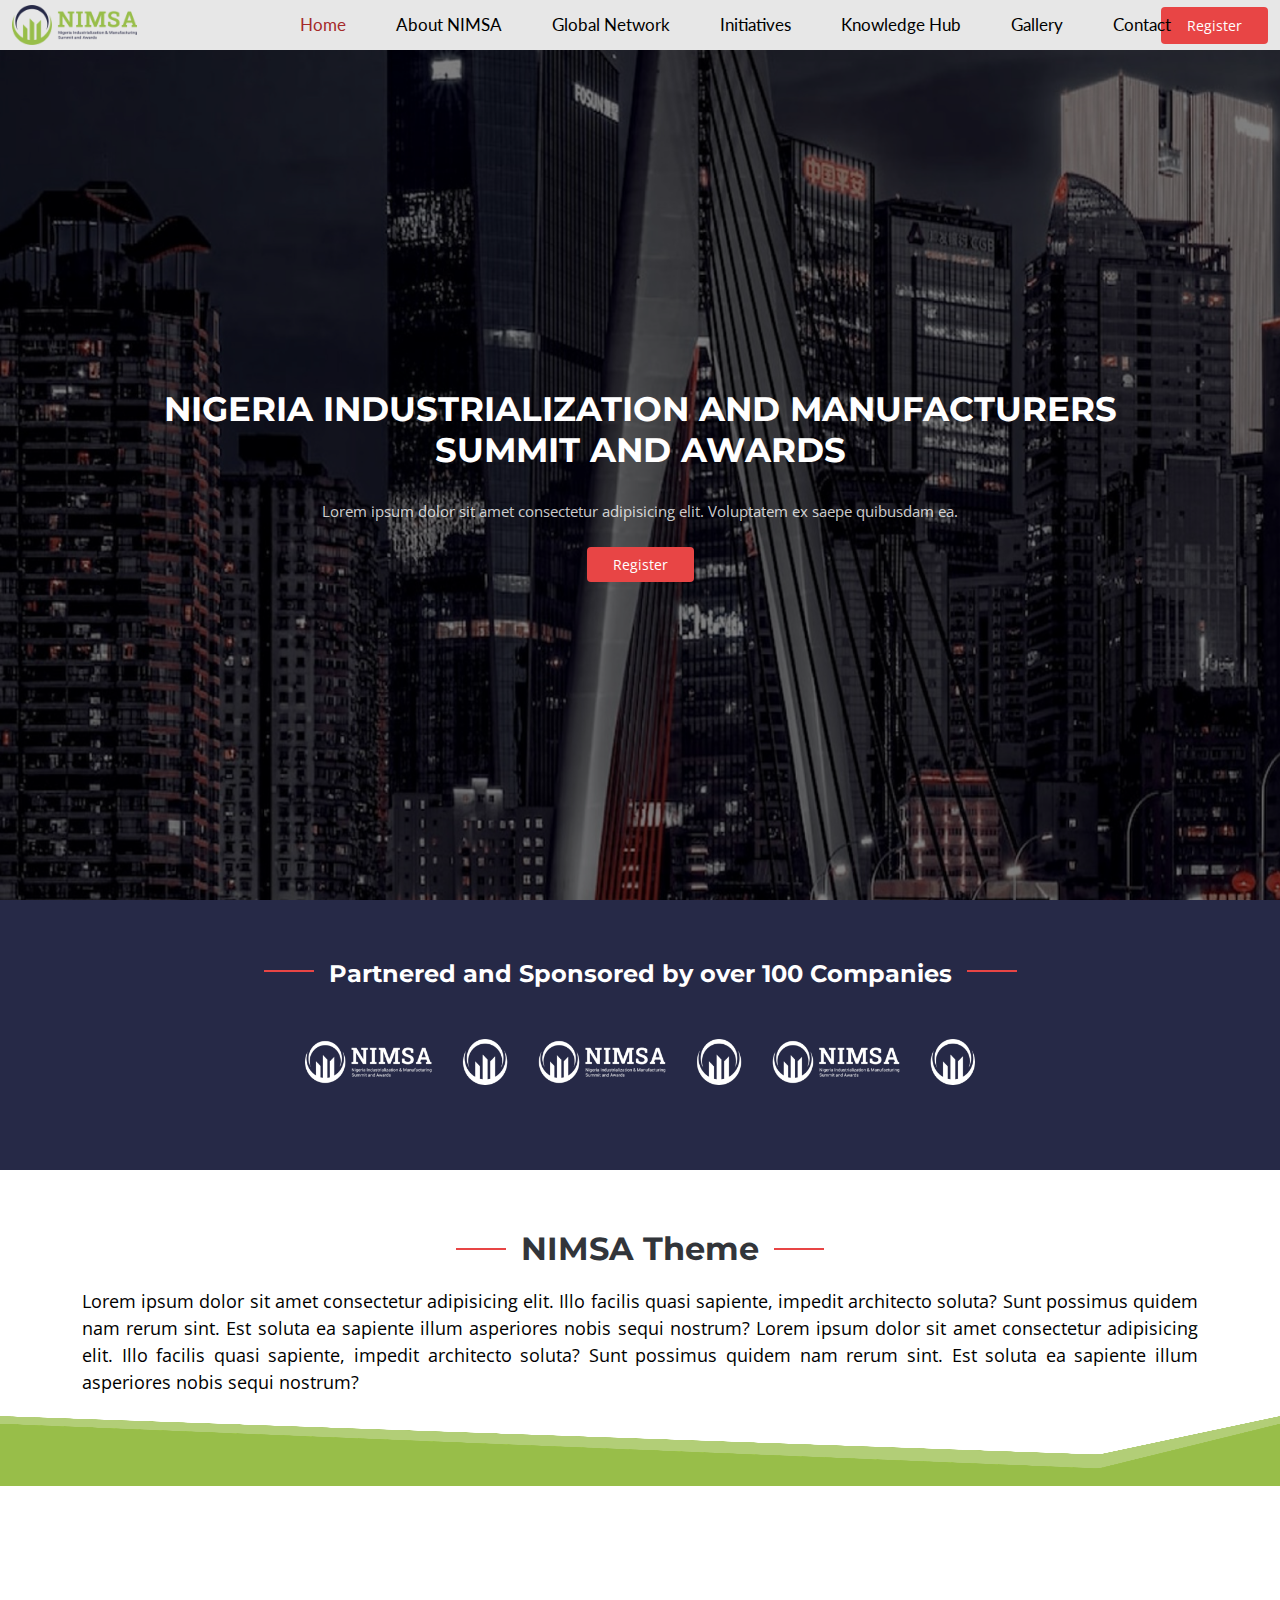
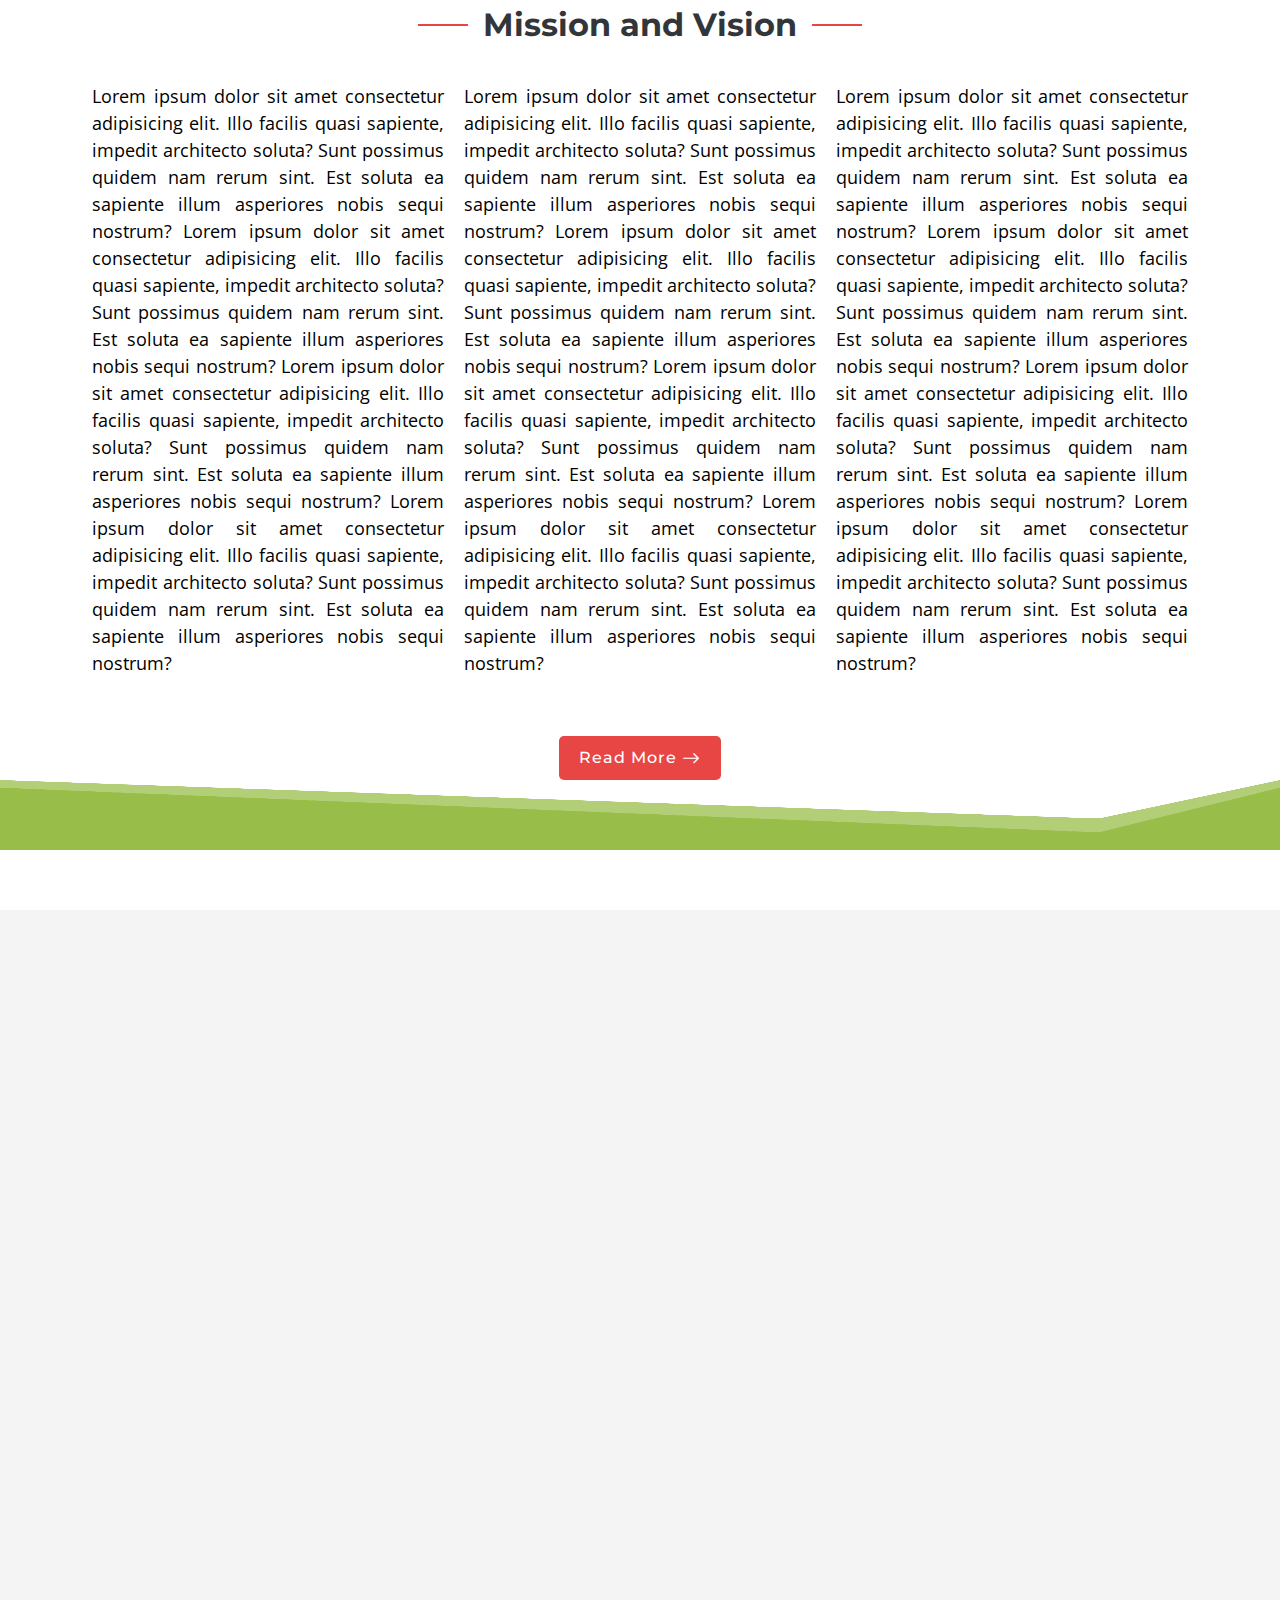
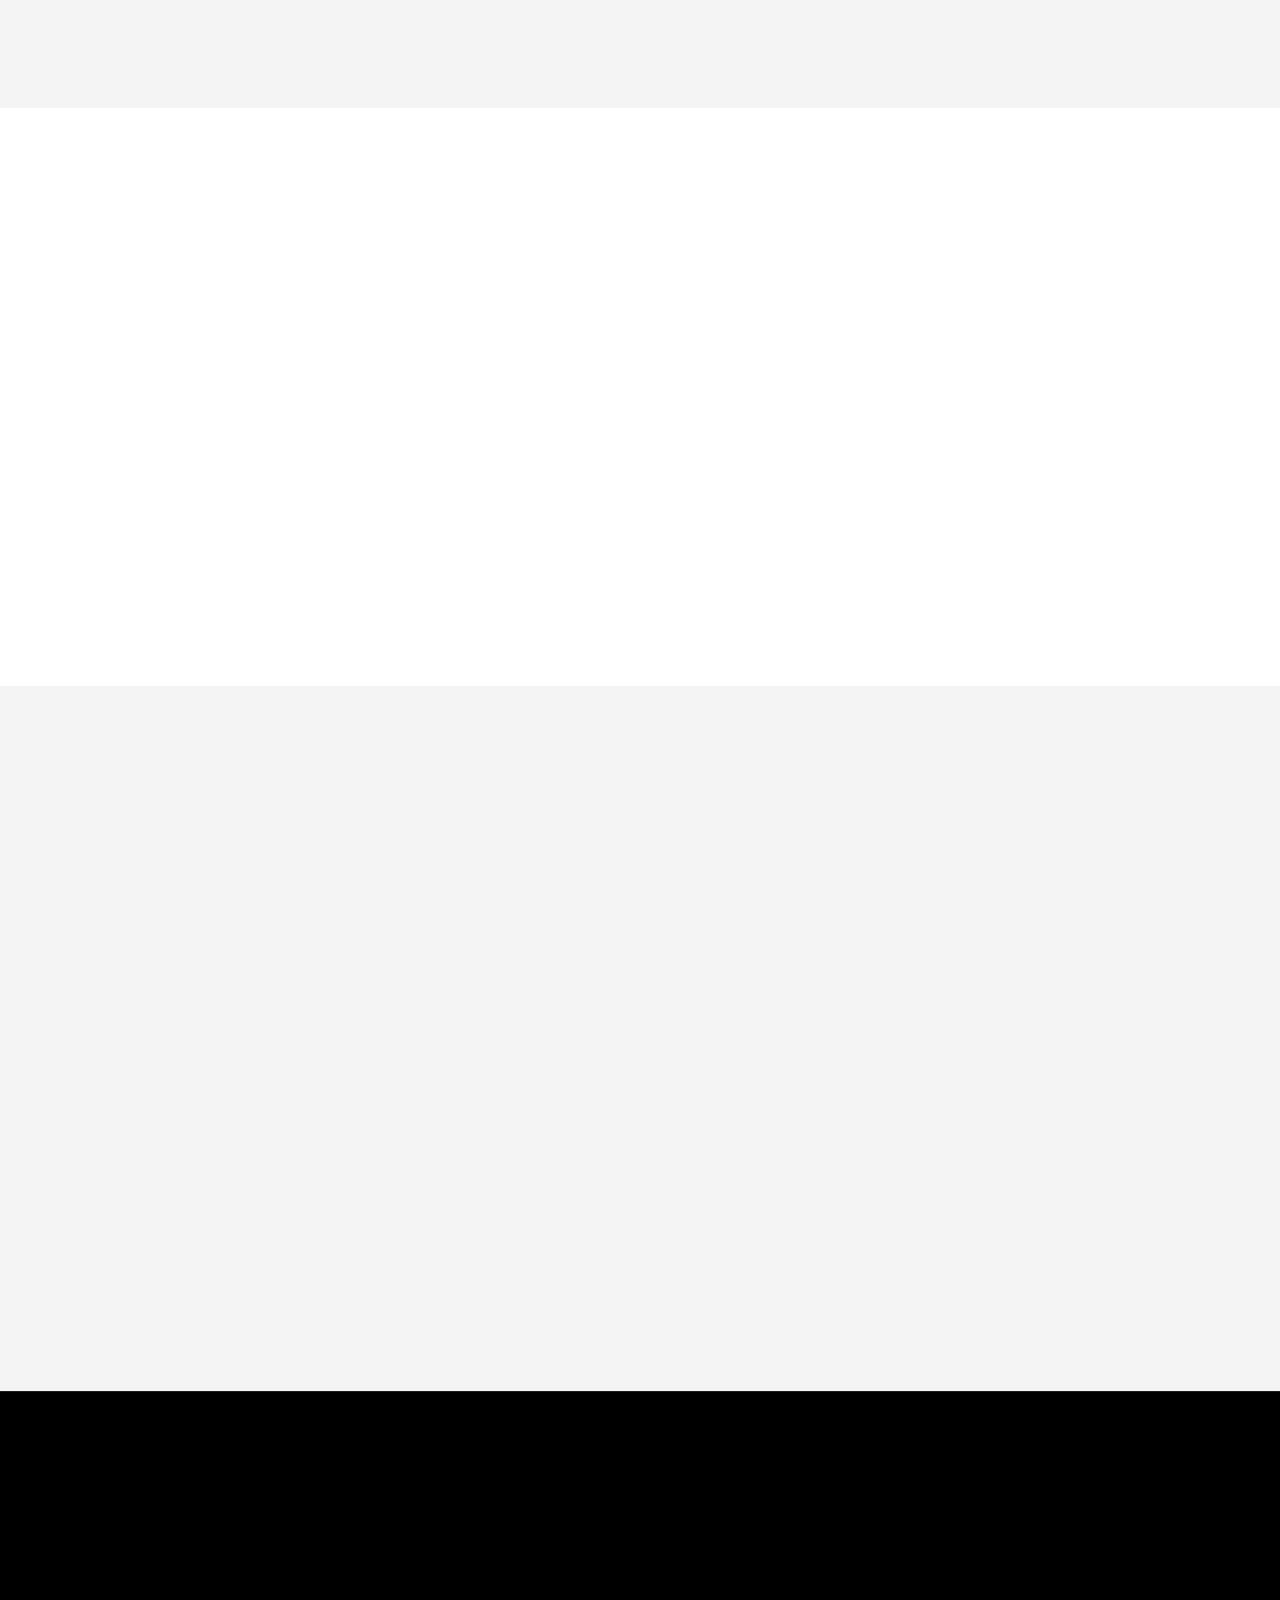
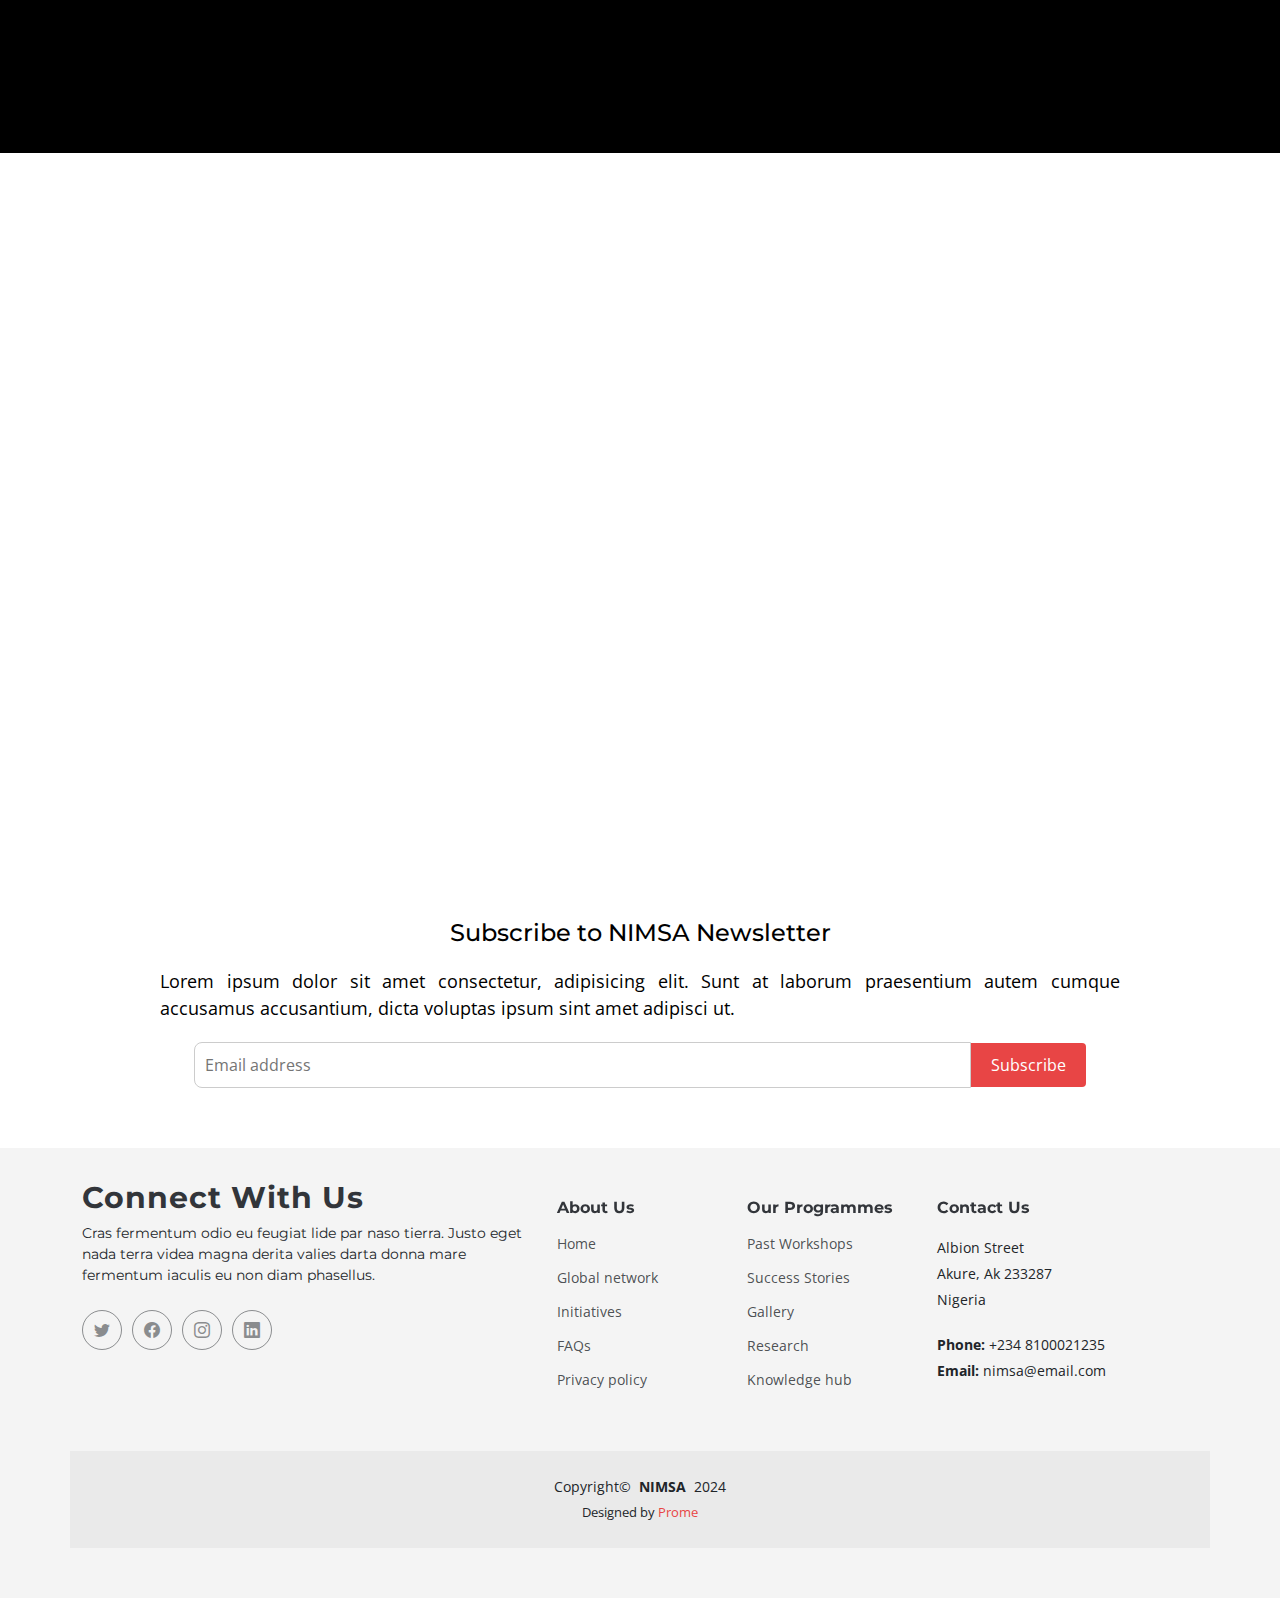
<file: index.html>
<!DOCTYPE html>
<html lang="en">

<head>
  <meta charset="utf-8">
  <meta content="width=device-width, initial-scale=1.0" name="viewport">

  <title>NIMSA | Home</title>
  <meta content="" name="description">
  <meta content="" name="keywords">

  <!-- Favicons -->
  <link href="assets/img/favicon.png" rel="icon">
  <link href="assets/img/apple-touch-icon.png" rel="apple-touch-icon">

  <!-- Fonts -->
  <link href="https://fonts.googleapis.com" rel="preconnect">
  <link href="https://fonts.gstatic.com" rel="preconnect" crossorigin>
  <link href="https://fonts.googleapis.com/css2?family=Open+Sans:ital,wght@0,300;0,400;0,500;0,600;0,700;0,800;1,300;1,400;1,500;1,600;1,700;1,800&family=Montserrat:ital,wght@0,100;0,200;0,300;0,400;0,500;0,600;0,700;0,800;0,900;1,100;1,200;1,300;1,400;1,500;1,600;1,700;1,800;1,900&family=Lato:ital,wght@0,100;0,300;0,400;0,700;0,900;1,100;1,300;1,400;1,700;1,900&display=swap" rel="stylesheet">

  <!-- Vendor CSS Files -->
  <link href="assets/vendor/bootstrap/css/bootstrap.min.css" rel="stylesheet">
  <link href="assets/vendor/bootstrap-icons/bootstrap-icons.css" rel="stylesheet">
  <link href="assets/vendor/glightbox/css/glightbox.min.css" rel="stylesheet">
  <link href="assets/vendor/swiper/swiper-bundle.min.css" rel="stylesheet">
  <link href="assets/vendor/aos/aos.css" rel="stylesheet">

  <!-- Template Main CSS File -->
  <link href="assets/css/main.css" rel="stylesheet">

  <!-- =======================================================
  * Template Name: Append
  * Updated: Jun 20 2023 with Bootstrap v5.3.0
  * Template URL: https://bootstrapmade.com/append-bootstrap-website-template/
  * Author: BootstrapMade.com
  * License: https://bootstrapmade.com/license/
  ======================================================== -->
</head>

<body class="index-page" data-bs-spy="scroll" data-bs-target="#navmenu">

  <!-- ======= Header ======= -->
  <header id="header" class="header fixed-top d-flex align-items-center">
    <div class="container-fluid d-flex align-items-center justify-content-between">

      <a href="index.html" class="logo d-flex align-items-center me-auto me-xl-0">
        <!-- Uncomment the line below if you also wish to use an image logo -->
        <img src="assets/img/logo.png" alt="">
        <!--<h1>Append</h1>-->
        <!-- <span>.</span> -->
      </a>

      <!-- Nav Menu -->
      <nav id="navmenu" class="navmenu">
        <ul data-aos="fade-in" data-aos-delay="150">
          <li><a href="index.html#hero" class="active">Home</a></li>
          <li><a href="index.html#about">About NIMSA</a></li>
          <li><a href="glob-net.html">Global Network</a></li>
          <li><a href="#">Initiatives</a></li>
          <li><a href="k-hub.html">Knowledge Hub</a></li>
          <li><a href="#">Gallery</a></li>
          <li><a href="index.html#contact">Contact</a></li>
        </ul>

        <i class="mobile-nav-toggle d-xl-none bi bi-list"></i>
      </nav><!-- End Nav Menu -->
      <a class="btn-getstarted" href="signup-ex.html">Register</a>

    </div>
  </header><!-- End Header -->

  <main id="main">

    <!-- Hero Section - Home Page -->
    <section id="hero" class="hero">

      <img src="assets/img/hero-bg.jpg" alt="" data-aos="fade-in">

      <div class="container">
        <h2 data-aos="fade-up" data-aos-delay="100">NIGERIA INDUSTRIALIZATION AND MANUFACTURERS</h2>
        <h2 data-aos="fade-up" data-aos-delay="100">SUMMIT AND AWARDS</h2>
        <p data-aos="fade-up" data-aos-delay="200">Lorem ipsum dolor sit amet consectetur 
          adipisicing elit. Voluptatem ex saepe quibusdam ea. </p>
        <div class="container">
          <p data-aos="fade-up" data-aos-delay="250">
            <a class="action" href="index.html#about">Register</a>
          </p>
        </div>
      </div>
      

    </section><!-- End Hero Section -->

    <!--Partner Section-->
    <section class="partner">
      <div class="container section-title">
      <h2>Partnered and Sponsored by over 100 Companies</h2>
      </div>
      <div class="container">
        <img src="assets/img/inner/Nlog.png" alt="">
      </div>
    </section><!-- End Partner Section -->

    <!-- Nimsa Theme Section -->
    <section class="nimsatheme">
      <div class="container section-title1">
        <h2>NIMSA Theme</h2>
      </div>
        <div class="container">
          <p>
            Lorem ipsum dolor sit amet consectetur adipisicing elit. 
            Illo facilis quasi sapiente, impedit architecto soluta? Sunt 
            possimus quidem nam rerum sint. Est soluta ea sapiente illum 
            asperiores nobis sequi nostrum? 
            Lorem ipsum dolor sit amet consectetur adipisicing elit. 
            Illo facilis quasi sapiente, impedit architecto soluta? Sunt 
            possimus quidem nam rerum sint. Est soluta ea sapiente illum 
            asperiores nobis sequi nostrum?
          </p>
        </div>
      <img class="image2" src="assets/img/inner/bg2.png" alt="">
    </section><!-- End Nimsa Theme Section-->

    <!-- Mission N Vision Section -->
    <section class="missiontheme">
           
      <div class="container">
        <div class="container section-title1">
          <h2>Mission and Vision</h2>
        </div>
        <div class="three-columns">
          <div class="columny">
            <p>
              Lorem ipsum dolor sit amet consectetur adipisicing elit. 
          Illo facilis quasi sapiente, impedit architecto soluta? Sunt 
          possimus quidem nam rerum sint. Est soluta ea sapiente illum 
          asperiores nobis sequi nostrum? 
          Lorem ipsum dolor sit amet consectetur adipisicing elit. 
          Illo facilis quasi sapiente, impedit architecto soluta? Sunt 
          possimus quidem nam rerum sint. Est soluta ea sapiente illum 
          asperiores nobis sequi nostrum?
          Lorem ipsum dolor sit amet consectetur adipisicing elit. 
          Illo facilis quasi sapiente, impedit architecto soluta? Sunt 
          possimus quidem nam rerum sint. Est soluta ea sapiente illum 
          asperiores nobis sequi nostrum? 
          Lorem ipsum dolor sit amet consectetur adipisicing elit. 
          Illo facilis quasi sapiente, impedit architecto soluta? Sunt 
          possimus quidem nam rerum sint. Est soluta ea sapiente illum 
          asperiores nobis sequi nostrum?
            </p>
          </div>
          <div class="columny">
            <p>
              Lorem ipsum dolor sit amet consectetur adipisicing elit. 
          Illo facilis quasi sapiente, impedit architecto soluta? Sunt 
          possimus quidem nam rerum sint. Est soluta ea sapiente illum 
          asperiores nobis sequi nostrum? 
          Lorem ipsum dolor sit amet consectetur adipisicing elit. 
          Illo facilis quasi sapiente, impedit architecto soluta? Sunt 
          possimus quidem nam rerum sint. Est soluta ea sapiente illum 
          asperiores nobis sequi nostrum?
          Lorem ipsum dolor sit amet consectetur adipisicing elit. 
          Illo facilis quasi sapiente, impedit architecto soluta? Sunt 
          possimus quidem nam rerum sint. Est soluta ea sapiente illum 
          asperiores nobis sequi nostrum? 
          Lorem ipsum dolor sit amet consectetur adipisicing elit. 
          Illo facilis quasi sapiente, impedit architecto soluta? Sunt 
          possimus quidem nam rerum sint. Est soluta ea sapiente illum 
          asperiores nobis sequi nostrum?
            </p>
          </div>
          <div class="columny">
            <p>
              Lorem ipsum dolor sit amet consectetur adipisicing elit. 
          Illo facilis quasi sapiente, impedit architecto soluta? Sunt 
          possimus quidem nam rerum sint. Est soluta ea sapiente illum 
          asperiores nobis sequi nostrum? 
          Lorem ipsum dolor sit amet consectetur adipisicing elit. 
          Illo facilis quasi sapiente, impedit architecto soluta? Sunt 
          possimus quidem nam rerum sint. Est soluta ea sapiente illum 
          asperiores nobis sequi nostrum?
          Lorem ipsum dolor sit amet consectetur adipisicing elit. 
          Illo facilis quasi sapiente, impedit architecto soluta? Sunt 
          possimus quidem nam rerum sint. Est soluta ea sapiente illum 
          asperiores nobis sequi nostrum? 
          Lorem ipsum dolor sit amet consectetur adipisicing elit. 
          Illo facilis quasi sapiente, impedit architecto soluta? Sunt 
          possimus quidem nam rerum sint. Est soluta ea sapiente illum 
          asperiores nobis sequi nostrum?
            </p>
          </div>
        </div>
        <div class="container">
          <a href="#" class="read-more"><span>Read More</span><i class="bi bi-arrow-right"></i></a>
        </div>
      </div>
    </div>
        
      <img class="image2" src="assets/img/inner/bg2.png" alt="">
    </section><!-- End Mission N Vision Section-->
    
    <!-- About Section - Home Page -->
    <section id="about" class="about">

      <div class="container" data-aos="fade-up" data-aos-delay="100">
        <div class="row align-items-xl-center gy-5">

          <div class="col-xl-5 content">
            <h3>About NIMSA</h3>
            <h2>Lorem ipsum dolor calor dolor rubor dalor</h2>
            <p>
              Welcome to our platform dedicated to shining a 
              spotlight on exceptional entrepreneurs who are driving innovation, 
              creating jobs, and making a positive impact on society. 
              Our mission is to recognize and celebrate the remarkable 
              achievements of these visionary leaders who inspire and 
              transform the world of business.
            </p>
            <a href="#" class="read-more"><span>Read More</span><i class="bi bi-arrow-right"></i></a>
          </div>

          <div class="col-xl-7">
            <div class="row gy-4 icon-boxes">

              <div class="col-md-6" data-aos="fade-up" data-aos-delay="200">
                <div class="icon-box">
                  <i class="bi bi-buildings"></i>
                  <h3>Eius provident</h3>
                  <p>Magni repellendus vel ullam hic officia accusantium ipsa dolor omnis dolor voluptatem</p>
                </div>
              </div> <!-- End Icon Box -->

              <div class="col-md-6" data-aos="fade-up" data-aos-delay="300">
                <div class="icon-box">
                  <i class="bi bi-clipboard-pulse"></i>
                  <h3>Rerum aperiam</h3>
                  <p>Autem saepe animi et aut aspernatur culpa facere. Rerum saepe rerum voluptates quia</p>
                </div>
              </div> <!-- End Icon Box -->

              <div class="col-md-6" data-aos="fade-up" data-aos-delay="400">
                <div class="icon-box">
                  <i class="bi bi-command"></i>
                  <h3>Veniam omnis</h3>
                  <p>Omnis perferendis molestias culpa sed. Recusandae quas possimus. Quod consequatur corrupti</p>
                </div>
              </div> <!-- End Icon Box -->

              <div class="col-md-6" data-aos="fade-up" data-aos-delay="500">
                <div class="icon-box">
                  <i class="bi bi-graph-up-arrow"></i>
                  <h3>Delares sapiente</h3>
                  <p>Sint et dolor voluptas minus possimus nostrum. Reiciendis commodi eligendi omnis quideme lorenda</p>
                </div>
              </div> <!-- End Icon Box -->

            </div>
          </div>

        </div>
      </div>

    </section><!-- End About Section -->

    
    
    <!-- Faq Section - Home Page -->
    <section id="faq" class="faq">

      <div class="container">

        <div class="row gy-4">

          <div class="col-lg-4" data-aos="fade-up" data-aos-delay="100">
            <div class="content px-xl-5">
              <h3><span>Frequently Asked </span><strong>Questions</strong></h3>
              <p>
                Lorem ipsum dolor sit amet, consectetur adipiscing elit, sed do eiusmod tempor incididunt ut labore et dolore magna aliqua. Duis aute irure dolor in reprehenderit
              </p>
            </div>
          </div>

          <div class="col-lg-8" data-aos="fade-up" data-aos-delay="200">

            <div class="faq-container">
              <div class="faq-item faq-active">
                <h3><span class="num">1.</span> <span>What is NIMSA?</span></h3>
                <div class="faq-content">
                  <p>Feugiat pretium nibh ipsum consequat. Tempus iaculis urna id volutpat lacus laoreet non curabitur gravida. Venenatis lectus magna fringilla urna porttitor rhoncus dolor purus non.</p>
                </div>
                <i class="faq-toggle bi bi-chevron-right"></i>
              </div><!-- End Faq item-->

              <div class="faq-item">
                <h3><span class="num">2.</span> <span>Why NIMSA?</span></h3>
                <div class="faq-content">
                  <p>Dolor sit amet consectetur adipiscing elit pellentesque habitant morbi. Id interdum velit laoreet id donec ultrices. Fringilla phasellus faucibus scelerisque eleifend donec pretium. Est pellentesque elit ullamcorper dignissim. Mauris ultrices eros in cursus turpis massa tincidunt dui.</p>
                </div>
                <i class="faq-toggle bi bi-chevron-right"></i>
              </div><!-- End Faq item-->

              <div class="faq-item">
                <h3><span class="num">3.</span> <span>How to Register?</span></h3>
                <div class="faq-content">
                  <p>Eleifend mi in nulla posuere sollicitudin aliquam ultrices sagittis orci. Faucibus pulvinar elementum integer enim. Sem nulla pharetra diam sit amet nisl suscipit. Rutrum tellus pellentesque eu tincidunt. Lectus urna duis convallis convallis tellus. Urna molestie at elementum eu facilisis sed odio morbi quis</p>
                </div>
                <i class="faq-toggle bi bi-chevron-right"></i>
              </div><!-- End Faq item-->

              <div class="faq-item">
                <h3><span class="num">4.</span> <span>How to contribute?</span></h3>
                <div class="faq-content">
                  <p>Dolor sit amet consectetur adipiscing elit pellentesque habitant morbi. Id interdum velit laoreet id donec ultrices. Fringilla phasellus faucibus scelerisque eleifend donec pretium. Est pellentesque elit ullamcorper dignissim. Mauris ultrices eros in cursus turpis massa tincidunt dui.</p>
                </div>
                <i class="faq-toggle bi bi-chevron-right"></i>
              </div><!-- End Faq item-->

              <div class="faq-item">
                <h3><span class="num">5.</span> <span>How to connect?</span></h3>
                <div class="faq-content">
                  <p>Molestie a iaculis at erat pellentesque adipiscing commodo. Dignissim suspendisse in est ante in. Nunc vel risus commodo viverra maecenas accumsan. Sit amet nisl suscipit adipiscing bibendum est. Purus gravida quis blandit turpis cursus in</p>
                </div>
                <i class="faq-toggle bi bi-chevron-right"></i>
              </div><!-- End Faq item-->

            </div>

          </div>
        </div>

      </div>

    </section><!-- End Faq Section -->

    <!-- Team Section - Home Page -->
    <section id="team" class="team">

      <!--  Section Title -->
      <div class="container section-title" data-aos="fade-up">
        <h2>Keynote Speakers</h2>
      </div><!-- End Section Title -->

      <div class="container">

        <div class="row gy-5">

          <div class="col-lg-4 col-md-6 member" data-aos="fade-up" data-aos-delay="100">
            <div class="member-img">
              <img src="assets/img/team/team-1.jpg" class="img-fluid" alt="">
              <div class="social">
                <a href="#"><i class="bi bi-twitter"></i></a>
                <a href="#"><i class="bi bi-facebook"></i></a>
                <a href="#"><i class="bi bi-instagram"></i></a>
                <a href="#"><i class="bi bi-linkedin"></i></a>
              </div>
            </div>
            <div class="member-info text-center">
              <h4>Walter White</h4>
              <span>CEO Acorn Enterprise - New York, USA</span>
              <p>Aliquam iure quaerat voluptatem praesentium possimus unde laudantium vel dolorum distinctio dire flow</p>
            </div>
          </div><!-- End Team Member -->

          <div class="col-lg-4 col-md-6 member" data-aos="fade-up" data-aos-delay="200">
            <div class="member-img">
              <img src="assets/img/team/team-2.jpg" class="img-fluid" alt="">
              <div class="social">
                <a href="#"><i class="bi bi-twitter"></i></a>
                <a href="#"><i class="bi bi-facebook"></i></a>
                <a href="#"><i class="bi bi-instagram"></i></a>
                <a href="#"><i class="bi bi-linkedin"></i></a>
              </div>
            </div>
            <div class="member-info text-center">
              <h4>Sarah Jhonson</h4>
              <span>CEO Blithe Fashion - Ontario, Canada</span>
              <p>Labore ipsam sit consequatur exercitationem rerum laboriosam laudantium aut quod dolores exercitationem ut</p>
            </div>
          </div><!-- End Team Member -->

          <div class="col-lg-4 col-md-6 member" data-aos="fade-up" data-aos-delay="300">
            <div class="member-img">
              <img src="assets/img/team/team-3.jpg" class="img-fluid" alt="">
              <div class="social">
                <a href="#"><i class="bi bi-twitter"></i></a>
                <a href="#"><i class="bi bi-facebook"></i></a>
                <a href="#"><i class="bi bi-instagram"></i></a>
                <a href="#"><i class="bi bi-linkedin"></i></a>
              </div>
            </div>
            <div class="member-info text-center">
              <h4>William Anderson</h4>
              <span>CEO Green Energy - Johannesburg, South Africa</span>
              <p>Illum minima ea autem doloremque ipsum quidem quas aspernatur modi ut praesentium vel tque sed facilis at qui</p>
            </div>
          </div><!-- End Team Member -->

          
      </div>

    </section><!-- End Team Section -->

    <!-- Call-to-action Section - Home Page -->
    <section id="call-to-action" class="call-to-action">

      <img src="assets/img/cta-bg.jpg" alt="">

      <div class="container">
        <div class="row justify-content-center" data-aos="zoom-in" data-aos-delay="100">
          <div class="col-xl-10">
            <div class="text-center">
              <h3>Countdown to NIMSA</h3>
              <p>Excepteur sint occaecat cupidatat non proident, sunt in culpa qui officia 
                deserunt mollit anim id est laborum
                Duis aute irure dolor in reprehenderit in voluptate 
                velit esse cillum dolore eu fugiat nulla pariatur. 
                Excepteur sint occaecat cupidatat non proident, sunt in culpa.</p>
              <a class="cta-btn" href="#">33 : 33 : 33</a>
            </div>
          </div>
        </div>
      </div>

    </section><!-- End Call-to-action Section -->

    <!-- Recent-posts Section - Home Page -->
    <section id="recent-posts" class="recent-posts">

      <!--  Section Title -->
      <div class="container section-title" data-aos="fade-up">
        <h2>Recent Posts</h2>
        <p>Necessitatibus eius consequatur ex aliquid fuga eum quidem sint consectetur velit</p>
      </div><!-- End Section Title -->

      <div class="container">

        <div class="row gy-4">

          <div class="col-xl-4 col-md-6" data-aos="fade-up" data-aos-delay="100">
            <article>

              <div class="post-img">
                <img src="assets/img/blog/biz.jpg" alt="" class="img-fluid">
              </div>

              <p class="post-category">Finance</p>

              <h2 class="title">
                <a href="#">Dolorum optio tempore voluptas dignissimos</a>
              </h2>

              <div class="d-flex align-items-center">
                <img src="assets/img/blog/ba_2.jpg" alt="" class="img-fluid post-author-img flex-shrink-0">
                <div class="post-meta">
                  <p class="post-author">Abodunrin Abosede</p>
                  <p class="post-date">
                    <time datetime="2022-01-01">August 11, 2023</time>
                  </p>
                </div>
              </div>

            </article>
          </div><!-- End post list item -->

          <div class="col-xl-4 col-md-6" data-aos="fade-up" data-aos-delay="200">
            <article>

              <div class="post-img">
                <img src="assets/img/blog/agric.jpg" alt="" class="img-fluid">
              </div>

              <p class="post-category">Agriculture</p>

              <h2 class="title">
                <a href="#">Nisi magni odit consequatur autem nulla dolorem</a>
              </h2>

              <div class="d-flex align-items-center">
                <img src="assets/img/blog/ba_1.jpg" alt="" class="img-fluid post-author-img flex-shrink-0">
                <div class="post-meta">
                  <p class="post-author">Allan Xuma</p>
                  <p class="post-date">
                    <time datetime="2022-01-01">Sept 5, 2023</time>
                  </p>
                </div>
              </div>

            </article>
          </div><!-- End post list item -->

          <div class="col-xl-4 col-md-6" data-aos="fade-up" data-aos-delay="300">
            <article>

              <div class="post-img">
                <img src="assets/img/blog/elect.jpg" alt="" class="img-fluid">
              </div>

              <p class="post-category">Energy</p>

              <h2 class="title">
                <a href="#">Possimus soluta ut id suscipit ea ut in quo quia et soluta</a>
              </h2>

              <div class="d-flex align-items-center">
                <img src="assets/img/blog/ba_3.jpg" alt="" class="img-fluid post-author-img flex-shrink-0">
                <div class="post-meta">
                  <p class="post-author">Amina Marwan</p>
                  <p class="post-date">
                    <time datetime="2022-01-01">Jul 22, 2023</time>
                  </p>
                </div>
              </div>

            </article>
          </div><!-- End post list item -->

        </div><!-- End recent posts list -->

      </div>

    </section><!-- End Recent-posts Section -->

    <!-- Subscribe Section -->
    <section class="subscribe">
      <div class="container section-title1">
        <h4>Subscribe to NIMSA Newsletter</h4>
        <p>Lorem ipsum dolor sit amet consectetur, adipisicing elit. 
          Sunt at laborum praesentium autem cumque accusamus accusantium, 
          dicta voluptas ipsum sint amet adipisci ut. 
        </p>
          <div class="input-container">
            <input type="text" placeholder="Email address" />
            <button type="submit">Subscribe</button>
          </div>
      </div>
        
    </section><!-- End Subscribe Section-->

  </main>

  <!-- ======= Footer ======= -->
  <footer id="footer" class="footer">

    <div class="container footer-top">
      <div class="row gy-4">
        <div class="col-lg-5 col-md-12 footer-about">
          <a href="index.html" class="logo d-flex align-items-center">
            <span>Connect With Us</span>
          </a>
          <p>Cras fermentum odio eu feugiat lide par naso tierra. Justo eget nada terra videa magna derita valies darta donna mare fermentum iaculis eu non diam phasellus.</p>
          <div class="social-links d-flex mt-4">
            <a href=""><i class="bi bi-twitter"></i></a>
            <a href=""><i class="bi bi-facebook"></i></a>
            <a href=""><i class="bi bi-instagram"></i></a>
            <a href=""><i class="bi bi-linkedin"></i></a>
          </div>
        </div>

        <div class="col-lg-2 col-6 footer-links">
          <h4>About Us</h4>
          <ul>
            <li><a href="index.html">Home</a></li>
            <li><a href="glob-net.html">Global network</a></li>
            <li><a href="#">Initiatives</a></li>
            <li><a href="index.html#faq">FAQs</a></li>
            <li><a href="#">Privacy policy</a></li>
          </ul>
        </div>

        <div class="col-lg-2 col-6 footer-links">
          <h4>Our Programmes</h4>
          <ul>
            <li><a href="#">Past Workshops</a></li>
            <li><a href="#">Success Stories</a></li>
            <li><a href="#">Gallery</a></li>
            <li><a href="#">Research</a></li>
            <li><a href="k-hub.html">Knowledge hub</a></li>
          </ul>
        </div>

        <div class="col-lg-3 col-md-12 footer-contact text-center text-md-start">
          <h4>Contact Us</h4>
          <p>Albion Street</p>
          <p>Akure, Ak 233287</p>
          <p>Nigeria</p>
          <p class="mt-4"><strong>Phone:</strong> <span>+234 8100021235</span></p>
          <p><strong>Email:</strong> <span>nimsa@email.com</span></p>
        </div>

      </div>
    </div>

    <div class="container copyright text-center mt-4">
      <p> <span>Copyright</span>&copy; <strong class="px-1">NIMSA</strong> <span>2024</span></p>
      <div class="credits">
        <!-- All the links in the footer should remain intact. -->
        <!-- You can delete the links only if you've purchased the pro version. -->
        <!-- Licensing information: https://bootstrapmade.com/license/ -->
        <!-- Purchase the pro version with working PHP/AJAX contact form: [buy-url] -->
        Designed by <a href="#">Prome</a>
      </div>
    </div>

  </footer><!-- End Footer -->

  <!-- Scroll Top Button -->
  <a href="#" id="scroll-top" class="scroll-top d-flex align-items-center justify-content-center"><i class="bi bi-arrow-up-short"></i></a>

  <!-- Preloader -->
  <div id="preloader">
    <div></div>
    <div></div>
    <div></div>
    <div></div>
  </div>

  <!-- Vendor JS Files -->
  <script src="assets/vendor/bootstrap/js/bootstrap.bundle.min.js"></script>
  <script src="assets/vendor/glightbox/js/glightbox.min.js"></script>
  <script src="assets/vendor/purecounter/purecounter_vanilla.js"></script>
  <script src="assets/vendor/isotope-layout/isotope.pkgd.min.js"></script>
  <script src="assets/vendor/swiper/swiper-bundle.min.js"></script>
  <script src="assets/vendor/aos/aos.js"></script>
  <script src="assets/vendor/php-email-form/validate.js"></script>

  <!-- Template Main JS File -->
  <script src="assets/js/main.js"></script>

</body>

</html>
</file>
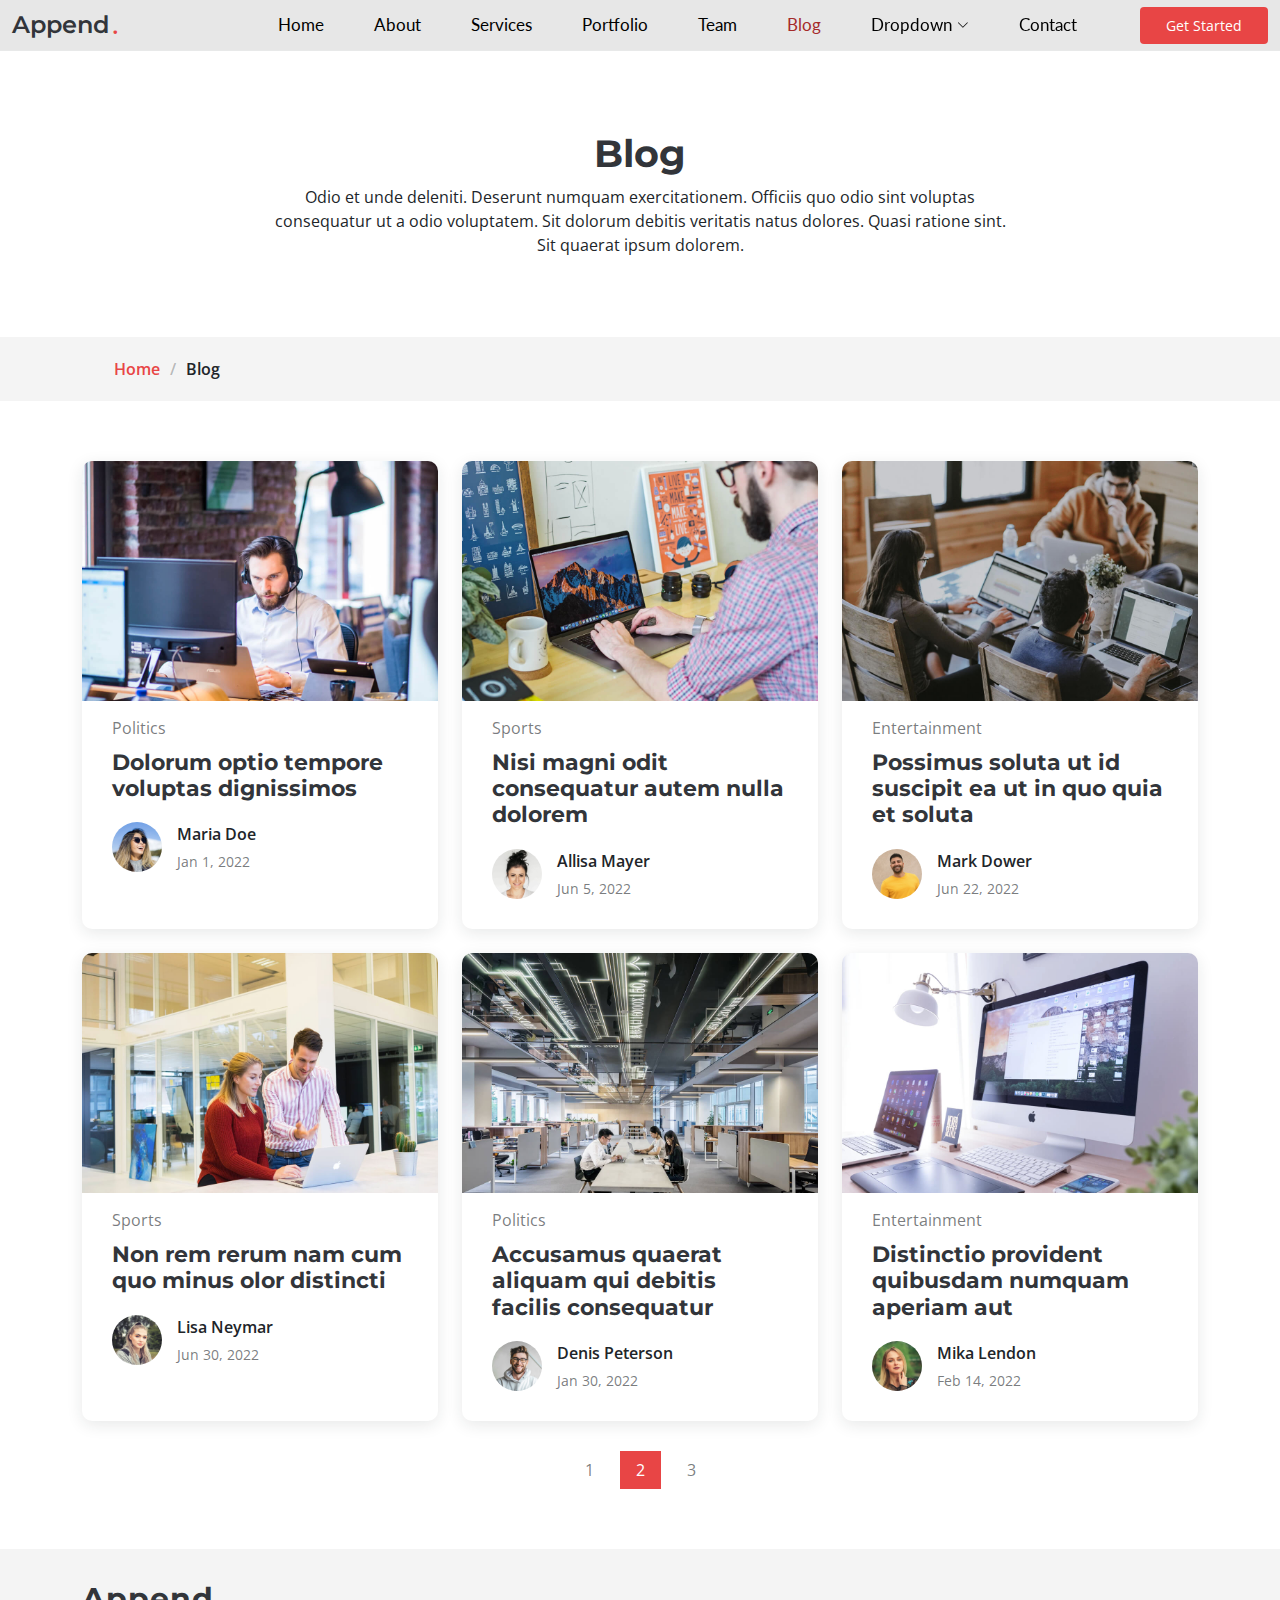
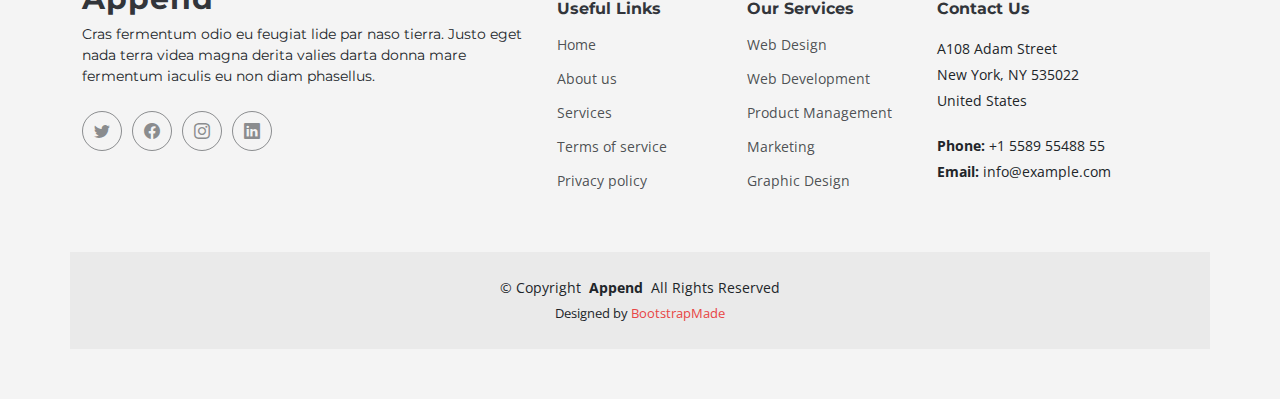
<file: blog.html>
<!DOCTYPE html>
<html lang="en">

<head>
  <meta charset="utf-8">
  <meta content="width=device-width, initial-scale=1.0" name="viewport">

  <title>Blog - Append Bootstrap Temlate</title>
  <meta content="" name="description">
  <meta content="" name="keywords">

  <!-- Favicons -->
  <link href="assets/img/favicon.png" rel="icon">
  <link href="assets/img/apple-touch-icon.png" rel="apple-touch-icon">

  <!-- Fonts -->
  <link href="https://fonts.googleapis.com" rel="preconnect">
  <link href="https://fonts.gstatic.com" rel="preconnect" crossorigin>
  <link href="https://fonts.googleapis.com/css2?family=Open+Sans:ital,wght@0,300;0,400;0,500;0,600;0,700;0,800;1,300;1,400;1,500;1,600;1,700;1,800&family=Montserrat:ital,wght@0,100;0,200;0,300;0,400;0,500;0,600;0,700;0,800;0,900;1,100;1,200;1,300;1,400;1,500;1,600;1,700;1,800;1,900&family=Lato:ital,wght@0,100;0,300;0,400;0,700;0,900;1,100;1,300;1,400;1,700;1,900&display=swap" rel="stylesheet">

  <!-- Vendor CSS Files -->
  <link href="assets/vendor/bootstrap/css/bootstrap.min.css" rel="stylesheet">
  <link href="assets/vendor/bootstrap-icons/bootstrap-icons.css" rel="stylesheet">
  <link href="assets/vendor/glightbox/css/glightbox.min.css" rel="stylesheet">
  <link href="assets/vendor/swiper/swiper-bundle.min.css" rel="stylesheet">
  <link href="assets/vendor/aos/aos.css" rel="stylesheet">

  <!-- Template Main CSS File -->
  <link href="assets/css/main.css" rel="stylesheet">

  <!-- =======================================================
  * Template Name: Append
  * Updated: Jun 20 2023 with Bootstrap v5.3.0
  * Template URL: https://bootstrapmade.com/append-bootstrap-website-template/
  * Author: BootstrapMade.com
  * License: https://bootstrapmade.com/license/
  ======================================================== -->
</head>

<body class="blog-page" data-bs-spy="scroll" data-bs-target="#navmenu">

  <!-- ======= Header ======= -->
  <header id="header" class="header sticky-top d-flex align-items-center">
    <div class="container-fluid d-flex align-items-center justify-content-between">

      <a href="index.html" class="logo d-flex align-items-center me-auto me-xl-0">
        <!-- Uncomment the line below if you also wish to use an image logo -->
        <!-- <img src="assets/img/logo.png" alt=""> -->
        <h1>Append</h1>
        <span>.</span>
      </a>

      <!-- Nav Menu -->
      <nav id="navmenu" class="navmenu">
        <ul>
          <li><a href="index.html#hero">Home</a></li>
          <li><a href="index.html#about">About</a></li>
          <li><a href="index.html#services">Services</a></li>
          <li><a href="index.html#portfolio">Portfolio</a></li>
          <li><a href="index.html#team">Team</a></li>
          <li><a href="blog.html" class="active">Blog</a></li>
          <li class="dropdown has-dropdown"><a href="#"><span>Dropdown</span> <i class="bi bi-chevron-down"></i></a>
            <ul class="dd-box-shadow">
              <li><a href="#">Dropdown 1</a></li>
              <li class="dropdown has-dropdown"><a href="#"><span>Deep Dropdown</span> <i class="bi bi-chevron-down"></i></a>
                <ul class="dd-box-shadow">
                  <li><a href="#">Deep Dropdown 1</a></li>
                  <li><a href="#">Deep Dropdown 2</a></li>
                  <li><a href="#">Deep Dropdown 3</a></li>
                  <li><a href="#">Deep Dropdown 4</a></li>
                  <li><a href="#">Deep Dropdown 5</a></li>
                </ul>
              </li>
              <li><a href="#">Dropdown 2</a></li>
              <li><a href="#">Dropdown 3</a></li>
              <li><a href="#">Dropdown 4</a></li>
            </ul>
          </li>
          <li><a href="index.html#contact">Contact</a></li>
        </ul>

        <i class="mobile-nav-toggle d-xl-none bi bi-list"></i>
      </nav><!-- End Nav Menu -->

      <a class="btn-getstarted" href="index.html#about">Get Started</a>

    </div>
  </header><!-- End Header -->

  <main id="main">

    <!-- Blog Page Title & Breadcrumbs -->
    <div data-aos="fade" class="page-title">
      <div class="heading">
        <div class="container">
          <div class="row d-flex justify-content-center text-center">
            <div class="col-lg-8">
              <h1>Blog</h1>
              <p class="mb-0">Odio et unde deleniti. Deserunt numquam exercitationem. Officiis quo odio sint voluptas consequatur ut a odio voluptatem. Sit dolorum debitis veritatis natus dolores. Quasi ratione sint. Sit quaerat ipsum dolorem.</p>
            </div>
          </div>
        </div>
      </div>
      <nav class="breadcrumbs">
        <div class="container">
          <ol>
            <li><a href="index.html">Home</a></li>
            <li class="current">Blog</li>
          </ol>
        </div>
      </nav>
    </div><!-- End Page Title -->

    <!-- Blog Section - Blog Page -->
    <section id="blog" class="blog">

      <div class="container" data-aos="fade-up" data-aos-delay="100">

        <div class="row gy-4 posts-list">

          <div class="col-xl-4 col-lg-6">
            <article>

              <div class="post-img">
                <img src="assets/img/blog/blog-1.jpg" alt="" class="img-fluid">
              </div>

              <p class="post-category">Politics</p>

              <h2 class="title">
                <a href="blog-details.html">Dolorum optio tempore voluptas dignissimos</a>
              </h2>

              <div class="d-flex align-items-center">
                <img src="assets/img/blog/blog-author.jpg" alt="" class="img-fluid post-author-img flex-shrink-0">
                <div class="post-meta">
                  <p class="post-author">Maria Doe</p>
                  <p class="post-date">
                    <time datetime="2022-01-01">Jan 1, 2022</time>
                  </p>
                </div>
              </div>

            </article>
          </div><!-- End post list item -->

          <div class="col-xl-4 col-lg-6">
            <article>

              <div class="post-img">
                <img src="assets/img/blog/blog-2.jpg" alt="" class="img-fluid">
              </div>

              <p class="post-category">Sports</p>

              <h2 class="title">
                <a href="blog-details.html">Nisi magni odit consequatur autem nulla dolorem</a>
              </h2>

              <div class="d-flex align-items-center">
                <img src="assets/img/blog/blog-author-2.jpg" alt="" class="img-fluid post-author-img flex-shrink-0">
                <div class="post-meta">
                  <p class="post-author">Allisa Mayer</p>
                  <p class="post-date">
                    <time datetime="2022-01-01">Jun 5, 2022</time>
                  </p>
                </div>
              </div>

            </article>
          </div><!-- End post list item -->

          <div class="col-xl-4 col-lg-6">
            <article>

              <div class="post-img">
                <img src="assets/img/blog/blog-3.jpg" alt="" class="img-fluid">
              </div>

              <p class="post-category">Entertainment</p>

              <h2 class="title">
                <a href="blog-details.html">Possimus soluta ut id suscipit ea ut in quo quia et soluta</a>
              </h2>

              <div class="d-flex align-items-center">
                <img src="assets/img/blog/blog-author-3.jpg" alt="" class="img-fluid post-author-img flex-shrink-0">
                <div class="post-meta">
                  <p class="post-author">Mark Dower</p>
                  <p class="post-date">
                    <time datetime="2022-01-01">Jun 22, 2022</time>
                  </p>
                </div>
              </div>

            </article>
          </div><!-- End post list item -->

          <div class="col-xl-4 col-lg-6">
            <article>

              <div class="post-img">
                <img src="assets/img/blog/blog-4.jpg" alt="" class="img-fluid">
              </div>

              <p class="post-category">Sports</p>

              <h2 class="title">
                <a href="blog-details.html">Non rem rerum nam cum quo minus olor distincti</a>
              </h2>

              <div class="d-flex align-items-center">
                <img src="assets/img/blog/blog-author-4.jpg" alt="" class="img-fluid post-author-img flex-shrink-0">
                <div class="post-meta">
                  <p class="post-author">Lisa Neymar</p>
                  <p class="post-date">
                    <time datetime="2022-01-01">Jun 30, 2022</time>
                  </p>
                </div>
              </div>

            </article>
          </div><!-- End post list item -->

          <div class="col-xl-4 col-lg-6">
            <article>

              <div class="post-img">
                <img src="assets/img/blog/blog-5.jpg" alt="" class="img-fluid">
              </div>

              <p class="post-category">Politics</p>

              <h2 class="title">
                <a href="blog-details.html">Accusamus quaerat aliquam qui debitis facilis consequatur</a>
              </h2>

              <div class="d-flex align-items-center">
                <img src="assets/img/blog/blog-author-5.jpg" alt="" class="img-fluid post-author-img flex-shrink-0">
                <div class="post-meta">
                  <p class="post-author">Denis Peterson</p>
                  <p class="post-date">
                    <time datetime="2022-01-01">Jan 30, 2022</time>
                  </p>
                </div>
              </div>

            </article>
          </div><!-- End post list item -->

          <div class="col-xl-4 col-lg-6">
            <article>

              <div class="post-img">
                <img src="assets/img/blog/blog-6.jpg" alt="" class="img-fluid">
              </div>

              <p class="post-category">Entertainment</p>

              <h2 class="title">
                <a href="blog-details.html">Distinctio provident quibusdam numquam aperiam aut</a>
              </h2>

              <div class="d-flex align-items-center">
                <img src="assets/img/blog/blog-author-6.jpg" alt="" class="img-fluid post-author-img flex-shrink-0">
                <div class="post-meta">
                  <p class="post-author">Mika Lendon</p>
                  <p class="post-date">
                    <time datetime="2022-01-01">Feb 14, 2022</time>
                  </p>
                </div>
              </div>

            </article>
          </div><!-- End post list item -->

        </div><!-- End blog posts list -->

        <div class="pagination d-flex justify-content-center">
          <ul>
            <li><a href="#">1</a></li>
            <li class="active"><a href="#">2</a></li>
            <li><a href="#">3</a></li>
          </ul>
        </div><!-- End pagination -->

      </div>

    </section><!-- End Blog Section -->

  </main>

  <!-- ======= Footer ======= -->
  <footer id="footer" class="footer">

    <div class="container footer-top">
      <div class="row gy-4">
        <div class="col-lg-5 col-md-12 footer-about">
          <a href="index.html" class="logo d-flex align-items-center">
            <span>Append</span>
          </a>
          <p>Cras fermentum odio eu feugiat lide par naso tierra. Justo eget nada terra videa magna derita valies darta donna mare fermentum iaculis eu non diam phasellus.</p>
          <div class="social-links d-flex mt-4">
            <a href=""><i class="bi bi-twitter"></i></a>
            <a href=""><i class="bi bi-facebook"></i></a>
            <a href=""><i class="bi bi-instagram"></i></a>
            <a href=""><i class="bi bi-linkedin"></i></a>
          </div>
        </div>

        <div class="col-lg-2 col-6 footer-links">
          <h4>Useful Links</h4>
          <ul>
            <li><a href="#">Home</a></li>
            <li><a href="#">About us</a></li>
            <li><a href="#">Services</a></li>
            <li><a href="#">Terms of service</a></li>
            <li><a href="#">Privacy policy</a></li>
          </ul>
        </div>

        <div class="col-lg-2 col-6 footer-links">
          <h4>Our Services</h4>
          <ul>
            <li><a href="#">Web Design</a></li>
            <li><a href="#">Web Development</a></li>
            <li><a href="#">Product Management</a></li>
            <li><a href="#">Marketing</a></li>
            <li><a href="#">Graphic Design</a></li>
          </ul>
        </div>

        <div class="col-lg-3 col-md-12 footer-contact text-center text-md-start">
          <h4>Contact Us</h4>
          <p>A108 Adam Street</p>
          <p>New York, NY 535022</p>
          <p>United States</p>
          <p class="mt-4"><strong>Phone:</strong> <span>+1 5589 55488 55</span></p>
          <p><strong>Email:</strong> <span>info@example.com</span></p>
        </div>

      </div>
    </div>

    <div class="container copyright text-center mt-4">
      <p>&copy; <span>Copyright</span> <strong class="px-1">Append</strong> <span>All Rights Reserved</span></p>
      <div class="credits">
        <!-- All the links in the footer should remain intact. -->
        <!-- You can delete the links only if you've purchased the pro version. -->
        <!-- Licensing information: https://bootstrapmade.com/license/ -->
        <!-- Purchase the pro version with working PHP/AJAX contact form: [buy-url] -->
        Designed by <a href="https://bootstrapmade.com/">BootstrapMade</a>
      </div>
    </div>

  </footer><!-- End Footer -->

  <!-- Scroll Top Button -->
  <a href="#" id="scroll-top" class="scroll-top d-flex align-items-center justify-content-center"><i class="bi bi-arrow-up-short"></i></a>

  <!-- Preloader -->
  <div id="preloader">
    <div></div>
    <div></div>
    <div></div>
    <div></div>
  </div>

  <!-- Vendor JS Files -->
  <script src="assets/vendor/bootstrap/js/bootstrap.bundle.min.js"></script>
  <script src="assets/vendor/glightbox/js/glightbox.min.js"></script>
  <script src="assets/vendor/purecounter/purecounter_vanilla.js"></script>
  <script src="assets/vendor/isotope-layout/isotope.pkgd.min.js"></script>
  <script src="assets/vendor/swiper/swiper-bundle.min.js"></script>
  <script src="assets/vendor/aos/aos.js"></script>
  <script src="assets/vendor/php-email-form/validate.js"></script>

  <!-- Template Main JS File -->
  <script src="assets/js/main.js"></script>

</body>

</html>
</file>
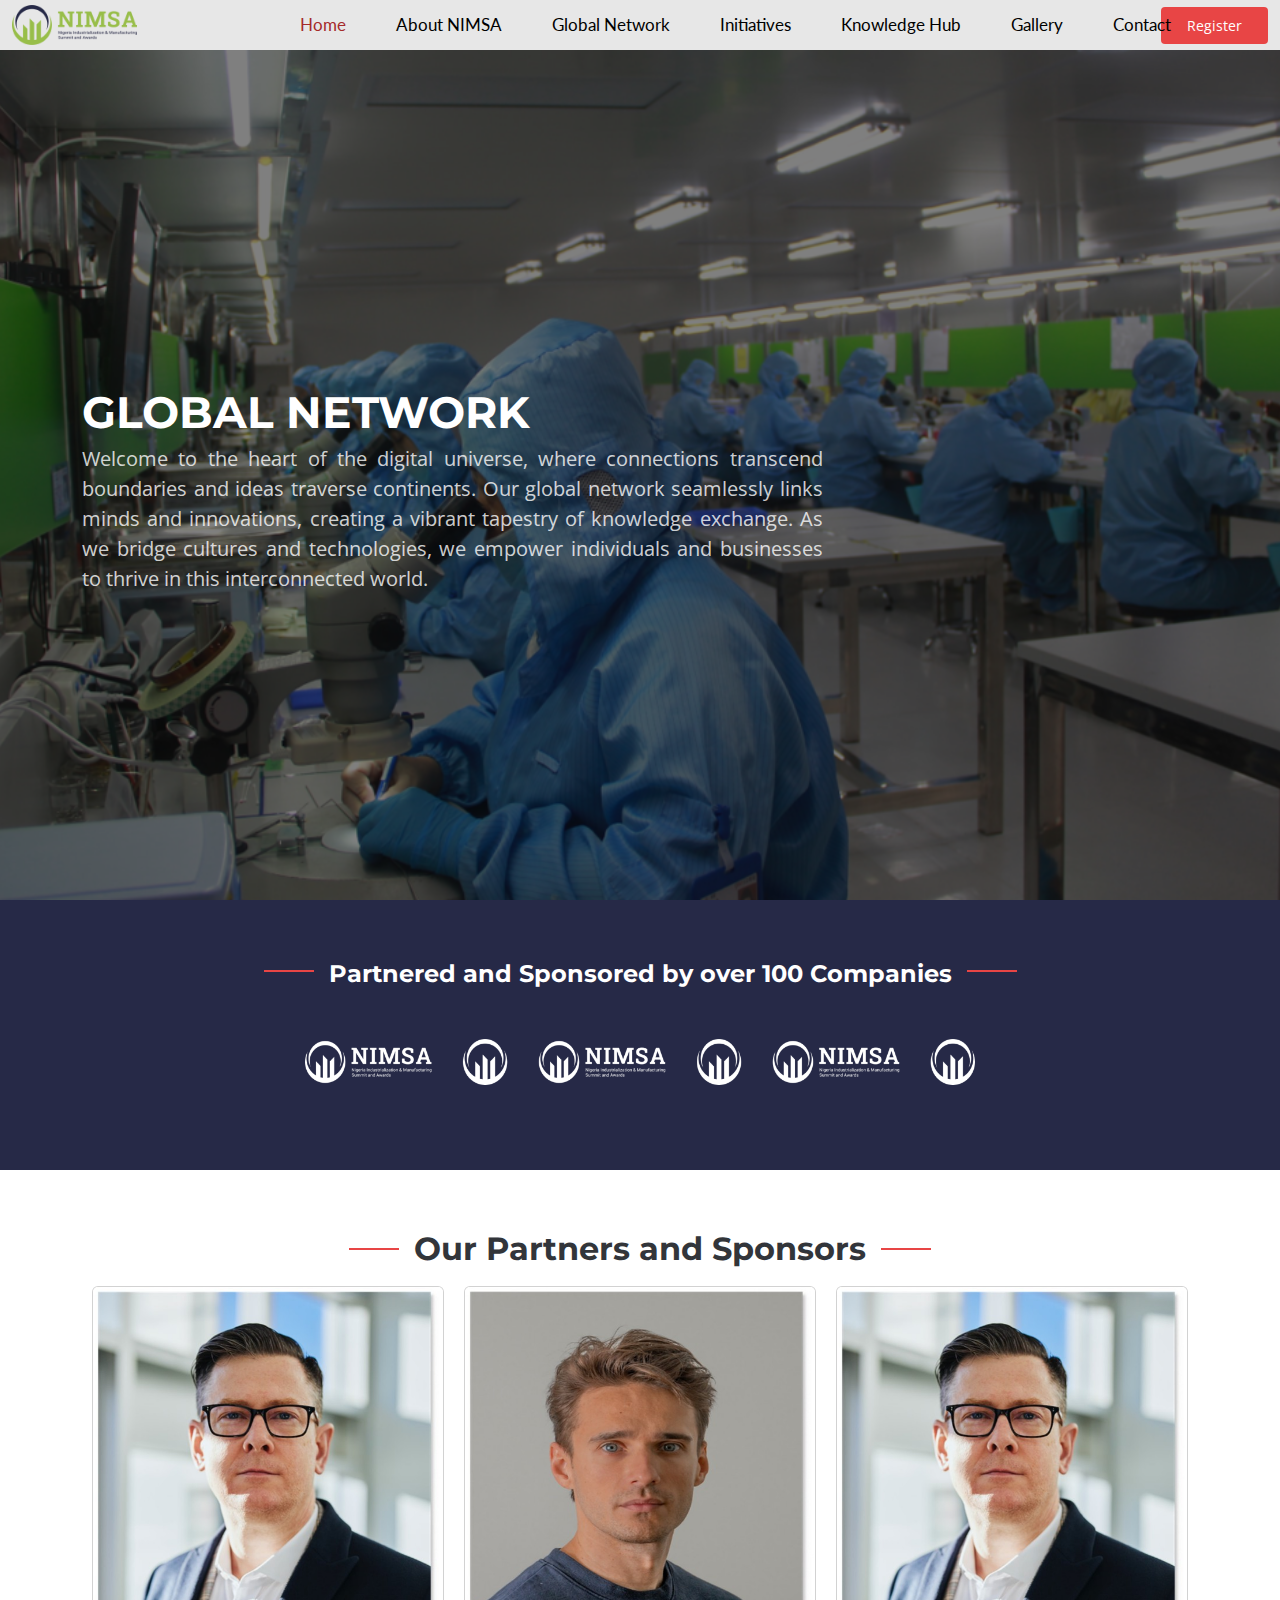
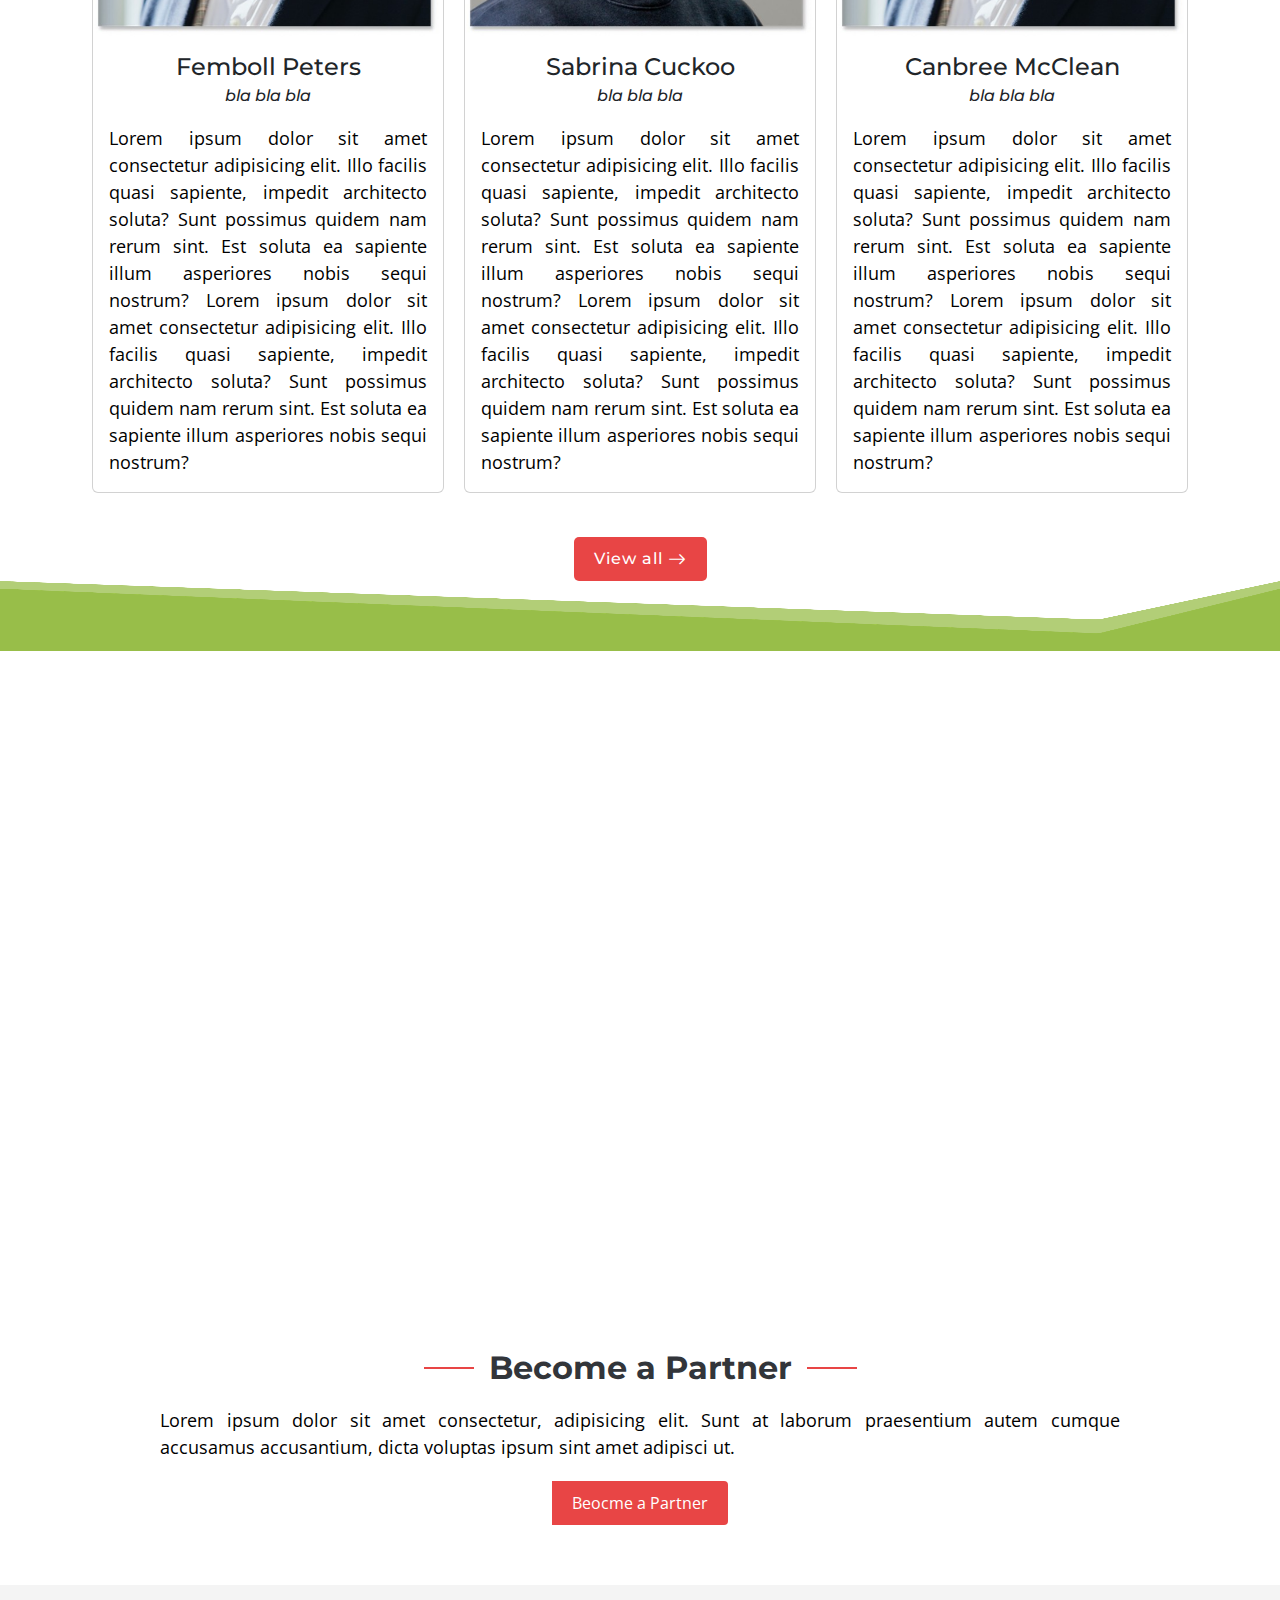
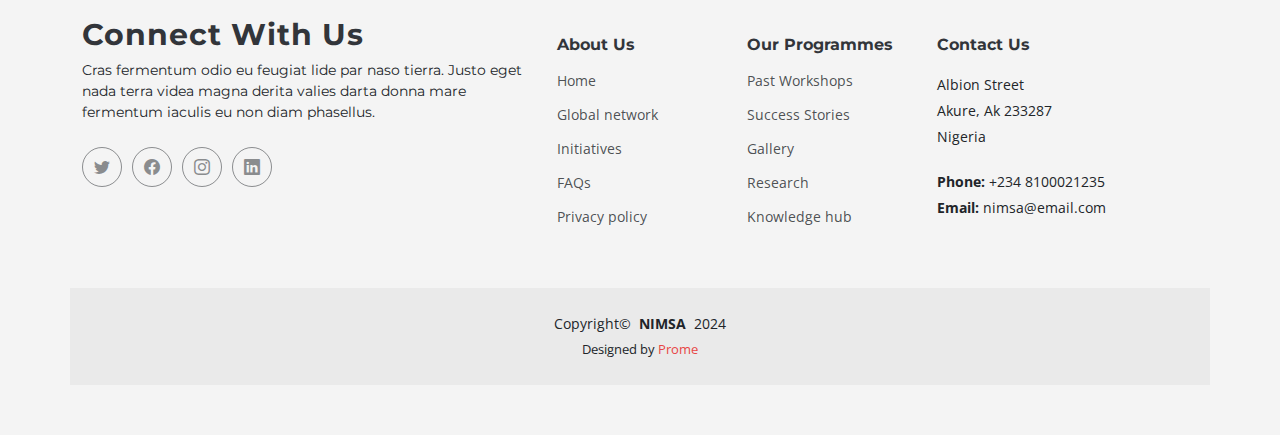
<file: glob-net.html>
<!DOCTYPE html>
<html lang="en">

<head>
  <meta charset="utf-8">
  <meta content="width=device-width, initial-scale=1.0" name="viewport">

  <title>NIMSA | Global Network</title>
  <meta content="" name="description">
  <meta content="" name="keywords">

  <!-- Favicons -->
  <link href="assets/img/favicon.png" rel="icon">
  <link href="assets/img/apple-touch-icon.png" rel="apple-touch-icon">

  <!-- Fonts -->
  <link href="https://fonts.googleapis.com" rel="preconnect">
  <link href="https://fonts.gstatic.com" rel="preconnect" crossorigin>
  <link href="https://fonts.googleapis.com/css2?family=Open+Sans:ital,wght@0,300;0,400;0,500;0,600;0,700;0,800;1,300;1,400;1,500;1,600;1,700;1,800&family=Montserrat:ital,wght@0,100;0,200;0,300;0,400;0,500;0,600;0,700;0,800;0,900;1,100;1,200;1,300;1,400;1,500;1,600;1,700;1,800;1,900&family=Lato:ital,wght@0,100;0,300;0,400;0,700;0,900;1,100;1,300;1,400;1,700;1,900&display=swap" rel="stylesheet">

  <!-- Vendor CSS Files -->
  <link href="assets/vendor/bootstrap/css/bootstrap.min.css" rel="stylesheet">
  <link href="assets/vendor/bootstrap-icons/bootstrap-icons.css" rel="stylesheet">
  <link href="assets/vendor/glightbox/css/glightbox.min.css" rel="stylesheet">
  <link href="assets/vendor/swiper/swiper-bundle.min.css" rel="stylesheet">
  <link href="assets/vendor/aos/aos.css" rel="stylesheet">

  <!-- Template Main CSS File -->
  <link href="assets/css/main.css" rel="stylesheet">

  <!-- =======================================================
  * Template Name: Append
  * Updated: Jun 20 2023 with Bootstrap v5.3.0
  * Template URL: https://bootstrapmade.com/append-bootstrap-website-template/
  * Author: BootstrapMade.com
  * License: https://bootstrapmade.com/license/
  ======================================================== -->
</head>

<body class="index-page" data-bs-spy="scroll" data-bs-target="#navmenu">

  <!-- ======= Header ======= -->
  <header id="header" class="header fixed-top d-flex align-items-center">
    <div class="container-fluid d-flex align-items-center justify-content-between">

      <a href="index.html" class="logo d-flex align-items-center me-auto me-xl-0">
        <!-- Uncomment the line below if you also wish to use an image logo -->
        <img src="assets/img/logo.png" alt="">
        <!--<h1>Append</h1>-->
        <!-- <span>.</span> -->
      </a>

      <!-- Nav Menu -->
      <nav id="navmenu" class="navmenu">
        <ul data-aos="fade-in" data-aos-delay="150">
            <li><a href="index.html#hero" class="active">Home</a></li>
            <li><a href="index.html#about">About NIMSA</a></li>
            <li><a href="glob-net.html">Global Network</a></li>
            <li><a href="#">Initiatives</a></li>
            <li><a href="k-hub.html">Knowledge Hub</a></li>
            <li><a href="#">Gallery</a></li>
            <li><a href="index.html#contact">Contact</a></li>
        </ul>

        <i class="mobile-nav-toggle d-xl-none bi bi-list"></i>
      </nav><!-- End Nav Menu -->

      <a class="btn-getstarted" href="index.html#about">Register</a>

    </div>
  </header><!-- End Header -->

  <main id="main">

    <!-- Global-Home Section - Home Page -->
    <section id="hero" class="ghome">

      <img src="assets/img/inner/gnp_bg.png" alt="" data-aos="fade-in">

      <div class="container">
        <div class="row">
          <div class="col-lg-10">
            <h2 data-aos="fade-up" data-aos-delay="100">GLOBAL NETWORK</h2>
            <p data-aos="fade-up" data-aos-delay="200">
                Welcome to the heart of the digital universe, 
                where connections transcend boundaries and ideas traverse continents. 
                Our global network seamlessly links minds and innovations, 
                creating a vibrant tapestry of knowledge exchange. 
                As we bridge cultures and technologies, 
                we empower individuals and businesses to thrive in this 
                interconnected world. 
            </p>
          </div>
        </div>
      </div>
      

    </section><!-- End Global-Home Section -->

    <!--Partner Section-->
    <section class="partner">
      <div class="container section-title">
      <h2>Partnered and Sponsored by over 100 Companies</h2>
      </div>
      <div class="container">
        <img src="assets/img/inner/Nlog.png" alt="">
      </div>
    </section><!-- End Partner Section -->

    <!-- Partners and Sponsors Section -->
    <section class="partnerstheme">
           
      <div class="container">
        <div class="container section-title1">
          <h2>Our Partners and Sponsors</h2>
        </div>
        <div class="three-columns">
          <div class="columny">
            <div class="card">
                <img class="card-img-top" src="assets/img/team/team-3.jpg" alt="...">
                <div class="card-body">
                    <h4 class="card-title">Femboll Peters</h4>
                    <h6 class="card-subtitle"><i>bla bla bla</i></h6>
                    <p class="card-text">
                        Lorem ipsum dolor sit amet consectetur adipisicing elit. 
                    Illo facilis quasi sapiente, impedit architecto soluta? Sunt 
                    possimus quidem nam rerum sint. Est soluta ea sapiente illum 
                    asperiores nobis sequi nostrum? 
                    Lorem ipsum dolor sit amet consectetur adipisicing elit. 
                    Illo facilis quasi sapiente, impedit architecto soluta? Sunt 
                    possimus quidem nam rerum sint. Est soluta ea sapiente illum 
                    asperiores nobis sequi nostrum?
                    </p>
                </div>
            </div>
          </div>
          <div class="columny">
            <div class="card">
                <img class="card-img-top" src="assets/img/team/team-1.jpg" alt="...">
                <div class="card-body">
                    <h4 class="card-title">Sabrina Cuckoo</h4>
                    <h6 class="card-subtitle"><i>bla bla bla</i></h6>
                    <p class="card-text">
                        Lorem ipsum dolor sit amet consectetur adipisicing elit. 
                    Illo facilis quasi sapiente, impedit architecto soluta? Sunt 
                    possimus quidem nam rerum sint. Est soluta ea sapiente illum 
                    asperiores nobis sequi nostrum? 
                    Lorem ipsum dolor sit amet consectetur adipisicing elit. 
                    Illo facilis quasi sapiente, impedit architecto soluta? Sunt 
                    possimus quidem nam rerum sint. Est soluta ea sapiente illum 
                    asperiores nobis sequi nostrum?
                    </p>
                </div>
            </div>
          </div>
          <div class="columny">
            <div class="card">
                <img class="card-img-top" src="assets/img/team/team-3.jpg" alt="...">
                <div class="card-body">
                    <h4 class="card-title">Canbree McClean</h4>
                    <h6 class="card-subtitle"><i>bla bla bla</i></h6>
                    <p class="card-text">
                        Lorem ipsum dolor sit amet consectetur adipisicing elit. 
                    Illo facilis quasi sapiente, impedit architecto soluta? Sunt 
                    possimus quidem nam rerum sint. Est soluta ea sapiente illum 
                    asperiores nobis sequi nostrum? 
                    Lorem ipsum dolor sit amet consectetur adipisicing elit. 
                    Illo facilis quasi sapiente, impedit architecto soluta? Sunt 
                    possimus quidem nam rerum sint. Est soluta ea sapiente illum 
                    asperiores nobis sequi nostrum?
                    </p>
                </div>
            </div>
          </div>
          
        </div>
        <div class="container">
          <a href="#" class="read-more"><span>View all</span><i class="bi bi-arrow-right"></i></a>
        </div>
      </div>
    </div>
        
      <img class="image2" src="assets/img/inner/bg2.png" alt="">
    </section><!-- End Partners and Sponsors Section-->
    
    
    <!-- Faq Section - Home Page -->
    <section id="faq" class="faq">

      <div class="container">

        <div class="row gy-4">

          <div class="col-lg-4" data-aos="fade-up" data-aos-delay="100">
            <div class="content px-xl-5">
              <h3><span>Frequently Asked </span><strong>Questions</strong></h3>
              <p>
                Lorem ipsum dolor sit amet, consectetur adipiscing elit, sed do eiusmod tempor incididunt ut labore et dolore magna aliqua. Duis aute irure dolor in reprehenderit
              </p>
            </div>
          </div>

          <div class="col-lg-8" data-aos="fade-up" data-aos-delay="200">

            <div class="faq-container">
              <div class="faq-item faq-active">
                <h3><span class="num">1.</span> <span>What is NIMSA?</span></h3>
                <div class="faq-content">
                  <p>Feugiat pretium nibh ipsum consequat. Tempus iaculis urna id volutpat lacus laoreet non curabitur gravida. Venenatis lectus magna fringilla urna porttitor rhoncus dolor purus non.</p>
                </div>
                <i class="faq-toggle bi bi-chevron-right"></i>
              </div><!-- End Faq item-->

              <div class="faq-item">
                <h3><span class="num">2.</span> <span>Why NIMSA?</span></h3>
                <div class="faq-content">
                  <p>Dolor sit amet consectetur adipiscing elit pellentesque habitant morbi. Id interdum velit laoreet id donec ultrices. Fringilla phasellus faucibus scelerisque eleifend donec pretium. Est pellentesque elit ullamcorper dignissim. Mauris ultrices eros in cursus turpis massa tincidunt dui.</p>
                </div>
                <i class="faq-toggle bi bi-chevron-right"></i>
              </div><!-- End Faq item-->

              <div class="faq-item">
                <h3><span class="num">3.</span> <span>How to Register?</span></h3>
                <div class="faq-content">
                  <p>Eleifend mi in nulla posuere sollicitudin aliquam ultrices sagittis orci. Faucibus pulvinar elementum integer enim. Sem nulla pharetra diam sit amet nisl suscipit. Rutrum tellus pellentesque eu tincidunt. Lectus urna duis convallis convallis tellus. Urna molestie at elementum eu facilisis sed odio morbi quis</p>
                </div>
                <i class="faq-toggle bi bi-chevron-right"></i>
              </div><!-- End Faq item-->

              <div class="faq-item">
                <h3><span class="num">4.</span> <span>How to contribute?</span></h3>
                <div class="faq-content">
                  <p>Dolor sit amet consectetur adipiscing elit pellentesque habitant morbi. Id interdum velit laoreet id donec ultrices. Fringilla phasellus faucibus scelerisque eleifend donec pretium. Est pellentesque elit ullamcorper dignissim. Mauris ultrices eros in cursus turpis massa tincidunt dui.</p>
                </div>
                <i class="faq-toggle bi bi-chevron-right"></i>
              </div><!-- End Faq item-->

              <div class="faq-item">
                <h3><span class="num">5.</span> <span>How to connect?</span></h3>
                <div class="faq-content">
                  <p>Molestie a iaculis at erat pellentesque adipiscing commodo. Dignissim suspendisse in est ante in. Nunc vel risus commodo viverra maecenas accumsan. Sit amet nisl suscipit adipiscing bibendum est. Purus gravida quis blandit turpis cursus in</p>
                </div>
                <i class="faq-toggle bi bi-chevron-right"></i>
              </div><!-- End Faq item-->

            </div>

          </div>
        </div>

      </div>

    </section><!-- End Faq Section -->

    
    <!-- Subscribe Section -->
    <section class="subscribe">
      <div class="container section-title1">
        <h2>Become a Partner</h2>
        <p>Lorem ipsum dolor sit amet consectetur, adipisicing elit. 
          Sunt at laborum praesentium autem cumque accusamus accusantium, 
          dicta voluptas ipsum sint amet adipisci ut. 
        </p>
          <button class="btn btn-danger">Beocme a Partner</button>
      </div>
        
    </section><!-- End Subscribe Section-->

  </main>

  <!-- ======= Footer ======= -->
  <footer id="footer" class="footer">

    <div class="container footer-top">
      <div class="row gy-4">
        <div class="col-lg-5 col-md-12 footer-about">
          <a href="index.html" class="logo d-flex align-items-center">
            <span>Connect With Us</span>
          </a>
          <p>Cras fermentum odio eu feugiat lide par naso tierra. Justo eget nada terra videa magna derita valies darta donna mare fermentum iaculis eu non diam phasellus.</p>
          <div class="social-links d-flex mt-4">
            <a href=""><i class="bi bi-twitter"></i></a>
            <a href=""><i class="bi bi-facebook"></i></a>
            <a href=""><i class="bi bi-instagram"></i></a>
            <a href=""><i class="bi bi-linkedin"></i></a>
          </div>
        </div>

        <div class="col-lg-2 col-6 footer-links">
          <h4>About Us</h4>
          <ul>
            <li><a href="index.html">Home</a></li>
            <li><a href="glob-net.html">Global network</a></li>
            <li><a href="#">Initiatives</a></li>
            <li><a href="index.html#faq">FAQs</a></li>
            <li><a href="#">Privacy policy</a></li>
          </ul>
        </div>

        <div class="col-lg-2 col-6 footer-links">
          <h4>Our Programmes</h4>
          <ul>
            <li><a href="#">Past Workshops</a></li>
            <li><a href="#">Success Stories</a></li>
            <li><a href="#">Gallery</a></li>
            <li><a href="#">Research</a></li>
            <li><a href="k-hub.html">Knowledge hub</a></li>
          </ul>
        </div>

        <div class="col-lg-3 col-md-12 footer-contact text-center text-md-start">
          <h4>Contact Us</h4>
          <p>Albion Street</p>
          <p>Akure, Ak 233287</p>
          <p>Nigeria</p>
          <p class="mt-4"><strong>Phone:</strong> <span>+234 8100021235</span></p>
          <p><strong>Email:</strong> <span>nimsa@email.com</span></p>
        </div>

      </div>
    </div>

    <div class="container copyright text-center mt-4">
      <p> <span>Copyright</span>&copy; <strong class="px-1">NIMSA</strong> <span>2024</span></p>
      <div class="credits">
        <!-- All the links in the footer should remain intact. -->
        <!-- You can delete the links only if you've purchased the pro version. -->
        <!-- Licensing information: https://bootstrapmade.com/license/ -->
        <!-- Purchase the pro version with working PHP/AJAX contact form: [buy-url] -->
        Designed by <a href="#">Prome</a>
      </div>
    </div>

  </footer><!-- End Footer -->

  <!-- Scroll Top Button -->
  <a href="#" id="scroll-top" class="scroll-top d-flex align-items-center justify-content-center"><i class="bi bi-arrow-up-short"></i></a>

  <!-- Preloader -->
  <div id="preloader">
    <div></div>
    <div></div>
    <div></div>
    <div></div>
  </div>

  <!-- Vendor JS Files -->
  <script src="assets/vendor/bootstrap/js/bootstrap.bundle.min.js"></script>
  <script src="assets/vendor/glightbox/js/glightbox.min.js"></script>
  <script src="assets/vendor/purecounter/purecounter_vanilla.js"></script>
  <script src="assets/vendor/isotope-layout/isotope.pkgd.min.js"></script>
  <script src="assets/vendor/swiper/swiper-bundle.min.js"></script>
  <script src="assets/vendor/aos/aos.js"></script>
  <script src="assets/vendor/php-email-form/validate.js"></script>

  <!-- Template Main JS File -->
  <script src="assets/js/main.js"></script>

</body>

</html>
</file>
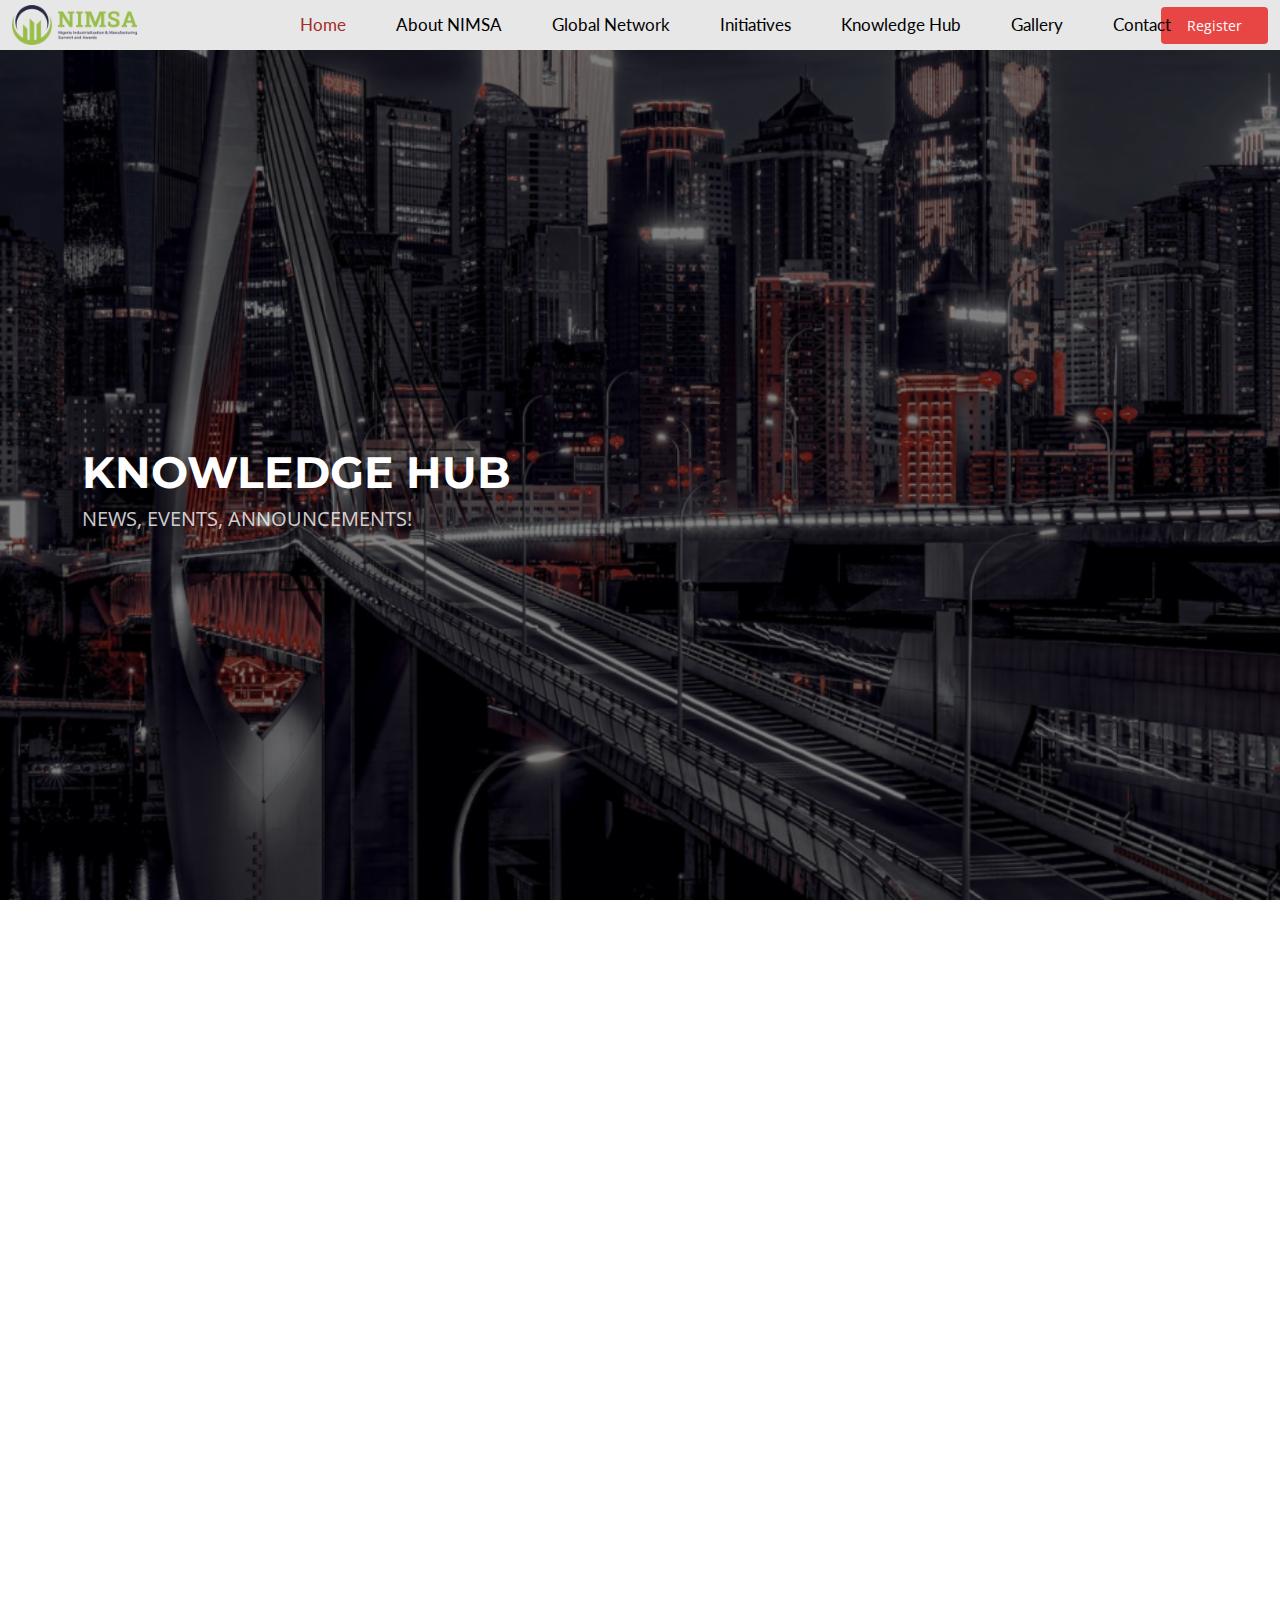
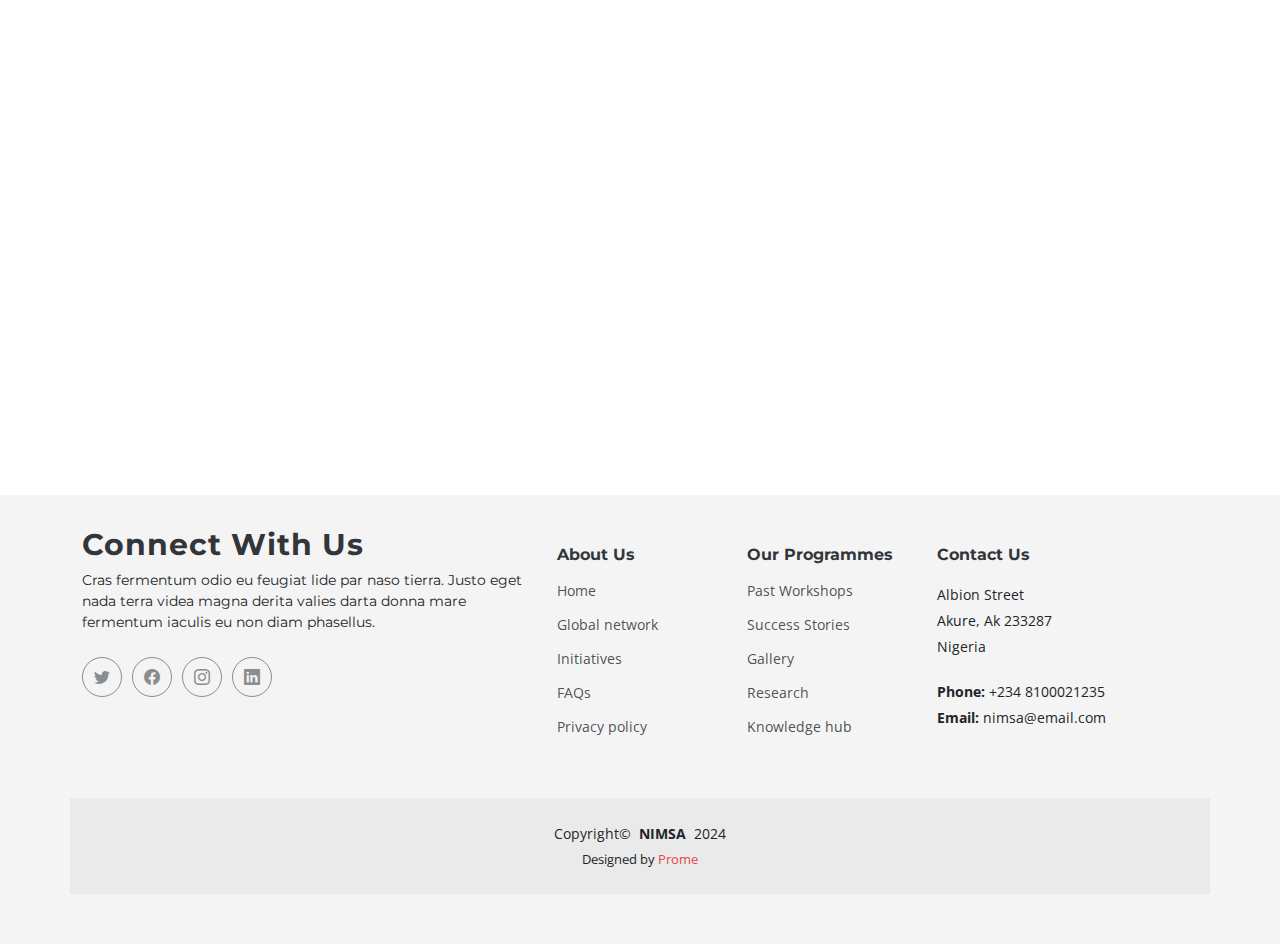
<file: k-hub.html>
<!DOCTYPE html>
<html lang="en">

<head>
  <meta charset="utf-8">
  <meta content="width=device-width, initial-scale=1.0" name="viewport">

  <title>NIMSA | Knowledge Hub</title>
  <meta content="" name="description">
  <meta content="" name="keywords">

  <!-- Favicons -->
  <link href="assets/img/favicon.png" rel="icon">
  <link href="assets/img/apple-touch-icon.png" rel="apple-touch-icon">

  <!-- Fonts -->
  <link href="https://fonts.googleapis.com" rel="preconnect">
  <link href="https://fonts.gstatic.com" rel="preconnect" crossorigin>
  <link href="https://fonts.googleapis.com/css2?family=Open+Sans:ital,wght@0,300;0,400;0,500;0,600;0,700;0,800;1,300;1,400;1,500;1,600;1,700;1,800&family=Montserrat:ital,wght@0,100;0,200;0,300;0,400;0,500;0,600;0,700;0,800;0,900;1,100;1,200;1,300;1,400;1,500;1,600;1,700;1,800;1,900&family=Lato:ital,wght@0,100;0,300;0,400;0,700;0,900;1,100;1,300;1,400;1,700;1,900&display=swap" rel="stylesheet">

  <!-- Vendor CSS Files -->
  <link href="assets/vendor/bootstrap/css/bootstrap.min.css" rel="stylesheet">
  <link href="assets/vendor/bootstrap-icons/bootstrap-icons.css" rel="stylesheet">
  <link href="assets/vendor/glightbox/css/glightbox.min.css" rel="stylesheet">
  <link href="assets/vendor/swiper/swiper-bundle.min.css" rel="stylesheet">
  <link href="assets/vendor/aos/aos.css" rel="stylesheet">

  <!-- Template Main CSS File -->
  <link href="assets/css/main.css" rel="stylesheet">

  <!-- =======================================================
  * Template Name: Append
  * Updated: Jun 20 2023 with Bootstrap v5.3.0
  * Template URL: https://bootstrapmade.com/append-bootstrap-website-template/
  * Author: BootstrapMade.com
  * License: https://bootstrapmade.com/license/
  ======================================================== -->
</head>

<body class="index-page" data-bs-spy="scroll" data-bs-target="#navmenu">

  <!-- ======= Header ======= -->
  <header id="header" class="header fixed-top d-flex align-items-center">
    <div class="container-fluid d-flex align-items-center justify-content-between">

      <a href="index.html" class="logo d-flex align-items-center me-auto me-xl-0">
        <!-- Uncomment the line below if you also wish to use an image logo -->
        <img src="assets/img/logo.png" alt="">
        <!--<h1>Append</h1>-->
        <!-- <span>.</span> -->
      </a>

      <!-- Nav Menu -->
      <nav id="navmenu" class="navmenu">
        <ul data-aos="fade-in" data-aos-delay="150">
            <li><a href="index.html#hero" class="active">Home</a></li>
            <li><a href="index.html#about">About NIMSA</a></li>
            <li><a href="glob-net.html">Global Network</a></li>
            <li><a href="#">Initiatives</a></li>
            <li><a href="k-hub.html">Knowledge Hub</a></li>
            <li><a href="#">Gallery</a></li>
            <li><a href="index.html#contact">Contact</a></li>
        </ul>

        <i class="mobile-nav-toggle d-xl-none bi bi-list"></i>
      </nav><!-- End Nav Menu -->

      <a class="btn-getstarted" href="index.html#about">Register</a>

    </div>
  </header><!-- End Header -->

  <main id="main">

    <!-- Global-Home Section - Home Page -->
    <section id="hero" class="ghome">

      <img src="assets/img/inner/kh_bg.png" alt="" data-aos="fade-in">

      <div class="container">
        <div class="row">
          <div class="col-lg-10">
            <h2 data-aos="fade-up" data-aos-delay="100">KNOWLEDGE HUB</h2>
            <p data-aos="fade-up" data-aos-delay="200">
                NEWS, EVENTS, ANNOUNCEMENTS!
            </p>
          </div>
        </div>
      </div>
      

    </section><!-- End Global-Home Section -->


    <!-- Blog Section - Blog Page -->
    <section id="blog" class="blog">

        <div class="container" data-aos="fade-up" data-aos-delay="100">
            <div class="container section-title1">
                <h2>Featured News</h2>
            </div>
          <div class="row gy-4 posts-list">
  
            <div class="col-xl-4 col-lg-6">
              <article>
  
                <div class="post-img">
                  <img src="assets/img/blog/blog-1.jpg" alt="" class="img-fluid">
                </div>
  
                <p class="post-category">Agriculture</p>
  
                <h2 class="title">
                  <a href="blog-details.html">Dolorum optio tempore voluptas dignissimos</a>
                </h2>
  
                <div class="d-flex align-items-center">
                  <img src="assets/img/blog/blog-author.jpg" alt="" class="img-fluid post-author-img flex-shrink-0">
                  <div class="post-meta">
                    <p class="post-author">Maria Doe</p>
                    <p class="post-date">
                      <time datetime="2022-01-01">Jan 1, 2022</time>
                    </p>
                  </div>
                </div>
  
              </article>
            </div><!-- End post list item -->
  
            <div class="col-xl-4 col-lg-6">
              <article>
  
                <div class="post-img">
                  <img src="assets/img/blog/blog-2.jpg" alt="" class="img-fluid">
                </div>
  
                <p class="post-category">Energy</p>
  
                <h2 class="title">
                  <a href="blog-details.html">Nisi magni odit consequatur autem nulla dolorem</a>
                </h2>
  
                <div class="d-flex align-items-center">
                  <img src="assets/img/blog/blog-author-2.jpg" alt="" class="img-fluid post-author-img flex-shrink-0">
                  <div class="post-meta">
                    <p class="post-author">Allisa Mayer</p>
                    <p class="post-date">
                      <time datetime="2022-01-01">Jun 5, 2022</time>
                    </p>
                  </div>
                </div>
  
              </article>
            </div><!-- End post list item -->
  
            <div class="col-xl-4 col-lg-6">
              <article>
  
                <div class="post-img">
                  <img src="assets/img/blog/blog-3.jpg" alt="" class="img-fluid">
                </div>
  
                <p class="post-category">Finance</p>
  
                <h2 class="title">
                  <a href="blog-details.html">Possimus soluta ut id suscipit ea ut in quo quia et soluta</a>
                </h2>
  
                <div class="d-flex align-items-center">
                  <img src="assets/img/blog/blog-author-3.jpg" alt="" class="img-fluid post-author-img flex-shrink-0">
                  <div class="post-meta">
                    <p class="post-author">Mark Dower</p>
                    <p class="post-date">
                      <time datetime="2022-01-01">Jun 22, 2022</time>
                    </p>
                  </div>
                </div>
  
              </article>
            </div><!-- End post list item -->
  
            <div class="col-xl-4 col-lg-6">
              <article>
  
                <div class="post-img">
                  <img src="assets/img/blog/blog-4.jpg" alt="" class="img-fluid">
                </div>
  
                <p class="post-category">Finance</p>
  
                <h2 class="title">
                  <a href="blog-details.html">Non rem rerum nam cum quo minus olor distincti</a>
                </h2>
  
                <div class="d-flex align-items-center">
                  <img src="assets/img/blog/blog-author-4.jpg" alt="" class="img-fluid post-author-img flex-shrink-0">
                  <div class="post-meta">
                    <p class="post-author">Lisa Neymar</p>
                    <p class="post-date">
                      <time datetime="2022-01-01">Jun 30, 2022</time>
                    </p>
                  </div>
                </div>
  
              </article>
            </div><!-- End post list item -->
  
            <div class="col-xl-4 col-lg-6">
              <article>
  
                <div class="post-img">
                  <img src="assets/img/blog/blog-5.jpg" alt="" class="img-fluid">
                </div>
  
                <p class="post-category">Agriculture</p>
  
                <h2 class="title">
                  <a href="blog-details.html">Accusamus quaerat aliquam qui debitis facilis consequatur</a>
                </h2>
  
                <div class="d-flex align-items-center">
                  <img src="assets/img/blog/blog-author-5.jpg" alt="" class="img-fluid post-author-img flex-shrink-0">
                  <div class="post-meta">
                    <p class="post-author">Denis Peterson</p>
                    <p class="post-date">
                      <time datetime="2022-01-01">Jan 30, 2022</time>
                    </p>
                  </div>
                </div>
  
              </article>
            </div><!-- End post list item -->
  
            <div class="col-xl-4 col-lg-6">
              <article>
  
                <div class="post-img">
                  <img src="assets/img/blog/blog-6.jpg" alt="" class="img-fluid">
                </div>
  
                <p class="post-category">Energy</p>
  
                <h2 class="title">
                  <a href="blog-details.html">Distinctio provident quibusdam numquam aperiam aut</a>
                </h2>
  
                <div class="d-flex align-items-center">
                  <img src="assets/img/blog/blog-author-6.jpg" alt="" class="img-fluid post-author-img flex-shrink-0">
                  <div class="post-meta">
                    <p class="post-author">Mika Lendon</p>
                    <p class="post-date">
                      <time datetime="2022-01-01">Feb 14, 2022</time>
                    </p>
                  </div>
                </div>
  
              </article>
            </div><!-- End post list item -->
  
          </div><!-- End blog posts list -->
  
          <div class="pagination d-flex justify-content-center">
            <ul>
                <li><a href="#">Previous</a></li>
              <li><a href="#">1</a></li>
              <li class="active"><a href="#">2</a></li>
              <li><a href="#">3</a></li>
              <li><a href="#">Next</a></li>
            </ul>
          </div><!-- End pagination -->
  
        </div>
  
      </section><!-- End Blog Section -->
  
    
    
    
  </main>

  <!-- ======= Footer ======= -->
  <footer id="footer" class="footer">

    <div class="container footer-top">
      <div class="row gy-4">
        <div class="col-lg-5 col-md-12 footer-about">
          <a href="index.html" class="logo d-flex align-items-center">
            <span>Connect With Us</span>
          </a>
          <p>Cras fermentum odio eu feugiat lide par naso tierra. Justo eget nada terra videa magna derita valies darta donna mare fermentum iaculis eu non diam phasellus.</p>
          <div class="social-links d-flex mt-4">
            <a href=""><i class="bi bi-twitter"></i></a>
            <a href=""><i class="bi bi-facebook"></i></a>
            <a href=""><i class="bi bi-instagram"></i></a>
            <a href=""><i class="bi bi-linkedin"></i></a>
          </div>
        </div>

        <div class="col-lg-2 col-6 footer-links">
          <h4>About Us</h4>
          <ul>
            <li><a href="index.html">Home</a></li>
            <li><a href="glob-net.html">Global network</a></li>
            <li><a href="#">Initiatives</a></li>
            <li><a href="index.html#faq">FAQs</a></li>
            <li><a href="#">Privacy policy</a></li>
          </ul>
        </div>

        <div class="col-lg-2 col-6 footer-links">
          <h4>Our Programmes</h4>
          <ul>
            <li><a href="#">Past Workshops</a></li>
            <li><a href="#">Success Stories</a></li>
            <li><a href="#">Gallery</a></li>
            <li><a href="#">Research</a></li>
            <li><a href="k-hub.html">Knowledge hub</a></li>
          </ul>
        </div>

        <div class="col-lg-3 col-md-12 footer-contact text-center text-md-start">
          <h4>Contact Us</h4>
          <p>Albion Street</p>
          <p>Akure, Ak 233287</p>
          <p>Nigeria</p>
          <p class="mt-4"><strong>Phone:</strong> <span>+234 8100021235</span></p>
          <p><strong>Email:</strong> <span>nimsa@email.com</span></p>
        </div>

      </div>
    </div>

    <div class="container copyright text-center mt-4">
      <p> <span>Copyright</span>&copy; <strong class="px-1">NIMSA</strong> <span>2024</span></p>
      <div class="credits">
        <!-- All the links in the footer should remain intact. -->
        <!-- You can delete the links only if you've purchased the pro version. -->
        <!-- Licensing information: https://bootstrapmade.com/license/ -->
        <!-- Purchase the pro version with working PHP/AJAX contact form: [buy-url] -->
        Designed by <a href="#">Prome</a>
      </div>
    </div>

  </footer><!-- End Footer -->

  <!-- Scroll Top Button -->
  <a href="#" id="scroll-top" class="scroll-top d-flex align-items-center justify-content-center"><i class="bi bi-arrow-up-short"></i></a>

  <!-- Preloader -->
  <div id="preloader">
    <div></div>
    <div></div>
    <div></div>
    <div></div>
  </div>

  <!-- Vendor JS Files -->
  <script src="assets/vendor/bootstrap/js/bootstrap.bundle.min.js"></script>
  <script src="assets/vendor/glightbox/js/glightbox.min.js"></script>
  <script src="assets/vendor/purecounter/purecounter_vanilla.js"></script>
  <script src="assets/vendor/isotope-layout/isotope.pkgd.min.js"></script>
  <script src="assets/vendor/swiper/swiper-bundle.min.js"></script>
  <script src="assets/vendor/aos/aos.js"></script>
  <script src="assets/vendor/php-email-form/validate.js"></script>

  <!-- Template Main JS File -->
  <script src="assets/js/main.js"></script>

</body>

</html>
</file>
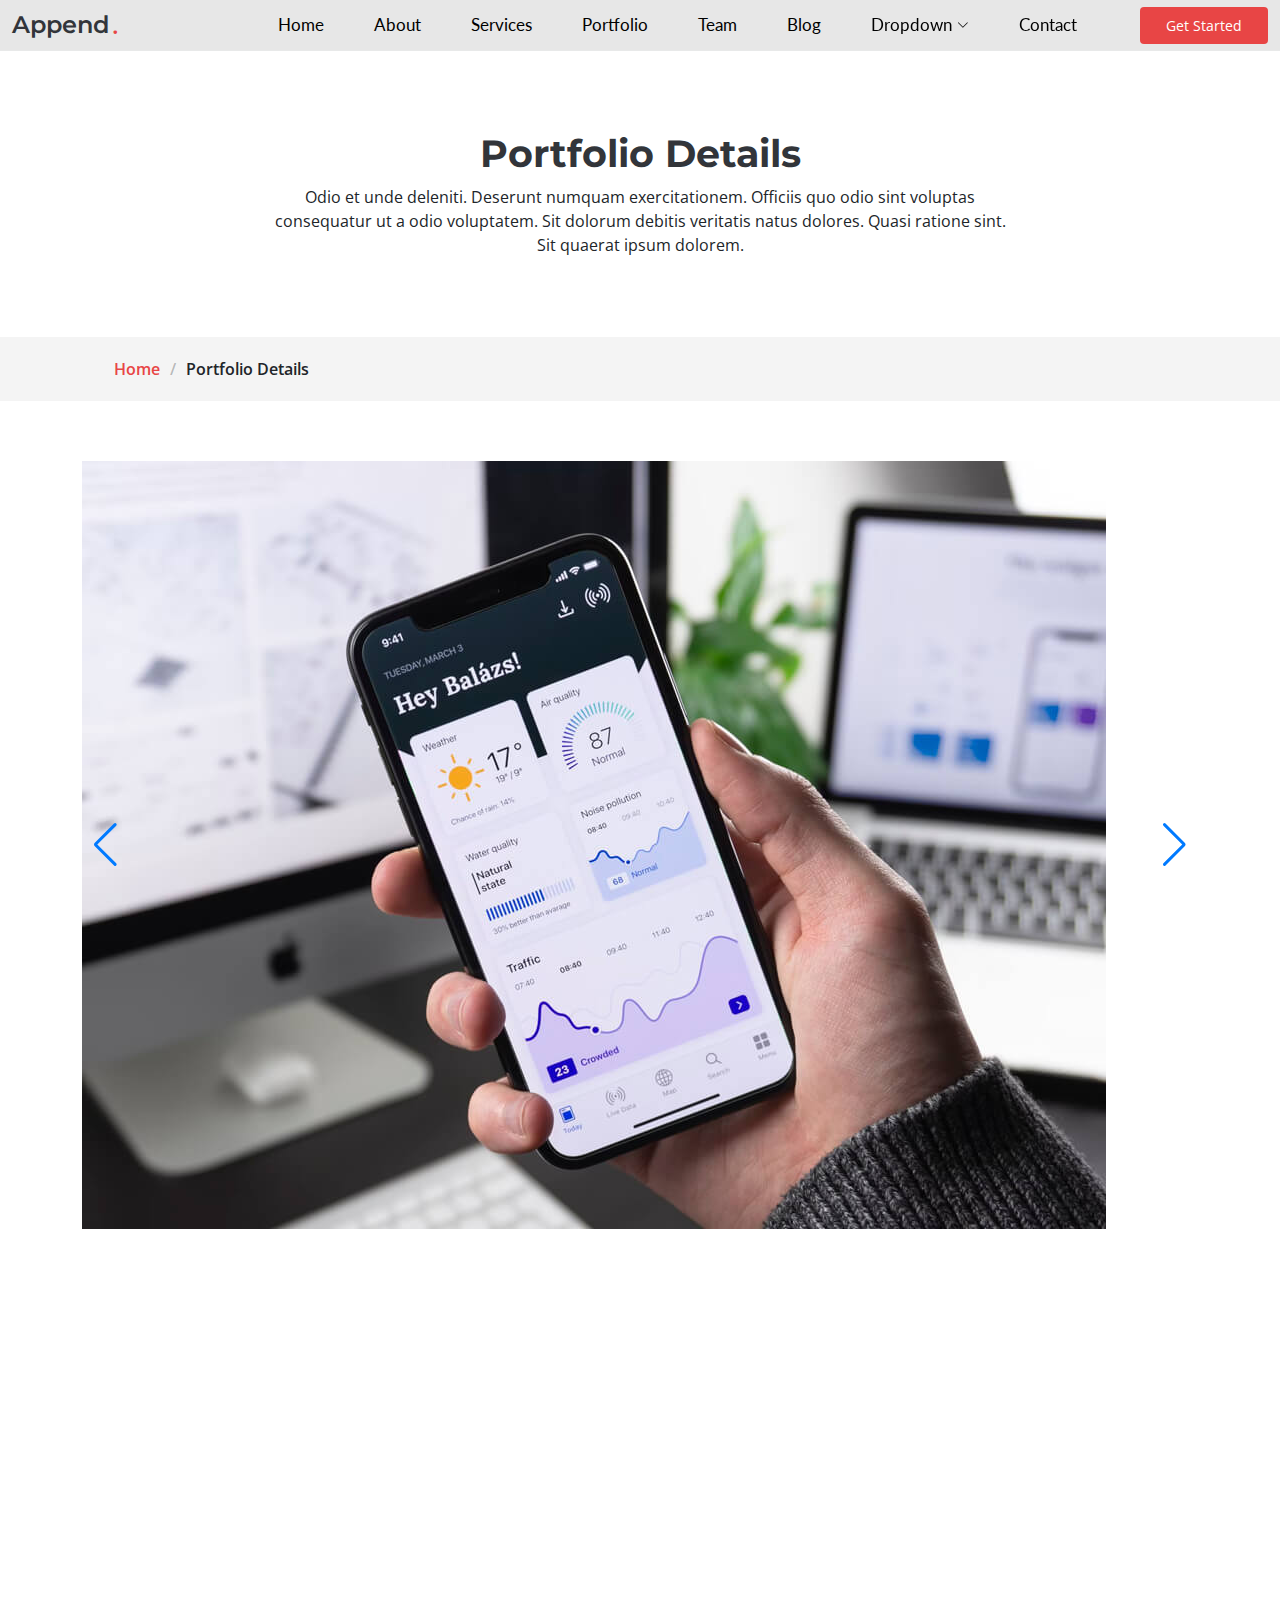
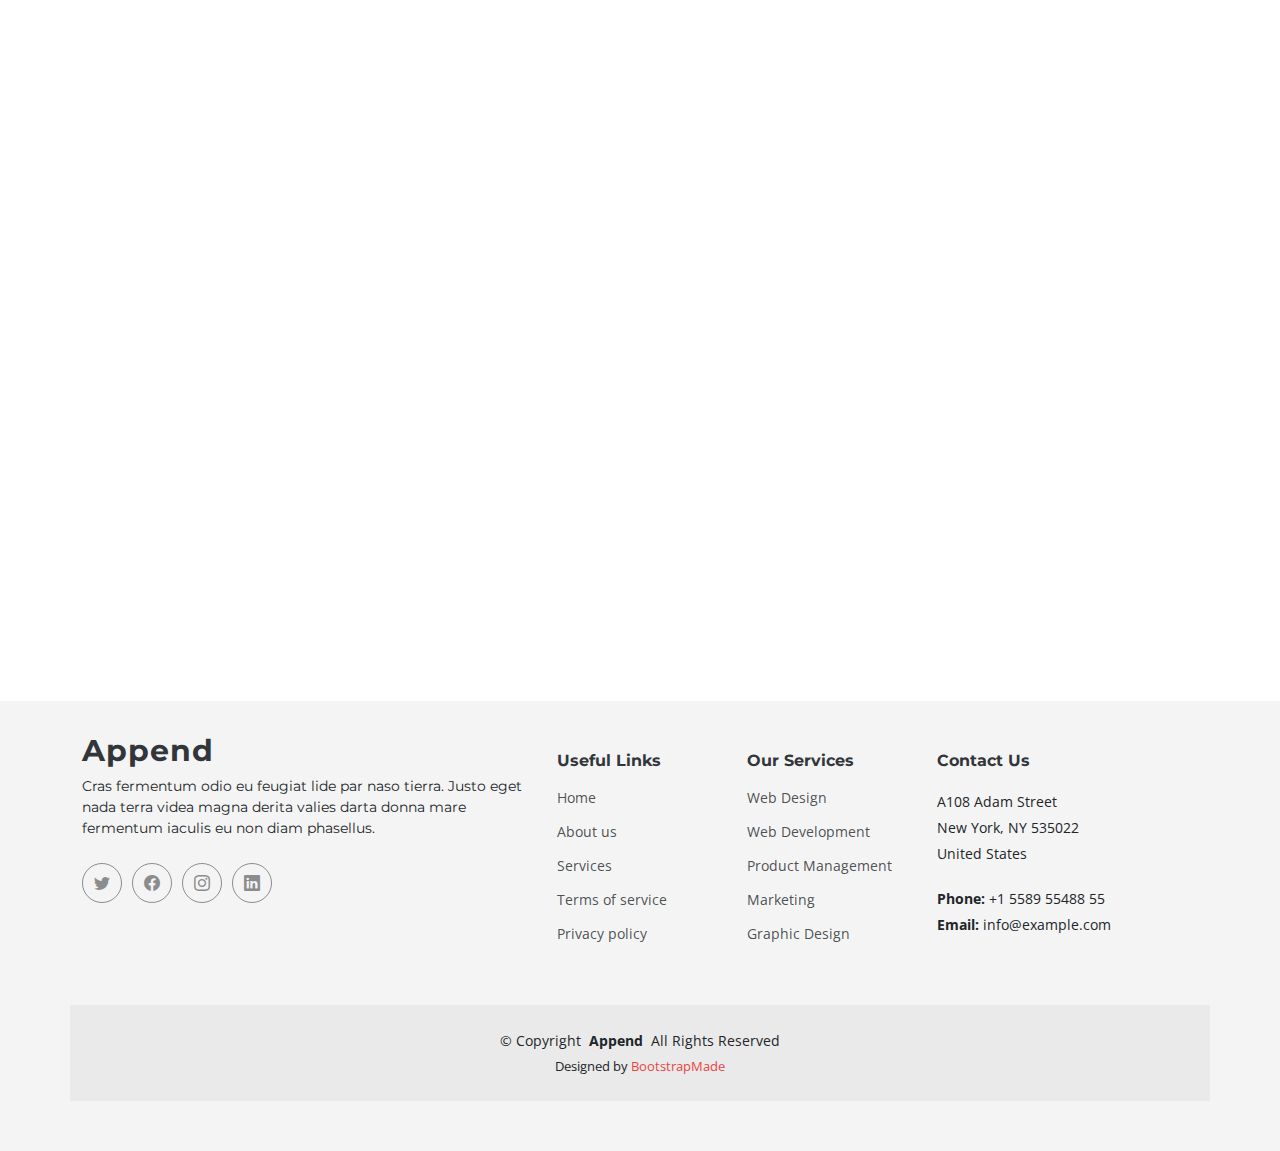
<file: portfolio-details.html>
<!DOCTYPE html>
<html lang="en">

<head>
  <meta charset="utf-8">
  <meta content="width=device-width, initial-scale=1.0" name="viewport">

  <title>Portfolio Details - Append Bootstrap Temlate</title>
  <meta content="" name="description">
  <meta content="" name="keywords">

  <!-- Favicons -->
  <link href="assets/img/favicon.png" rel="icon">
  <link href="assets/img/apple-touch-icon.png" rel="apple-touch-icon">

  <!-- Fonts -->
  <link href="https://fonts.googleapis.com" rel="preconnect">
  <link href="https://fonts.gstatic.com" rel="preconnect" crossorigin>
  <link href="https://fonts.googleapis.com/css2?family=Open+Sans:ital,wght@0,300;0,400;0,500;0,600;0,700;0,800;1,300;1,400;1,500;1,600;1,700;1,800&family=Montserrat:ital,wght@0,100;0,200;0,300;0,400;0,500;0,600;0,700;0,800;0,900;1,100;1,200;1,300;1,400;1,500;1,600;1,700;1,800;1,900&family=Lato:ital,wght@0,100;0,300;0,400;0,700;0,900;1,100;1,300;1,400;1,700;1,900&display=swap" rel="stylesheet">

  <!-- Vendor CSS Files -->
  <link href="assets/vendor/bootstrap/css/bootstrap.min.css" rel="stylesheet">
  <link href="assets/vendor/bootstrap-icons/bootstrap-icons.css" rel="stylesheet">
  <link href="assets/vendor/glightbox/css/glightbox.min.css" rel="stylesheet">
  <link href="assets/vendor/swiper/swiper-bundle.min.css" rel="stylesheet">
  <link href="assets/vendor/aos/aos.css" rel="stylesheet">

  <!-- Template Main CSS File -->
  <link href="assets/css/main.css" rel="stylesheet">

  <!-- =======================================================
  * Template Name: Append
  * Updated: Jun 20 2023 with Bootstrap v5.3.0
  * Template URL: https://bootstrapmade.com/append-bootstrap-website-template/
  * Author: BootstrapMade.com
  * License: https://bootstrapmade.com/license/
  ======================================================== -->
</head>

<body class="portfolio-details-page" data-bs-spy="scroll" data-bs-target="#navmenu">

  <!-- ======= Header ======= -->
  <header id="header" class="header sticky-top d-flex align-items-center">
    <div class="container-fluid d-flex align-items-center justify-content-between">

      <a href="index.html" class="logo d-flex align-items-center me-auto me-xl-0">
        <!-- Uncomment the line below if you also wish to use an image logo -->
        <!-- <img src="assets/img/logo.png" alt=""> -->
        <h1>Append</h1>
        <span>.</span>
      </a>

      <!-- Nav Menu -->
      <nav id="navmenu" class="navmenu">
        <ul>
          <li><a href="index.html#hero">Home</a></li>
          <li><a href="index.html#about">About</a></li>
          <li><a href="index.html#services">Services</a></li>
          <li><a href="index.html#portfolio">Portfolio</a></li>
          <li><a href="index.html#team">Team</a></li>
          <li><a href="blog.html">Blog</a></li>
          <li class="dropdown has-dropdown"><a href="#"><span>Dropdown</span> <i class="bi bi-chevron-down"></i></a>
            <ul class="dd-box-shadow">
              <li><a href="#">Dropdown 1</a></li>
              <li class="dropdown has-dropdown"><a href="#"><span>Deep Dropdown</span> <i class="bi bi-chevron-down"></i></a>
                <ul class="dd-box-shadow">
                  <li><a href="#">Deep Dropdown 1</a></li>
                  <li><a href="#">Deep Dropdown 2</a></li>
                  <li><a href="#">Deep Dropdown 3</a></li>
                  <li><a href="#">Deep Dropdown 4</a></li>
                  <li><a href="#">Deep Dropdown 5</a></li>
                </ul>
              </li>
              <li><a href="#">Dropdown 2</a></li>
              <li><a href="#">Dropdown 3</a></li>
              <li><a href="#">Dropdown 4</a></li>
            </ul>
          </li>
          <li><a href="index.html#contact">Contact</a></li>
        </ul>

        <i class="mobile-nav-toggle d-xl-none bi bi-list"></i>
      </nav><!-- End Nav Menu -->

      <a class="btn-getstarted" href="index.html#about">Get Started</a>

    </div>
  </header><!-- End Header -->

  <main id="main">

    <!-- Portfolio Details Page Title & Breadcrumbs -->
    <div data-aos="fade" class="page-title">
      <div class="heading">
        <div class="container">
          <div class="row d-flex justify-content-center text-center">
            <div class="col-lg-8">
              <h1>Portfolio Details</h1>
              <p class="mb-0">Odio et unde deleniti. Deserunt numquam exercitationem. Officiis quo odio sint voluptas consequatur ut a odio voluptatem. Sit dolorum debitis veritatis natus dolores. Quasi ratione sint. Sit quaerat ipsum dolorem.</p>
            </div>
          </div>
        </div>
      </div>
      <nav class="breadcrumbs">
        <div class="container">
          <ol>
            <li><a href="index.html">Home</a></li>
            <li class="current">Portfolio Details</li>
          </ol>
        </div>
      </nav>
    </div><!-- End Page Title -->

    <!-- Portfolio-details Section - Portfolio Details Page -->
    <section id="portfolio-details" class="portfolio-details">

      <div class="container" data-aos="fade-up">

        <div class="portfolio-details-slider swiper">
          <template class="swiper-config">
            {
            "loop": true,
            "speed" : 600,
            "autoplay": {
            "delay": 5000
            },
            "slidesPerView": "auto",
            "navigation": {
            "nextEl": ".swiper-button-next",
            "prevEl": ".swiper-button-prev"
            }
            }
          </template>
          <div class="swiper-wrapper align-items-center">

            <div class="swiper-slide">
              <img src="assets/img/portfolio/app-1.jpg" alt="">
            </div>

            <div class="swiper-slide">
              <img src="assets/img/portfolio/product-1.jpg" alt="">
            </div>

            <div class="swiper-slide">
              <img src="assets/img/portfolio/branding-1.jpg" alt="">
            </div>

            <div class="swiper-slide">
              <img src="assets/img/portfolio/books-1.jpg" alt="">
            </div>

          </div>
          <div class="swiper-button-prev"></div>
          <div class="swiper-button-next"></div>
        </div>

        <div class="row justify-content-between gy-4 mt-4">

          <div class="col-lg-8" data-aos="fade-up">
            <div class="portfolio-description">
              <h2>This is an example of portfolio details</h2>
              <p>
                Autem ipsum nam porro corporis rerum. Quis eos dolorem eos itaque inventore commodi labore quia quia. Exercitationem repudiandae officiis neque suscipit non officia eaque itaque enim. Voluptatem officia accusantium nesciunt est omnis tempora consectetur dignissimos. Sequi nulla at esse enim cum deserunt eius.
              </p>
              <p>
                Amet consequatur qui dolore veniam voluptatem voluptatem sit. Non aspernatur atque natus ut cum nam et. Praesentium error dolores rerum minus sequi quia veritatis eum. Eos et doloribus doloremque nesciunt molestiae laboriosam.
              </p>

              <div class="testimonial-item">
                <p>
                  <i class="bi bi-quote quote-icon-left"></i>
                  <span>Export tempor illum tamen malis malis eram quae irure esse labore quem cillum quid cillum eram malis quorum velit fore eram velit sunt aliqua noster fugiat irure amet legam anim culpa.</span>
                  <i class="bi bi-quote quote-icon-right"></i>
                </p>
                <div>
                  <img src="assets/img/testimonials/testimonials-2.jpg" class="testimonial-img" alt="">
                  <h3>Sara Wilsson</h3>
                  <h4>Designer</h4>
                </div>
              </div>

              <p>
                Impedit ipsum quae et aliquid doloribus et voluptatem quasi. Perspiciatis occaecati earum et magnam animi. Quibusdam non qui ea vitae suscipit vitae sunt. Repudiandae incidunt cumque minus deserunt assumenda tempore. Delectus voluptas necessitatibus est.
              </p>

              <p>
                Sunt voluptatum sapiente facilis quo odio aut ipsum repellat debitis. Molestiae et autem libero. Explicabo et quod necessitatibus similique quis dolor eum. Numquam eaque praesentium rem et qui nesciunt.
              </p>

            </div>
          </div>

          <div class="col-lg-3" data-aos="fade-up" data-aos-delay="100">
            <div class="portfolio-info">
              <h3>Project information</h3>
              <ul>
                <li><strong>Category</strong> Web design</li>
                <li><strong>Client</strong> ASU Company</li>
                <li><strong>Project date</strong> 01 March, 2020</li>
                <li><strong>Project URL</strong> <a href="#">www.example.com</a></li>
                <li><a href="#" class="btn-visit align-self-start">Visit Website</a></li>
              </ul>
            </div>
          </div>

        </div>

      </div>

    </section><!-- End Portfolio-details Section -->

  </main>

  <!-- ======= Footer ======= -->
  <footer id="footer" class="footer">

    <div class="container footer-top">
      <div class="row gy-4">
        <div class="col-lg-5 col-md-12 footer-about">
          <a href="index.html" class="logo d-flex align-items-center">
            <span>Append</span>
          </a>
          <p>Cras fermentum odio eu feugiat lide par naso tierra. Justo eget nada terra videa magna derita valies darta donna mare fermentum iaculis eu non diam phasellus.</p>
          <div class="social-links d-flex mt-4">
            <a href=""><i class="bi bi-twitter"></i></a>
            <a href=""><i class="bi bi-facebook"></i></a>
            <a href=""><i class="bi bi-instagram"></i></a>
            <a href=""><i class="bi bi-linkedin"></i></a>
          </div>
        </div>

        <div class="col-lg-2 col-6 footer-links">
          <h4>Useful Links</h4>
          <ul>
            <li><a href="#">Home</a></li>
            <li><a href="#">About us</a></li>
            <li><a href="#">Services</a></li>
            <li><a href="#">Terms of service</a></li>
            <li><a href="#">Privacy policy</a></li>
          </ul>
        </div>

        <div class="col-lg-2 col-6 footer-links">
          <h4>Our Services</h4>
          <ul>
            <li><a href="#">Web Design</a></li>
            <li><a href="#">Web Development</a></li>
            <li><a href="#">Product Management</a></li>
            <li><a href="#">Marketing</a></li>
            <li><a href="#">Graphic Design</a></li>
          </ul>
        </div>

        <div class="col-lg-3 col-md-12 footer-contact text-center text-md-start">
          <h4>Contact Us</h4>
          <p>A108 Adam Street</p>
          <p>New York, NY 535022</p>
          <p>United States</p>
          <p class="mt-4"><strong>Phone:</strong> <span>+1 5589 55488 55</span></p>
          <p><strong>Email:</strong> <span>info@example.com</span></p>
        </div>

      </div>
    </div>

    <div class="container copyright text-center mt-4">
      <p>&copy; <span>Copyright</span> <strong class="px-1">Append</strong> <span>All Rights Reserved</span></p>
      <div class="credits">
        <!-- All the links in the footer should remain intact. -->
        <!-- You can delete the links only if you've purchased the pro version. -->
        <!-- Licensing information: https://bootstrapmade.com/license/ -->
        <!-- Purchase the pro version with working PHP/AJAX contact form: [buy-url] -->
        Designed by <a href="https://bootstrapmade.com/">BootstrapMade</a>
      </div>
    </div>

  </footer><!-- End Footer -->

  <!-- Scroll Top Button -->
  <a href="#" id="scroll-top" class="scroll-top d-flex align-items-center justify-content-center"><i class="bi bi-arrow-up-short"></i></a>

  <!-- Preloader -->
  <div id="preloader">
    <div></div>
    <div></div>
    <div></div>
    <div></div>
  </div>

  <!-- Vendor JS Files -->
  <script src="assets/vendor/bootstrap/js/bootstrap.bundle.min.js"></script>
  <script src="assets/vendor/glightbox/js/glightbox.min.js"></script>
  <script src="assets/vendor/purecounter/purecounter_vanilla.js"></script>
  <script src="assets/vendor/isotope-layout/isotope.pkgd.min.js"></script>
  <script src="assets/vendor/swiper/swiper-bundle.min.js"></script>
  <script src="assets/vendor/aos/aos.js"></script>
  <script src="assets/vendor/php-email-form/validate.js"></script>

  <!-- Template Main JS File -->
  <script src="assets/js/main.js"></script>

</body>

</html>
</file>
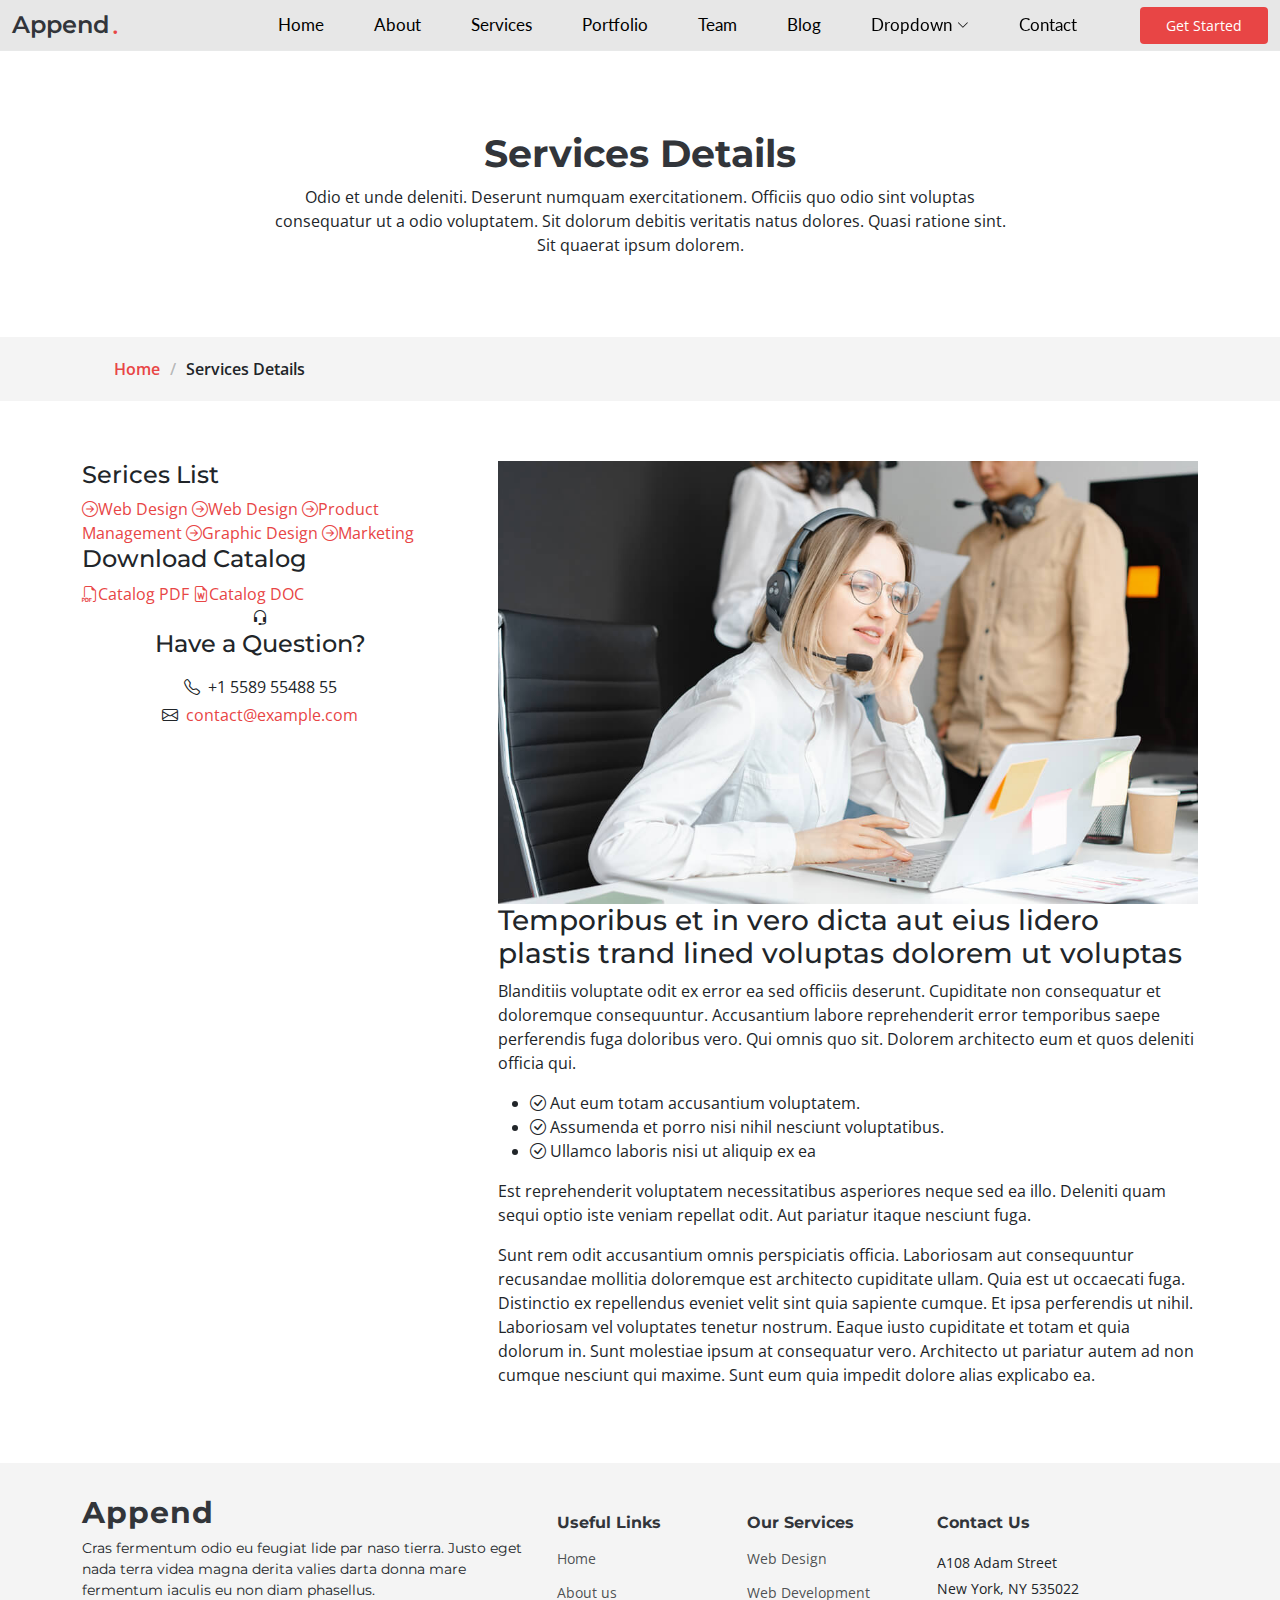
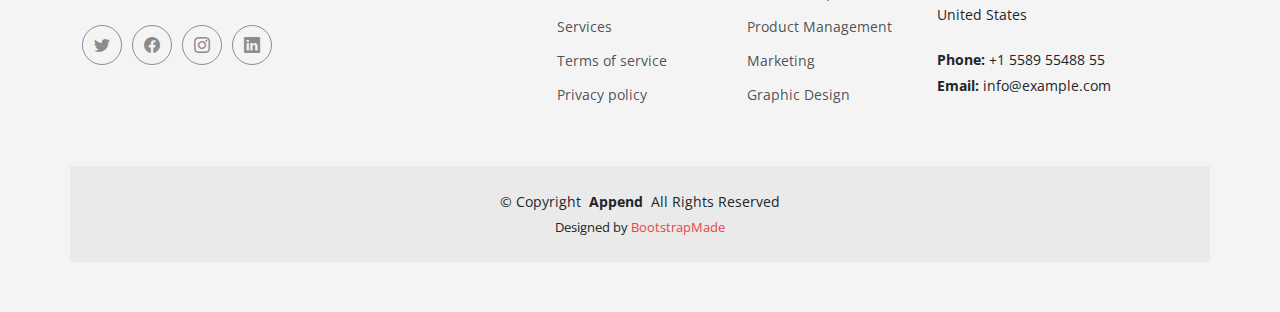
<file: services-details.html>
<!DOCTYPE html>
<html lang="en">

<head>
  <meta charset="utf-8">
  <meta content="width=device-width, initial-scale=1.0" name="viewport">

  <title>Services Details - Append Bootstrap Temlate</title>
  <meta content="" name="description">
  <meta content="" name="keywords">

  <!-- Favicons -->
  <link href="assets/img/favicon.png" rel="icon">
  <link href="assets/img/apple-touch-icon.png" rel="apple-touch-icon">

  <!-- Fonts -->
  <link href="https://fonts.googleapis.com" rel="preconnect">
  <link href="https://fonts.gstatic.com" rel="preconnect" crossorigin>
  <link href="https://fonts.googleapis.com/css2?family=Open+Sans:ital,wght@0,300;0,400;0,500;0,600;0,700;0,800;1,300;1,400;1,500;1,600;1,700;1,800&family=Montserrat:ital,wght@0,100;0,200;0,300;0,400;0,500;0,600;0,700;0,800;0,900;1,100;1,200;1,300;1,400;1,500;1,600;1,700;1,800;1,900&family=Lato:ital,wght@0,100;0,300;0,400;0,700;0,900;1,100;1,300;1,400;1,700;1,900&display=swap" rel="stylesheet">

  <!-- Vendor CSS Files -->
  <link href="assets/vendor/bootstrap/css/bootstrap.min.css" rel="stylesheet">
  <link href="assets/vendor/bootstrap-icons/bootstrap-icons.css" rel="stylesheet">
  <link href="assets/vendor/glightbox/css/glightbox.min.css" rel="stylesheet">
  <link href="assets/vendor/swiper/swiper-bundle.min.css" rel="stylesheet">
  <link href="assets/vendor/aos/aos.css" rel="stylesheet">

  <!-- Template Main CSS File -->
  <link href="assets/css/main.css" rel="stylesheet">

  <!-- =======================================================
  * Template Name: Append
  * Updated: Jun 20 2023 with Bootstrap v5.3.0
  * Template URL: https://bootstrapmade.com/append-bootstrap-website-template/
  * Author: BootstrapMade.com
  * License: https://bootstrapmade.com/license/
  ======================================================== -->
</head>

<body class="services-details-page" data-bs-spy="scroll" data-bs-target="#navmenu">

  <!-- ======= Header ======= -->
  <header id="header" class="header sticky-top d-flex align-items-center">
    <div class="container-fluid d-flex align-items-center justify-content-between">

      <a href="index.html" class="logo d-flex align-items-center me-auto me-xl-0">
        <!-- Uncomment the line below if you also wish to use an image logo -->
        <!-- <img src="assets/img/logo.png" alt=""> -->
        <h1>Append</h1>
        <span>.</span>
      </a>

      <!-- Nav Menu -->
      <nav id="navmenu" class="navmenu">
        <ul>
          <li><a href="index.html#hero">Home</a></li>
          <li><a href="index.html#about">About</a></li>
          <li><a href="index.html#services">Services</a></li>
          <li><a href="index.html#portfolio">Portfolio</a></li>
          <li><a href="index.html#team">Team</a></li>
          <li><a href="blog.html">Blog</a></li>
          <li class="dropdown has-dropdown"><a href="#"><span>Dropdown</span> <i class="bi bi-chevron-down"></i></a>
            <ul class="dd-box-shadow">
              <li><a href="#">Dropdown 1</a></li>
              <li class="dropdown has-dropdown"><a href="#"><span>Deep Dropdown</span> <i class="bi bi-chevron-down"></i></a>
                <ul class="dd-box-shadow">
                  <li><a href="#">Deep Dropdown 1</a></li>
                  <li><a href="#">Deep Dropdown 2</a></li>
                  <li><a href="#">Deep Dropdown 3</a></li>
                  <li><a href="#">Deep Dropdown 4</a></li>
                  <li><a href="#">Deep Dropdown 5</a></li>
                </ul>
              </li>
              <li><a href="#">Dropdown 2</a></li>
              <li><a href="#">Dropdown 3</a></li>
              <li><a href="#">Dropdown 4</a></li>
            </ul>
          </li>
          <li><a href="index.html#contact">Contact</a></li>
        </ul>

        <i class="mobile-nav-toggle d-xl-none bi bi-list"></i>
      </nav><!-- End Nav Menu -->

      <a class="btn-getstarted" href="index.html#about">Get Started</a>

    </div>
  </header><!-- End Header -->

  <main id="main">

    <!-- Services Details Page Title & Breadcrumbs -->
    <div data-aos="fade" class="page-title">
      <div class="heading">
        <div class="container">
          <div class="row d-flex justify-content-center text-center">
            <div class="col-lg-8">
              <h1>Services Details</h1>
              <p class="mb-0">Odio et unde deleniti. Deserunt numquam exercitationem. Officiis quo odio sint voluptas consequatur ut a odio voluptatem. Sit dolorum debitis veritatis natus dolores. Quasi ratione sint. Sit quaerat ipsum dolorem.</p>
            </div>
          </div>
        </div>
      </div>
      <nav class="breadcrumbs">
        <div class="container">
          <ol>
            <li><a href="index.html">Home</a></li>
            <li class="current">Services Details</li>
          </ol>
        </div>
      </nav>
    </div><!-- End Page Title -->

    <!-- Service-details Section - Services Details Page -->
    <section id="service-details" class="service-details">

      <div class="container">

        <div class="row gy-5">

          <div class="col-lg-4" data-aos="fade-up" data-aos-delay="100">

            <div class="service-box">
              <h4>Serices List</h4>
              <div class="services-list">
                <a href="#" class="active"><i class="bi bi-arrow-right-circle"></i><span>Web Design</span></a>
                <a href="#"><i class="bi bi-arrow-right-circle"></i><span>Web Design</span></a>
                <a href="#"><i class="bi bi-arrow-right-circle"></i><span>Product Management</span></a>
                <a href="#"><i class="bi bi-arrow-right-circle"></i><span>Graphic Design</span></a>
                <a href="#"><i class="bi bi-arrow-right-circle"></i><span>Marketing</span></a>
              </div>
            </div><!-- End Services List -->

            <div class="service-box">
              <h4>Download Catalog</h4>
              <div class="download-catalog">
                <a href="#"><i class="bi bi-filetype-pdf"></i><span>Catalog PDF</span></a>
                <a href="#"><i class="bi bi-file-earmark-word"></i><span>Catalog DOC</span></a>
              </div>
            </div><!-- End Services List -->

            <div class="help-box d-flex flex-column justify-content-center align-items-center">
              <i class="bi bi-headset help-icon"></i>
              <h4>Have a Question?</h4>
              <p class="d-flex align-items-center mt-2 mb-0"><i class="bi bi-telephone me-2"></i> <span>+1 5589 55488 55</span></p>
              <p class="d-flex align-items-center mt-1 mb-0"><i class="bi bi-envelope me-2"></i> <a href="mailto:contact@example.com">contact@example.com</a></span></p>
            </div>

          </div>

          <div class="col-lg-8 ps-lg-5" data-aos="fade-up" data-aos-delay="200">
            <img src="assets/img/services.jpg" alt="" class="img-fluid services-img">
            <h3>Temporibus et in vero dicta aut eius lidero plastis trand lined voluptas dolorem ut voluptas</h3>
            <p>
              Blanditiis voluptate odit ex error ea sed officiis deserunt. Cupiditate non consequatur et doloremque consequuntur. Accusantium labore reprehenderit error temporibus saepe perferendis fuga doloribus vero. Qui omnis quo sit. Dolorem architecto eum et quos deleniti officia qui.
            </p>
            <ul>
              <li><i class="bi bi-check-circle"></i> <span>Aut eum totam accusantium voluptatem.</span></li>
              <li><i class="bi bi-check-circle"></i> <span>Assumenda et porro nisi nihil nesciunt voluptatibus.</span></li>
              <li><i class="bi bi-check-circle"></i> <span>Ullamco laboris nisi ut aliquip ex ea</span></li>
            </ul>
            <p>
              Est reprehenderit voluptatem necessitatibus asperiores neque sed ea illo. Deleniti quam sequi optio iste veniam repellat odit. Aut pariatur itaque nesciunt fuga.
            </p>
            <p>
              Sunt rem odit accusantium omnis perspiciatis officia. Laboriosam aut consequuntur recusandae mollitia doloremque est architecto cupiditate ullam. Quia est ut occaecati fuga. Distinctio ex repellendus eveniet velit sint quia sapiente cumque. Et ipsa perferendis ut nihil. Laboriosam vel voluptates tenetur nostrum. Eaque iusto cupiditate et totam et quia dolorum in. Sunt molestiae ipsum at consequatur vero. Architecto ut pariatur autem ad non cumque nesciunt qui maxime. Sunt eum quia impedit dolore alias explicabo ea.
            </p>
          </div>

        </div>

      </div>

    </section><!-- End Service-details Section -->

  </main>

  <!-- ======= Footer ======= -->
  <footer id="footer" class="footer">

    <div class="container footer-top">
      <div class="row gy-4">
        <div class="col-lg-5 col-md-12 footer-about">
          <a href="index.html" class="logo d-flex align-items-center">
            <span>Append</span>
          </a>
          <p>Cras fermentum odio eu feugiat lide par naso tierra. Justo eget nada terra videa magna derita valies darta donna mare fermentum iaculis eu non diam phasellus.</p>
          <div class="social-links d-flex mt-4">
            <a href=""><i class="bi bi-twitter"></i></a>
            <a href=""><i class="bi bi-facebook"></i></a>
            <a href=""><i class="bi bi-instagram"></i></a>
            <a href=""><i class="bi bi-linkedin"></i></a>
          </div>
        </div>

        <div class="col-lg-2 col-6 footer-links">
          <h4>Useful Links</h4>
          <ul>
            <li><a href="#">Home</a></li>
            <li><a href="#">About us</a></li>
            <li><a href="#">Services</a></li>
            <li><a href="#">Terms of service</a></li>
            <li><a href="#">Privacy policy</a></li>
          </ul>
        </div>

        <div class="col-lg-2 col-6 footer-links">
          <h4>Our Services</h4>
          <ul>
            <li><a href="#">Web Design</a></li>
            <li><a href="#">Web Development</a></li>
            <li><a href="#">Product Management</a></li>
            <li><a href="#">Marketing</a></li>
            <li><a href="#">Graphic Design</a></li>
          </ul>
        </div>

        <div class="col-lg-3 col-md-12 footer-contact text-center text-md-start">
          <h4>Contact Us</h4>
          <p>A108 Adam Street</p>
          <p>New York, NY 535022</p>
          <p>United States</p>
          <p class="mt-4"><strong>Phone:</strong> <span>+1 5589 55488 55</span></p>
          <p><strong>Email:</strong> <span>info@example.com</span></p>
        </div>

      </div>
    </div>

    <div class="container copyright text-center mt-4">
      <p>&copy; <span>Copyright</span> <strong class="px-1">Append</strong> <span>All Rights Reserved</span></p>
      <div class="credits">
        <!-- All the links in the footer should remain intact. -->
        <!-- You can delete the links only if you've purchased the pro version. -->
        <!-- Licensing information: https://bootstrapmade.com/license/ -->
        <!-- Purchase the pro version with working PHP/AJAX contact form: [buy-url] -->
        Designed by <a href="https://bootstrapmade.com/">BootstrapMade</a>
      </div>
    </div>

  </footer><!-- End Footer -->

  <!-- Scroll Top Button -->
  <a href="#" id="scroll-top" class="scroll-top d-flex align-items-center justify-content-center"><i class="bi bi-arrow-up-short"></i></a>

  <!-- Preloader -->
  <div id="preloader">
    <div></div>
    <div></div>
    <div></div>
    <div></div>
  </div>

  <!-- Vendor JS Files -->
  <script src="assets/vendor/bootstrap/js/bootstrap.bundle.min.js"></script>
  <script src="assets/vendor/glightbox/js/glightbox.min.js"></script>
  <script src="assets/vendor/purecounter/purecounter_vanilla.js"></script>
  <script src="assets/vendor/isotope-layout/isotope.pkgd.min.js"></script>
  <script src="assets/vendor/swiper/swiper-bundle.min.js"></script>
  <script src="assets/vendor/aos/aos.js"></script>
  <script src="assets/vendor/php-email-form/validate.js"></script>

  <!-- Template Main JS File -->
  <script src="assets/js/main.js"></script>

</body>

</html>
</file>
<file: assets/css/main.css>
/**
* Template Name: Append
* Updated: Jun 20 2023 with Bootstrap v5.3.0
* Template URL: https://bootstrapmade.com/append-bootstrap-website-template/
* Author: BootstrapMade.com
* License: https://bootstrapmade.com/license/
*/

/*--------------------------------------------------------------
# Font & Color Variables
# Help: https://bootstrapmade.com/color-system/
--------------------------------------------------------------*/
/* Fonts */
:root {
  --font-default: "Open Sans", system-ui, -apple-system, "Segoe UI", Roboto, "Helvetica Neue", Arial, "Noto Sans", "Liberation Sans", sans-serif, "Apple Color Emoji", "Segoe UI Emoji", "Segoe UI Symbol", "Noto Color Emoji";
  --font-primary: "Montserrat", sans-serif;
  --font-secondary: "Lato", sans-serif;
}

/* Global Colors */
:root {
  --color-default: #212529;
  --color-default-rgb: 33, 37, 41;
  --color-background: #ffffff;
  --color-background-rgb: 255, 255, 255;
  --color-primary: #e84545;
  --color-primary-rgb: 232, 69, 69;
  --color-secondary: #32353a;
  --color-secondary-rgb: 50, 53, 58;
  --color-box-background: #ffffff;
  --color-box-background-rgb: 255, 255, 255;
  --color-inverse: #ffffff;
  --color-inverse-rgb: 255, 255, 255;
}

/* Nav Menu Colors */
:root {
  --color-nav: #eaeaed;
  --color-nav-hover: #e84545;
  --color-nav-dropdown: #3a3939;
  --color-nav-dropdown-hover: #e84545;
  --color-nav-dropdown-background: #ffffff;
  --color-nav-mobile-background: #ffffff;
}

/* Smooth scroll */
:root {
  scroll-behavior: smooth;
}

/*--------------------------------------------------------------
# General
--------------------------------------------------------------*/
body {
  color: var(--color-default);
  background-color: var(--color-background);
  font-family: var(--font-default);
}

a {
  color: var(--color-primary);
  text-decoration: none;
  transition: 0.3s;
}

a:hover {
  color: rgba(var(--color-primary-rgb), 0.7);
  text-decoration: none;
}

h1,
h2,
h3,
h4,
h5,
h6 {
  font-family: var(--font-primary);
}

section {
  color: var(--color-default);
  background-color: var(--color-background);
  padding: 60px 0;
  overflow: clip;
}

/*--------------------------------------------------------------
# Section Title
--------------------------------------------------------------*/
.section-title {
  text-align: center;
  padding-bottom: 30px;
}

.section-title h2 {
  color: var(--color-secondary);
  font-size: 32px;
  font-weight: 700;
  position: relative;
}

.section-title h2:before,
.section-title h2:after {
  content: "";
  width: 50px;
  height: 2px;
  background: var(--color-primary);
  display: inline-block;
}

.section-title h2:before {
  margin: 0 15px 10px 0;
}

.section-title h2:after {
  margin: 0 0 10px 15px;
}

.section-title p {
  margin-bottom: 0;
}

/*--------------------------------------------------------------
# Section Title1
--------------------------------------------------------------*/
.section-title1 {
  text-align: center;
  
}

.section-title1 h2 {
  color: var(--color-secondary);
  font-size: 32px;
  font-weight: 700;
  position: relative;
}

.section-title1 h2:before,
.section-title1 h2:after {
  content: "";
  width: 50px;
  height: 2px;
  background: var(--color-primary);
  display: inline-block;
}

.section-title1 h2:before {
  margin: 0 15px 10px 0;
}

.section-title1 h2:after {
  margin: 0 0 10px 15px;
}

.section-title1 p {
  margin-bottom: 0;
}


/*--------------------------------------------------------------
# Page Title & Breadcrumbs
--------------------------------------------------------------*/
.page-title {
  --color-box-background: rgba(var(--color-default-rgb), .05);
  color: var(--color-default);
  background-color: var(--color-background);
}

.page-title .heading {
  padding: 80px 0;
  border-top: 1px solid rgba(var(--color-default-rgb), 0.1);
}

.page-title .heading h1 {
  font-size: 38px;
  font-weight: 700;
  color: var(--color-secondary);
}

.page-title nav {
  background-color: var(--color-box-background);
  padding: 20px 0;
}

.page-title nav ol {
  display: flex;
  flex-wrap: wrap;
  list-style: none;
  margin: 0;
  font-size: 16px;
  font-weight: 600;
}

.page-title nav ol li+li {
  padding-left: 10px;
}

.page-title nav ol li+li::before {
  content: "/";
  display: inline-block;
  padding-right: 10px;
  color: rgba(var(--color-default-rgb), 0.3);
}

/*--------------------------------------------------------------
# Global Header
--------------------------------------------------------------*/
.header {
  --color-background: #ffffff;
  --color-inverse: #ffffff;
  color: #ffffff;
  background-color: #E7E7E7;
  padding: 15px 0;
  transition: all 0.5s;
  z-index: 997;
  max-height: 50px;
}

.header .logo img {
  max-height: 40px;
  margin-right: 6px;
}

.header .logo h1 {
  font-size: 24px;
  margin: 0;
  font-weight: 600;
  color: var(--color-secondary);
}

.header .logo span {
  color: var(--color-primary);
  font-size: 24px;
  font-weight: 600;
  padding-left: 3px;
}

.header .btn-getstarted,
.header .btn-getstarted:focus {
  color: var(--color-inverse);
  background: var(--color-primary);
  font-size: 14px;
  padding: 8px 26px;
  margin: 0;
  border-radius: 4px;
  transition: 0.3s;
}

.header .btn-getstarted:hover,
.header .btn-getstarted:focus:hover {
  color: var(--color-inverse);
  background: rgba(var(--color-primary-rgb), 0.85);
}

@media (max-width: 1200px) {
  .header {
    background-color: #8b7b7b;
  }
  
  .header .logo {
    order: 1;
  }

  .header .btn-getstarted {
    order: 2;
    margin: 0 15px 0 0;
    padding: 6px 20px;
  }

  .header .navmenu {
    order: 3;
  }
}

/* Global Header on page scroll
------------------------------*/
.scrolled .header {
  --color-background: #ffffff;
  --color-secondary: #444444;
  --color-nav: #c2e31c;
  --color-nav-hover: #e84545;
  box-shadow: 0 0 30px 10px rgba(0, 0, 0, 0.1);
}

/* Global Scroll Margin Top
------------------------------*/
section {
  scroll-margin-top: 90px;
}

@media (max-width: 1199px) {
  section {
    scroll-margin-top: 66px;
  }
}

/* Home Page Custom Header
------------------------------*/
.index-page .header {
  --color-background: rgba(255, 255, 255, 0);
  --color-secondary: #ffffff;
  --color-nav: rgba(255, 255, 255, 0.515);
  --color-nav-hover: #ffffff;
}

/* Home Page Custom Header on page scroll
------------------------------*/
.index-page.scrolled .header {
  --color-background: #ffffff;
  --color-secondary: #444444;
  --color-nav: #444444;
  --color-nav-hover: #d83535;
}

/*--------------------------------------------------------------
# Navigation Menu
--------------------------------------------------------------*/
/* Desktop Navigation */
@media (min-width: 1200px) {
  .navmenu {
    color: #000000;
    padding: 0;
    width: 60%;
  }

  .navmenu ul {
    margin: 0;
    padding: 0;
    display: flex;
    list-style: none;
    align-items: center;
  }

  .navmenu li {
    position: relative;
  }

  .navmenu a {
    color: black !important;
    padding: 18px 25px;
    font-size: 17px;
    font-family: var(--font-secondary);
    font-weight: 400;
    display: flex;
    align-items: center;
    justify-content: space-evenly;
    white-space: nowrap;
    transition: 0.3s;
  }

  .navmenu a,
  .navmenu a:focus {
    color: var(--color-nav);
    padding: 18px 25px;
    font-size: 17px;
    font-family: var(--font-secondary);
    font-weight: 400;
    display: flex;
    align-items: center;
    justify-content: space-evenly;
    white-space: nowrap;
    transition: 0.3s;
  }

  .navmenu a i,
  .navmenu a:focus i {
    font-size: 12px;
    line-height: 0;
    margin-left: 5px;
    transition: 0.3s;
  }

  .navmenu li:last-child a {
    padding-right: 0;
  }

  .navmenu li:hover>a,
  .navmenu .active,
  .navmenu .active:focus {
    color: brown !important;
  }

  .navmenu .dropdown ul {
    margin: 0;
    padding: 10px 0;
    background: var(--color-nav-dropdown-background);
    display: block;
    position: absolute;
    visibility: hidden;
    left: 14px;
    top: 130%;
    opacity: 0;
    transition: 0.3s;
    border-radius: 4px;
    z-index: 99;
  }

  .navmenu .dropdown ul li {
    min-width: 200px;
  }

  .navmenu .dropdown ul a {
    padding: 10px 20px;
    font-size: 15px;
    text-transform: none;
    color: var(--color-nav-dropdown);
  }

  .navmenu .dropdown ul a i {
    font-size: 12px;
  }

  .navmenu .dropdown ul a:hover,
  .navmenu .dropdown ul .active:hover,
  .navmenu .dropdown ul li:hover>a {
    color: var(--color-nav-dropdown-hover);
  }

  .navmenu .dropdown:hover>ul {
    opacity: 1;
    top: 100%;
    visibility: visible;
  }

  .navmenu .dropdown .dropdown ul {
    top: 0;
    left: -90%;
    visibility: hidden;
  }

  .navmenu .dropdown .dropdown:hover>ul {
    opacity: 1;
    top: 0;
    left: -100%;
    visibility: visible;
  }

  .navmenu .megamenu {
    position: static;
  }

  .navmenu .megamenu ul {
    margin: 0;
    padding: 10px;
    background: var(--color-nav-dropdown-background);
    box-shadow: 0px 0px 20px rgba(var(--color-default-rgb), 0.1);
    display: block;
    position: absolute;
    top: 130%;
    left: 0;
    right: 0;
    visibility: hidden;
    opacity: 0;
    display: flex;
    transition: 0.3s;
    border-radius: 4px;
    z-index: 99;
  }

  .navmenu .megamenu ul li {
    flex: 1;
  }

  .navmenu .megamenu ul li a,
  .navmenu .megamenu ul li:hover>a {
    padding: 10px 20px;
    font-size: 15px;
    color: var(--color-nav-dropdown);
  }

  .navmenu .megamenu ul li a:hover,
  .navmenu .megamenu ul li .active,
  .navmenu .megamenu ul li .active:hover {
    color: var(--color-nav-dropdown-hover);
  }

  .navmenu .megamenu:hover>ul {
    opacity: 1;
    top: 100%;
    visibility: visible;
  }

  .navmenu .dd-box-shadow {
    box-shadow: 0px 0px 30px rgba(var(--color-default-rgb), 0.15);
  }
}

/* Mobile Navigation */
@media (max-width: 1199px) {
  .mobile-nav-toggle {
    color: var(--color-nav);
    font-size: 28px;
    line-height: 0;
    margin-right: 10px;
    cursor: pointer;
    transition: color 0.3s;
  }

  .navmenu {
    padding: 0;
    z-index: 9997;
  }

  .navmenu ul {
    display: none;
    position: absolute;
    inset: 60px 20px 20px 20px;
    padding: 10px 0;
    margin: 0;
    border-radius: 6px;
    background-color: var(--color-nav-mobile-background);
    overflow-y: auto;
    transition: 0.3s;
    z-index: 9998;
    box-shadow: 0px 0px 30px rgba(var(--color-default-rgb), 0.1);
  }

  .navmenu a,
  .navmenu a:focus {
    color: var(--color-nav-dropdown);
    padding: 10px 20px;
    font-family: var(--font-secondary);
    font-size: 17px;
    font-weight: 500;
    display: flex;
    align-items: center;
    justify-content: space-between;
    white-space: nowrap;
    transition: 0.3s;
  }

  .navmenu a i,
  .navmenu a:focus i {
    font-size: 12px;
    line-height: 0;
    margin-left: 5px;
    width: 30px;
    height: 30px;
    display: flex;
    align-items: center;
    justify-content: center;
    border-radius: 50%;
    transition: 0.3s;
    background-color: rgba(var(--color-primary-rgb), 0.1);
  }

  .navmenu a i:hover,
  .navmenu a:focus i:hover {
    background-color: var(--color-primary);
    color: var(--color-inverse);
  }

  .navmenu a:hover,
  .navmenu .active,
  .navmenu .active:focus {
    color: var(--color-nav-dropdown-hover);
  }

  .navmenu .active i,
  .navmenu .active:focus i {
    background-color: var(--color-primary);
    color: var(--color-inverse);
    transform: rotate(180deg);
  }

  .navmenu .dropdown ul,
  .navmenu .megamenu ul {
    position: static;
    display: none;
    z-index: 99;
    padding: 10px 0;
    margin: 10px 20px;
    background-color: var(--color-nav-dropdown-background);
    transition: all 0.5s ease-in-out;
  }

  .navmenu .dropdown ul ul,
  .navmenu .megamenu ul ul {
    background-color: rgba(33, 37, 41, 0.1);
  }

  .navmenu .dropdown>.dropdown-active,
  .navmenu .megamenu>.dropdown-active {
    display: block;
    background-color: rgba(33, 37, 41, 0.03);
  }

  .mobile-nav-active {
    overflow: hidden;
  }

  .mobile-nav-active .mobile-nav-toggle {
    color: #fff;
    position: absolute;
    font-size: 32px;
    top: 15px;
    right: 15px;
    margin-right: 0;
    z-index: 9999;
  }

  .mobile-nav-active .navmenu {
    position: fixed;
    overflow: hidden;
    inset: 0;
    background: rgba(33, 37, 41, 0.8);
    transition: 0.3s;
  }

  .mobile-nav-active .navmenu>ul {
    display: block;
  }
}

/*--------------------------------------------------------------
# Scroll Top Button
--------------------------------------------------------------*/
.scroll-top {
  position: fixed;
  visibility: hidden;
  opacity: 0;
  right: 15px;
  bottom: 15px;
  z-index: 99999;
  background-color: var(--color-primary);
  width: 40px;
  height: 40px;
  border-radius: 4px;
  transition: all 0.4s;
}

.scroll-top i {
  font-size: 24px;
  color: #ffffff;
  line-height: 0;
}

.scroll-top:hover {
  background-color: rgba(var(--color-primary-rgb), 0.8);
  color: #ffffff;
}

.scroll-top.active {
  visibility: visible;
  opacity: 1;
}

/*--------------------------------------------------------------
# Preloader
--------------------------------------------------------------*/
#preloader {
  position: fixed;
  inset: 0;
  z-index: 9999;
  overflow: hidden;
  background-color: var(--color-background);
  transition: all 0.6s ease-out;
  width: 100%;
  height: 100vh;
  display: flex;
  align-items: center;
  justify-content: center;
}

#preloader div {
  width: 13px;
  height: 13px;
  background-color: var(--color-primary);
  border-radius: 50%;
  animation-timing-function: cubic-bezier(0, 1, 1, 0);
  position: absolute;
  left: 50%;
}

#preloader div:nth-child(1) {
  left: calc(50% + 8px);
  animation: animate-preloader-1 0.6s infinite;
}

#preloader div:nth-child(2) {
  left: calc(50% + 8px);
  animation: animate-preloader-2 0.6s infinite;
}

#preloader div:nth-child(3) {
  left: calc(50% + 32px);
  animation: animate-preloader-2 0.6s infinite;
}

#preloader div:nth-child(4) {
  left: calc(50% + 56px);
  animation: animate-preloader-3 0.6s infinite;
}

@keyframes animate-preloader-1 {
  0% {
    transform: scale(0);
  }

  100% {
    transform: scale(1);
  }
}

@keyframes animate-preloader-3 {
  0% {
    transform: scale(1);
  }

  100% {
    transform: scale(0);
  }
}

@keyframes animate-preloader-2 {
  0% {
    transform: translate(0, 0);
  }

  100% {
    transform: translate(24px, 0);
  }
}

/*--------------------------------------------------------------
# Disable aos animation delay on mobile devices
--------------------------------------------------------------*/
@media screen and (max-width: 768px) {
  [data-aos-delay] {
    transition-delay: 0 !important;
  }
}

/*--------------------------------------------------------------
# Footer
--------------------------------------------------------------*/
.footer {
  --color-background: #f4f4f4;
  --color-box-background: #eaeaea;
  color: var(--color-default);
  background-color: var(--color-background);
  font-size: 14px;
  padding-bottom: 50px;
}

.footer .footer-top {
  padding-top: 50px;
}

.footer .footer-about .logo {
  line-height: 0;
  margin-bottom: 25px;
}

.footer .footer-about .logo img {
  max-height: 40px;
  margin-right: 6px;
}

.footer .footer-about .logo span {
  color: var(--color-secondary);
  font-size: 30px;
  font-weight: 700;
  letter-spacing: 1px;
  font-family: var(--font-primary);
}

.footer .footer-about p {
  font-size: 14px;
  font-family: var(--font-primary);
}

.footer .social-links a {
  display: flex;
  align-items: center;
  justify-content: center;
  width: 40px;
  height: 40px;
  border-radius: 50%;
  border: 1px solid rgba(var(--color-default-rgb), 0.5);
  font-size: 16px;
  color: rgba(var(--color-default-rgb), 0.5);
  margin-right: 10px;
  transition: 0.3s;
}

.footer .social-links a:hover {
  color: var(--color-primary);
  border-color: var(--color-primary);
}

.footer h4 {
  color: var(--color-secondary);
  font-size: 16px;
  font-weight: bold;
  position: relative;
  padding-bottom: 12px;
}

.footer .footer-links {
  margin-bottom: 30px;
}

.footer .footer-links ul {
  list-style: none;
  padding: 0;
  margin: 0;
}

.footer .footer-links ul i {
  padding-right: 2px;
  font-size: 12px;
  line-height: 0;
}

.footer .footer-links ul li {
  padding: 10px 0;
  display: flex;
  align-items: center;
}

.footer .footer-links ul li:first-child {
  padding-top: 0;
}

.footer .footer-links ul a {
  color: rgba(var(--color-default-rgb), 0.8);
  display: inline-block;
  line-height: 1;
}

.footer .footer-links ul a:hover {
  color: var(--color-primary);
}

.footer .footer-contact p {
  margin-bottom: 5px;
}

.footer .copyright {
  padding-top: 25px;
  padding-bottom: 25px;
  background-color: var(--color-box-background);
}

.footer .copyright p {
  margin-bottom: 0;
}

.footer .credits {
  margin-top: 6px;
  font-size: 13px;
}

/*--------------------------------------------------------------
# Home Page
--------------------------------------------------------------*/
/* Hero Section - Home Page
------------------------------*/
.hero {
  --color-default: #ffffff;
  --color-default-rgb: 255, 255, 255;
  --color-background: #000000;
  --color-background-rgb: 0, 0, 0;
  width: 100%;
  min-height: 100vh;
  position: relative;
  padding: 160px 0 80px 0;
  display: flex;
  align-items: center;
  justify-content: center;
}

.hero img {
  position: absolute;
  inset: 0;
  display: block;
  width: 100%;
  height: 100%;
  -o-object-fit: cover;
  object-fit: cover;
  z-index: 1;
}

.hero:before {
  content: "";
  background: rgba(var(--color-background-rgb), 0.5);
  position: absolute;
  inset: 0;
  z-index: 2;
}

.hero .container {
  position: relative;
  z-index: 3;
}

.hero h2 {
  text-align: center;
  margin: auto;
  font-size: 34px;
  font-weight: 700;
}

.hero p {
  color: rgba(var(--color-default-rgb), 0.8);
  border: 1px;
  max-width: 500;
  text-align: center;
  margin-top: 30px;
  font-size: 15px;
  
}

.hero .action {
  color: var(--color-inverse);
  background: var(--color-primary);
  font-size: 14px;
  padding: 8px 26px;
  margin: 0;
  border-radius: 4px;
  transition: 0.3s;
}

.hero .sign-up-form .form-control {
  border: none;
}

.hero .sign-up-form .form-control:active,
.hero .sign-up-form .form-control:focus {
  outline: none;
  box-shadow: none;
}

.hero .sign-up-form input[type=submit] {
  box-shadow: 0 15px 30px 0 rgba(0, 0, 0, 0.2);
  background-color: var(--color-primary);
  border-color: var(--color-primary);
  padding: 8px 20px 10px 20px;
  border-radius: 7px;
  color: var(--color-inverse);
}

.hero .sign-up-form input[type=submit]:hover {
  background-color: rgba(var(--color-primary-rgb), 0.9);
}

@media (max-width: 768px) {
  .hero h2 {
    font-size: 32px;
  }

  .hero p {
    font-size: 18px;
  }
}

/* Partner - Home Page
------------------------------*/
.partner {
  --color-default: #ffffff;
  --color-default-rgb: 255, 255, 255;
  --color-background: #262947;

  width: 100%;
  min-height: 30vh;
  position: relative;
  display: block;
  align-items: center;
  justify-content: center;
}

.partner .container {
  position: relative;
  text-align: center;
}

.partner h2 {
  text-align: center;
  color: white;
  margin: auto;
  margin-bottom: 20px;
  font-size: 24px;
  font-weight: 700;
}

.partner img {
  width: 60%;
  height: 10%;
  
}


/* Nimsa Section - Home Page
------------------------------*/

.nimsatheme {
  --color-default: #ffffff;
  --color-default-rgb: 255, 255, 255;
  --color-background: #FFFFFF;

  width: 100%;
  min-height: 5%;
  position: relative;
  display: block;
  align-items: center;
  justify-content: center;
}


.nimsatheme p {
  margin-top: 20px;
  font-size: 18px;
  color: #000000;
  text-align: justify;
  margin-bottom: 20px;
}

.nimsatheme .image2 {
  width: 100%;
  height: 70px;
}

.nimsatheme .container {
  position: relative;
  text-align: center;
}


@media (max-width: 768px) {

    .nimsatheme h2 {
      text-align: center;
      margin: auto;
      font-size: 18px;
      font-weight: 700;
    }

    .section-title1 h2:before,
    .section-title1 h2:after {
      content: "";
      width: 50px;
      height: 2px;
      background: var(--color-primary);
      display: inline-block;
    }

    .section-title1 h2:before {
      margin: 0 15px 5px 0;
    }

    .section-title1 h2:after {
      margin: 0 0 5px 15px;
    }
}


/* Mission Section - Home Page */

.missiontheme {
  --color-default: #ffffff;
  --color-default-rgb: 255, 255, 255;
  --color-background: #FFFFFF;
  width: 100%;
  min-height: 5%;
  position: relative;
  display: block;
  align-items: center;
  justify-content: center;
}

.missiontheme .container {
  position: relative;
  text-align: center;
}

.missiontheme .image1a {
  width: 30%;
  height: 8%;
}

.missiontheme .read-more {
  background: var(--color-primary);
  color: var(--color-inverse);
  font-family: var(--font-primary);
  font-weight: 500;
  font-size: 16px;
  letter-spacing: 1px;
  padding: 10px 20px;
  border-radius: 5px;
  transition: 0.3s;
  display: inline-flex;
  align-items: center;
  justify-content: center;
}

.missiontheme .read-more i {
  font-size: 18px;
  margin-left: 5px;
  line-height: 0;
  transition: 0.3s;
}

.missiontheme .read-more:hover {
  background: rgba(var(--color-primary-rgb), 0.8);
  padding-right: 19px;
}

.missiontheme .read-more:hover i {
  margin-left: 10px;
}

.missiontheme p {
  margin-top: 20px;
  font-size: 18px;
  color: #000000;
  text-align: justify;
  
}

.missiontheme .three-columns {
  display: flex;
  justify-content: space-between;
  margin-bottom: 3%;
}

.missiontheme .columny {
  flex: 1;
  padding: 10px;
  border: none !important;
}

.missiontheme .image2 {
  width: 100%;
  height: 70px;
}

@media (max-width: 768px) {


  .missiontheme h2 {
    text-align: center;
    margin: auto;
    font-size: 20px;
    font-weight: 700;
  }
  .missiontheme .three-columns {
    margin-top: 0;
    display: block;
  }
}





/* About Section - Home Page
------------------------------*/
.about {
  --color-background: #f4f4f4;
}

.about .content h3 {
  font-size: 18px;
  font-weight: 700;
  line-height: 19px;
  padding: 10px 20px;
  background: rgba(var(--color-primary-rgb), 0.1);
  color: var(--color-primary);
  border-radius: 7px;
  display: inline-block;
}

.about .content h2 {
  color: var(--color-secondary);
  font-weight: 700;
}

.about .content p:last-child {
  margin-bottom: 0;
}

.about .content .read-more {
  background: var(--color-primary);
  color: var(--color-inverse);
  font-family: var(--font-primary);
  font-weight: 500;
  font-size: 16px;
  letter-spacing: 1px;
  padding: 12px 24px;
  border-radius: 5px;
  transition: 0.3s;
  display: inline-flex;
  align-items: center;
  justify-content: center;
}

.about .content .read-more i {
  font-size: 18px;
  margin-left: 5px;
  line-height: 0;
  transition: 0.3s;
}

.about .content .read-more:hover {
  background: rgba(var(--color-primary-rgb), 0.8);
  padding-right: 19px;
}

.about .content .read-more:hover i {
  margin-left: 10px;
}

.about .icon-box {
  padding: 50px 40px;
  box-shadow: 0px 10px 50px rgba(0, 0, 0, 0.1);
  border-radius: 10px;
  transition: all 0.3s ease-out 0s;
  background-color: var(--color-box-background);
}

.about .icon-box i {
  width: 80px;
  height: 80px;
  border-radius: 50%;
  display: inline-flex;
  align-items: center;
  justify-content: center;
  margin-bottom: 24px;
  font-size: 32px;
  line-height: 0;
  transition: all 0.4s ease-out 0s;
  background-color: rgba(var(--color-primary-rgb), 0.05);
  color: var(--color-primary);
}

.about .icon-box h3 {
  color: var(--color-secondary);
  margin-bottom: 10px;
  font-size: 24px;
  font-weight: 700;
}

.about .icon-box p {
  margin-bottom: 0;
}

.about .icon-box:hover i {
  background-color: var(--color-primary);
  color: var(--color-inverse);
}

.about .icon-boxes .col-md-6:nth-child(2) .icon-box,
.about .icon-boxes .col-md-6:nth-child(4) .icon-box {
  margin-top: -40px;
}

@media (max-width: 768px) {

  .about .icon-boxes .col-md-6:nth-child(2) .icon-box,
  .about .icon-boxes .col-md-6:nth-child(4) .icon-box {
    margin-top: 0;
  }
}


/* Faq Section - Home Page
------------------------------*/
.faq .content h3 {
  color: var(--color-secondary);
  font-weight: 400;
  font-size: 34px;
}

.faq .content p {
  font-size: 15px;
  color: rgba(var(--color-default-rgb), 0.7);
}

.faq .faq-container .faq-item {
  position: relative;
  padding: 20px;
  margin-bottom: 20px;
  box-shadow: 0px 5px 25px 0px rgba(var(--color-default-rgb), 0.1);
  overflow: hidden;
}

.faq .faq-container .faq-item:last-child {
  margin-bottom: 0;
}

.faq .faq-container .faq-item h3 {
  color: var(--color-secondary);
  font-weight: 600;
  font-size: 18px;
  line-height: 24px;
  margin: 0 30px 0 0;
  transition: 0.3s;
  cursor: pointer;
  display: flex;
  align-items: flex-start;
}

.faq .faq-container .faq-item h3 .num {
  color: var(--color-primary);
  padding-right: 5px;
}

.faq .faq-container .faq-item h3:hover {
  color: var(--color-primary);
}

.faq .faq-container .faq-item .faq-content {
  display: grid;
  grid-template-rows: 0fr;
  transition: 0.3s ease-in-out;
  visibility: hidden;
  opacity: 0;
}

.faq .faq-container .faq-item .faq-content p {
  margin-bottom: 0;
  overflow: hidden;
}

.faq .faq-container .faq-item .faq-toggle {
  position: absolute;
  top: 20px;
  right: 20px;
  font-size: 16px;
  line-height: 0;
  transition: 0.3s;
  cursor: pointer;
}

.faq .faq-container .faq-item .faq-toggle:hover {
  color: var(--color-primary);
}

.faq .faq-container .faq-active h3 {
  color: var(--color-primary);
}

.faq .faq-container .faq-active .faq-content {
  grid-template-rows: 1fr;
  visibility: visible;
  opacity: 1;
  padding-top: 10px;
}

.faq .faq-container .faq-active .faq-toggle {
  transform: rotate(90deg);
  color: var(--color-primary);
}

/* Team Section - Home Page
------------------------------*/
.team {
  --color-background: #f4f4f4;
  --color-box-background-rgb: 0, 0, 0;
}

.team h2 .imag0 {
  width: 45%;
  height: 25%;
}

.team .member {
  position: relative;
}

.team .member .member-img {
  margin: 20 80px;
  border-radius: 50%;
  overflow: hidden;
  position: relative;
  border: 4px solid var(--color-box-background);
  box-shadow: 0 15px 35px -10px rgba(0, 0, 0, 0.2);
}

@media (max-width: 1024px) {
  .team .member .member-img {
    margin: 10 60px;
  }

  .team h2 .imag0 {
    width: 65%;
    height: 25%;
  }
}

.team .member .member-img img {
  position: relative;
  z-index: 1;
}

.team .member .member-img .social {
  position: absolute;
  inset: 0;
  background-color: rgba(var(--color-box-background-rgb), 0.6);
  display: flex;
  justify-content: center;
  align-items: center;
  z-index: 2;
  padding-bottom: 20px;
  transition: 0.3s;
  visibility: hidden;
  opacity: 0;
}

.team .member .member-img .social a {
  transition: 0.3s;
  color: var(--color-inverse);
  font-size: 20px;
  margin: 0 8px;
}

.team .member .member-img .social a:hover {
  color: var(--color-primary);
}

.team .member .member-info {
  margin-top: 30px;
}

.team .member .member-info h4 {
  color: var(--color-secondary);
  font-weight: 700;
  margin-bottom: 6px;
  font-size: 18px;
}

.team .member .member-info span {
  font-style: italic;
  display: block;
  font-size: 15px;
  color: rgba(var(--color-default-rgb), 0.6);
  margin-bottom: 10px;
}

.team .member .member-info p {
  margin-bottom: 0;
  font-size: 14px;
}

.team .member:hover .member-img .social {
  padding-bottom: 0;
  visibility: visible;
  opacity: 1;
}

@media (max-width: 768px) {

  .team h2 {
    text-align: center;
    margin: auto;
    font-size: 24px;
    font-weight: 700;
  }

}

/* Call-to-action Section - Home Page
------------------------------*/
.call-to-action {
  --color-default: #ffffff;
  --color-background: #000000;
  --color-background-rgb: 0, 0, 0;
  padding: 80px 0;
  position: relative;
  -webkit-clip-path: inset(0);
  clip-path: inset(0);
}

.call-to-action img {
  position: fixed;
  top: 0;
  left: 0;
  display: block;
  width: 100%;
  height: 100%;
  -o-object-fit: cover;
  object-fit: cover;
  z-index: 1;
}

.call-to-action:before {
  content: "";
  background: rgba(var(--color-background-rgb), 0.5);
  position: absolute;
  inset: 0;
  z-index: 2;
}

.call-to-action .container {
  position: relative;
  z-index: 3;
}

.call-to-action h3 {
  font-size: 28px;
  font-weight: 700;
  color: var(--color-default);
}

.call-to-action p {
  color: var(--color-default);
  text-align: justify;
}

.call-to-action .cta-btn {
  font-family: var(--font-primary);
  font-weight: 500;
  font-size: 16px;
  letter-spacing: 1px;
  display: inline-block;
  padding: 12px 40px;
  border-radius: 5px;
  transition: 0.5s;
  margin: 10px;
  border: 2px solid var(--color-inverse);
  color: var(--color-inverse);
}

.call-to-action .cta-btn:hover {
  background: var(--color-primary);
  border: 2px solid var(--color-primary);
}


/* Recent-posts Section - Home Page
------------------------------*/
.recent-posts article {
  background-color: var(--color-box-background);
  box-shadow: 0 4px 16px rgba(var(--color-default-rgb), 0.1);
  padding: 30px;
  height: 100%;
  border-radius: 10px;
  overflow: hidden;
}

.recent-posts .post-img {
  max-height: 240px;
  margin: -30px -30px 15px -30px;
  overflow: hidden;
}

.recent-posts .post-category {
  font-size: 16px;
  color: rgba(var(--color-default-rgb), 0.5);
  margin-bottom: 10px;
}

.recent-posts .title {
  font-size: 20px;
  font-weight: 600;
  padding: 0;
  margin: 0 0 20px 0;
}

.recent-posts .title a {
  color: var(--color-secondary);
  transition: 0.3s;
}

.recent-posts .title a:hover {
  color: var(--color-primary);
}

.recent-posts .post-author-img {
  width: 50px;
  border-radius: 50%;
  margin-right: 15px;
}

.recent-posts .post-author {
  font-weight: 600;
  margin-bottom: 5px;
}

.recent-posts .post-date {
  font-size: 14px;
  color: rgba(var(--color-default-rgb), 0.5);
  margin-bottom: 0;
}


/*--------------------------------------------------------------
# Blog Page
--------------------------------------------------------------*/
/* Blog Section - Blog Page
------------------------------*/
.blog .posts-list article {
  box-shadow: 0 4px 16px rgba(var(--color-default-rgb), 0.1);
  padding: 30px;
  height: 100%;
  border-radius: 10px;
  overflow: hidden;
}

.blog .posts-list .post-img {
  max-height: 240px;
  margin: -30px -30px 15px -30px;
  overflow: hidden;
}

.blog .posts-list .post-category {
  font-size: 16px;
  color: rgba(var(--color-default-rgb), 0.6);
  margin-bottom: 10px;
}

.blog .posts-list .title {
  font-size: 22px;
  font-weight: 700;
  padding: 0;
  margin: 0 0 20px 0;
}

.blog .posts-list .title a {
  color: var(--color-secondary);
  transition: 0.3s;
}

.blog .posts-list .title a:hover {
  color: var(--color-primary);
}

.blog .posts-list .post-author-img {
  width: 50px;
  border-radius: 50%;
  margin-right: 15px;
}

.blog .posts-list .post-author {
  font-weight: 600;
  margin-bottom: 5px;
}

.blog .posts-list .post-date {
  font-size: 14px;
  color: rgba(var(--color-default-rgb), 0.6);
  margin-bottom: 0;
}

.blog .pagination {
  margin-top: 30px;
  color: rgba(var(--color-default-rgb), 0.6);
}

.blog .pagination ul {
  display: flex;
  padding: 0;
  margin: 0;
  list-style: none;
}

.blog .pagination li {
  margin: 0 5px;
  transition: 0.3s;
}

.blog .pagination li a {
  color: rgba(var(--color-default-rgb), 0.6);
  padding: 7px 16px;
  display: flex;
  align-items: center;
  justify-content: center;
}

.blog .pagination li.active,
.blog .pagination li:hover {
  background: var(--color-primary);
  color: var(--color-inverse);
}

.blog .pagination li.active a,
.blog .pagination li:hover a {
  color: var(--color-inverse);
}

/*--------------------------------------------------------------
# Blog Details Page
--------------------------------------------------------------*/
/* Blog-details Section - Blog Details Page
------------------------------*/
.blog-details .article {
  background-color: var(--color-box-background);
  box-shadow: 0 4px 16px rgba(var(--color-default-rgb), 0.1);
  padding: 30px;
}

.blog-details .post-img {
  margin: -30px -30px 20px -30px;
  overflow: hidden;
}

.blog-details .title {
  color: var(--color-secondary);
  font-size: 28px;
  font-weight: 700;
  padding: 0;
  margin: 30px 0;
}

.blog-details .content {
  margin-top: 20px;
}

.blog-details .content h3 {
  font-size: 22px;
  margin-top: 30px;
  font-weight: bold;
}

.blog-details .content blockquote {
  overflow: hidden;
  background-color: rgba(var(--color-default-rgb), 0.05);
  padding: 60px;
  position: relative;
  text-align: center;
  margin: 20px 0;
}

.blog-details .content blockquote p {
  color: var(--color-default);
  line-height: 1.6;
  margin-bottom: 0;
  font-style: italic;
  font-weight: 500;
  font-size: 22px;
}

.blog-details .content blockquote:after {
  content: "";
  position: absolute;
  left: 0;
  top: 0;
  bottom: 0;
  width: 3px;
  background-color: var(--color-primary);
  margin-top: 20px;
  margin-bottom: 20px;
}

.blog-details .meta-top {
  margin-top: 20px;
  color: rgba(var(--color-default-rgb), 0.6);
}

.blog-details .meta-top ul {
  display: flex;
  flex-wrap: wrap;
  list-style: none;
  align-items: center;
  padding: 0;
  margin: 0;
}

.blog-details .meta-top ul li+li {
  padding-left: 20px;
}

.blog-details .meta-top i {
  font-size: 16px;
  margin-right: 8px;
  line-height: 0;
  color: rgba(var(--color-default-rgb), 0.6);
}

.blog-details .meta-top a {
  color: rgba(var(--color-default-rgb), 0.6);
  font-size: 14px;
  display: inline-block;
  line-height: 1;
}

.blog-details .meta-bottom {
  padding-top: 10px;
  border-top: 1px solid rgba(var(--color-default-rgb), 0.1);
}

.blog-details .meta-bottom i {
  color: rgba(var(--color-default-rgb), 0.6);
  display: inline;
}

.blog-details .meta-bottom a {
  color: rgba(var(--color-default-rgb), 0.6);
  transition: 0.3s;
}

.blog-details .meta-bottom a:hover {
  color: var(--color-primary);
}

.blog-details .meta-bottom .cats {
  list-style: none;
  display: inline;
  padding: 0 20px 0 0;
  font-size: 14px;
}

.blog-details .meta-bottom .cats li {
  display: inline-block;
}

.blog-details .meta-bottom .tags {
  list-style: none;
  display: inline;
  padding: 0;
  font-size: 14px;
}

.blog-details .meta-bottom .tags li {
  display: inline-block;
}

.blog-details .meta-bottom .tags li+li::before {
  padding-right: 6px;
  color: var(--color-default);
  content: ",";
}

.blog-details .meta-bottom .share {
  font-size: 16px;
}

.blog-details .meta-bottom .share i {
  padding-left: 5px;
}

.blog-details .sidebar {
  background-color: var(--color-box-background);
  padding: 30px;
  box-shadow: 0 4px 16px rgba(var(--color-default-rgb), 0.1);
}

.blog-details .sidebar .sidebar-title {
  color: var(--color-secondary);
  font-size: 20px;
  font-weight: 700;
  padding: 0;
  margin: 0;
}

.blog-details .sidebar .sidebar-item+.sidebar-item {
  margin-top: 40px;
}

.blog-details .sidebar .search-form form {
  background: var(--color-background);
  border: 1px solid rgba(var(--color-default-rgb), 0.3);
  padding: 3px 10px;
  position: relative;
}

.blog-details .sidebar .search-form form input[type=text] {
  border: 0;
  padding: 4px;
  border-radius: 4px;
  width: calc(100% - 40px);
  background-color: var(--color-background);
  color: var(--color-default);
}

.blog-details .sidebar .search-form form input[type=text]:focus {
  outline: none;
}

.blog-details .sidebar .search-form form button {
  background: var(--color-primary);
  color: var(--color-background);
  position: absolute;
  top: 0;
  right: 0;
  bottom: 0;
  border: 0;
  font-size: 16px;
  padding: 0 15px;
  margin: -1px;
  transition: 0.3s;
  border-radius: 0 4px 4px 0;
  line-height: 0;
}

.blog-details .sidebar .search-form form button i {
  line-height: 0;
}

.blog-details .sidebar .search-form form button:hover {
  background: rgba(var(--color-primary-rgb), 0.8);
}

.blog-details .sidebar .categories ul {
  list-style: none;
  padding: 0;
}

.blog-details .sidebar .categories ul li+li {
  padding-top: 10px;
}

.blog-details .sidebar .categories ul a {
  color: rgba(var(--color-default-rgb), 0.8);
  transition: 0.3s;
}

.blog-details .sidebar .categories ul a:hover {
  color: var(--color-primary);
}

.blog-details .sidebar .categories ul a span {
  padding-left: 5px;
  color: rgba(var(--color-default-rgb), 0.5);
  font-size: 14px;
}

.blog-details .sidebar .recent-posts .post-item {
  display: flex;
  margin-top: 15px;
}

.blog-details .sidebar .recent-posts img {
  width: 80px;
  margin-right: 15px;
}

.blog-details .sidebar .recent-posts h4 {
  font-size: 15px;
  font-weight: bold;
  margin-bottom: 5px;
}

.blog-details .sidebar .recent-posts h4 a {
  color: var(--color-default);
  transition: 0.3s;
}

.blog-details .sidebar .recent-posts h4 a:hover {
  color: var(--color-primary);
}

.blog-details .sidebar .recent-posts time {
  display: block;
  font-style: italic;
  font-size: 14px;
  color: rgba(var(--color-default-rgb), 0.5);
}

.blog-details .sidebar .tags {
  margin-bottom: -10px;
}

.blog-details .sidebar .tags ul {
  list-style: none;
  padding: 0;
}

.blog-details .sidebar .tags ul li {
  display: inline-block;
}

.blog-details .sidebar .tags ul a {
  color: rgba(var(--color-default-rgb), 0.7);
  font-size: 14px;
  padding: 6px 14px;
  margin: 0 6px 8px 0;
  border: 1px solid rgba(var(--color-default-rgb), 0.4);
  display: inline-block;
  transition: 0.3s;
}

.blog-details .sidebar .tags ul a:hover {
  color: var(--color-background);
  border: 1px solid var(--color-primary);
  background: var(--color-primary);
}

.blog-details .sidebar .tags ul a span {
  padding-left: 5px;
  color: rgba(var(--color-default-rgb), 0.4);
  font-size: 14px;
}

.blog-details .blog-author {
  padding: 20px;
  margin-top: 30px;
  box-shadow: 0 4px 16px rgba(var(--color-default-rgb), 0.1);
}

.blog-details .blog-author img {
  max-width: 120px;
  margin-right: 20px;
}

.blog-details .blog-author h4 {
  font-weight: 600;
  font-size: 20px;
  margin-bottom: 0px;
  padding: 0;
  color: rgba(var(--color-default-rgb), 0.8);
}

.blog-details .blog-author .social-links {
  margin: 0 10px 10px 0;
}

.blog-details .blog-author .social-links a {
  color: rgba(var(--color-default-rgb), 0.4);
  margin-right: 5px;
}

.blog-details .blog-author p {
  font-style: italic;
  color: rgba(var(--color-default-rgb), 0.7);
  margin-bottom: 0;
}

.blog-details .comments {
  margin-top: 30px;
}

.blog-details .comments .comments-count {
  font-weight: bold;
}

.blog-details .comments .comment {
  margin-top: 30px;
  position: relative;
}

.blog-details .comments .comment .comment-img {
  margin-right: 14px;
}

.blog-details .comments .comment .comment-img img {
  width: 60px;
}

.blog-details .comments .comment h5 {
  font-size: 16px;
  margin-bottom: 2px;
}

.blog-details .comments .comment h5 a {
  font-weight: bold;
  color: var(--color-default);
  transition: 0.3s;
}

.blog-details .comments .comment h5 a:hover {
  color: var(--color-primary);
}

.blog-details .comments .comment h5 .reply {
  padding-left: 10px;
  color: rgba(var(--color-default-rgb), 0.8);
}

.blog-details .comments .comment h5 .reply i {
  font-size: 20px;
}

.blog-details .comments .comment time {
  display: block;
  font-size: 14px;
  color: rgba(var(--color-default-rgb), 0.6);
  margin-bottom: 5px;
}

.blog-details .comments .comment.comment-reply {
  padding-left: 40px;
}

.blog-details .comments .reply-form {
  margin-top: 30px;
  padding: 30px;
  box-shadow: 0 4px 16px rgba(var(--color-default-rgb), 0.1);
}

.blog-details .comments .reply-form h4 {
  font-weight: bold;
  font-size: 22px;
}

.blog-details .comments .reply-form p {
  font-size: 14px;
}

.blog-details .comments .reply-form input {
  background-color: var(--color-background);
  color: var(--color-default);
  border: 1px solid rgba(var(--color-default-rgb), 0.3);
  font-size: 14px;
  border-radius: 4px;
  padding: 10px 10px;
}

.blog-details .comments .reply-form input:focus {
  box-shadow: none;
  border-color: var(--color-primary);
}

.blog-details .comments .reply-form textarea {
  background-color: var(--color-background);
  color: var(--color-default);
  border: 1px solid rgba(var(--color-default-rgb), 0.3);
  border-radius: 4px;
  padding: 10px 10px;
  font-size: 14px;
  height: 120px;
}

.blog-details .comments .reply-form textarea:focus {
  box-shadow: none;
  border-color: var(--color-primary);
}

.blog-details .comments .reply-form .form-group {
  margin-bottom: 25px;
}

.blog-details .comments .reply-form .btn-primary {
  border-radius: 4px;
  padding: 10px 20px;
  border: 0;
  background-color: var(--color-primary);
  color: var(--color-inverse);
}

.blog-details .comments .reply-form .btn-primary:hover {
  color: var(--color-inverse);
  background-color: rgba(var(--color-primary-rgb), 0.8);
}

/* Subscribe Section - Home Page
------------------------------*/

.subscribe {
  --color-default: #ffffff;
  --color-default-rgb: 255, 255, 255;
  --color-background: #FFFFFF;

  width: 100%;
  min-height: 5%;
  position: relative;
  display: block;
  align-items: center;
  justify-content: center;
}


.subscribe p {
  margin-top: 20px;
  font-size: 18px;
  color: #000000;
  text-align: justify;
  margin-bottom: 20px;
  padding: 0 7% 0 7%;
}

.subscribe h4 {
  color: #000000;
}


.subscribe .container {
  position: relative;
  align-items: center;
}

.subscribe .input-container {
  display: flex;
  align-items: center;
  padding: 0 10% 0 10%;
}

.subscribe input {
  flex-grow: 1;
  padding: 10px;
  border: 1px solid #ccc;
  border-radius: 8px 0 0 8px;
}

.subscribe button {
  padding: 10px 20px;
  color: #fff;
  background-color: #e84545;
  border: none;
  border-radius: 0 4px 4px 0;
  cursor: pointer;
}


/* -------------------------------------------|
Partners and Sponsors - Global Network Page
------------------------------*/

.partnerstheme {
  --color-default: #ffffff;
  --color-default-rgb: 255, 255, 255;
  --color-background: #FFFFFF;
  width: 100%;
  min-height: 5%;
  position: relative;
  display: block;
  align-items: center;
  justify-content: center;
}

.partnerstheme .container {
  position: relative;
  text-align: center;
}

.partnerstheme .image1a {
  width: 30%;
  height: 8%;
}

.partnerstheme .read-more {
  background: var(--color-primary);
  color: var(--color-inverse);
  font-family: var(--font-primary);
  font-weight: 500;
  font-size: 16px;
  letter-spacing: 1px;
  padding: 10px 20px;
  border-radius: 5px;
  transition: 0.3s;
  display: inline-flex;
  align-items: center;
  justify-content: center;
}

.partnerstheme .read-more i {
  font-size: 18px;
  margin-left: 5px;
  line-height: 0;
  transition: 0.3s;
}

.partnerstheme .read-more:hover {
  background: rgba(var(--color-primary-rgb), 0.8);
  padding-right: 19px;
}

.partnerstheme .read-more:hover i {
  margin-left: 10px;
}

.partnerstheme p {
  margin-top: 20px;
  font-size: 18px;
  color: #000000;
  text-align: justify;
  
}

.partnerstheme .three-columns {
  display: flex;
  justify-content: space-between;
  margin-bottom: 3%;
}

.partnerstheme .columny {
  flex: 1;
  padding: 10px;
  border: none !important;
}

.partnerstheme .image2 {
  width: 100%;
  height: 70px;
}

@media (max-width: 768px) {


  .partnerstheme h2 {
    text-align: center;
    margin: auto;
    font-size: 20px;
    font-weight: 700;
  }
  .partnerstheme .three-columns {
    margin-top: 0;
    display: block;
  }
}


/************************************************
Global-Home Section
*/
.ghome {
  --color-default: #ffffff;
  --color-default-rgb: 255, 255, 255;
  --color-background: #000000;
  --color-background-rgb: 0, 0, 0;
  width: 100%;
  min-height: 100vh;
  position: relative;
  padding: 160px 0 80px 0;
  display: flex;
  align-items: center;
  justify-content: center;
}

.ghome img {
  position: absolute;
  inset: 0;
  display: block;
  width: 100%;
  height: 100%;
  -o-object-fit: cover;
  object-fit: cover;
  z-index: 1;
}

.ghome:before {
  content: "";
  background: rgba(var(--color-background-rgb), 0.5);
  position: absolute;
  inset: 0;
  z-index: 2;
}

.ghome .container {
  position: relative;
  z-index: 3;
}

.ghome h2 {
  margin: 0;
  font-size: 44px;
  font-weight: 700;
}

.ghome p {
  color: rgba(var(--color-default-rgb), 0.8);
  margin: 5px 20% 0 0;
  font-size: 20px;
  text-align: justify;
}


@media (max-width: 768px) {
  .ghome h2 {
    font-size: 32px;
  }

  .ghome p {
    font-size: 18px;
  }
}


/*--------------------------------------------------------------
# Blog Page
--------------------------------------------------------------*/
/* Blog Section - Blog Page
------------------------------*/
.blog .posts-list article {
  box-shadow: 0 4px 16px rgba(var(--color-default-rgb), 0.1);
  padding: 30px;
  height: 100%;
  border-radius: 10px;
  overflow: hidden;
}

.blog .posts-list .post-img {
  max-height: 240px;
  margin: -30px -30px 15px -30px;
  overflow: hidden;
}

.blog .posts-list .post-category {
  font-size: 16px;
  color: rgba(var(--color-default-rgb), 0.6);
  margin-bottom: 10px;
}

.blog .posts-list .title {
  font-size: 22px;
  font-weight: 700;
  padding: 0;
  margin: 0 0 20px 0;
}

.blog .posts-list .title a {
  color: var(--color-secondary);
  transition: 0.3s;
}

.blog .posts-list .title a:hover {
  color: var(--color-primary);
}

.blog .posts-list .post-author-img {
  width: 50px;
  border-radius: 50%;
  margin-right: 15px;
}

.blog .posts-list .post-author {
  font-weight: 600;
  margin-bottom: 5px;
}

.blog .posts-list .post-date {
  font-size: 14px;
  color: rgba(var(--color-default-rgb), 0.6);
  margin-bottom: 0;
}

.blog .pagination {
  margin-top: 30px;
  color: rgba(var(--color-default-rgb), 0.6);
}

.blog .pagination ul {
  display: flex;
  padding: 0;
  margin: 0;
  list-style: none;
}

.blog .pagination li {
  margin: 0 5px;
  transition: 0.3s;
}

.blog .pagination li a {
  color: rgba(var(--color-default-rgb), 0.6);
  padding: 7px 16px;
  display: flex;
  align-items: center;
  justify-content: center;
}

.blog .pagination li.active,
.blog .pagination li:hover {
  background: var(--color-primary);
  color: var(--color-inverse);
}

.blog .pagination li.active a,
.blog .pagination li:hover a {
  color: var(--color-inverse);
}

/*--------------------------------------------------------------
# Blog Details Page
--------------------------------------------------------------*/
/* Blog-details Section - Blog Details Page
------------------------------*/
.blog-details .article {
  background-color: var(--color-box-background);
  box-shadow: 0 4px 16px rgba(var(--color-default-rgb), 0.1);
  padding: 30px;
}

.blog-details .post-img {
  margin: -30px -30px 20px -30px;
  overflow: hidden;
}

.blog-details .title {
  color: var(--color-secondary);
  font-size: 28px;
  font-weight: 700;
  padding: 0;
  margin: 30px 0;
}

.blog-details .content {
  margin-top: 20px;
}

.blog-details .content h3 {
  font-size: 22px;
  margin-top: 30px;
  font-weight: bold;
}

.blog-details .content blockquote {
  overflow: hidden;
  background-color: rgba(var(--color-default-rgb), 0.05);
  padding: 60px;
  position: relative;
  text-align: center;
  margin: 20px 0;
}

.blog-details .content blockquote p {
  color: var(--color-default);
  line-height: 1.6;
  margin-bottom: 0;
  font-style: italic;
  font-weight: 500;
  font-size: 22px;
}

.blog-details .content blockquote:after {
  content: "";
  position: absolute;
  left: 0;
  top: 0;
  bottom: 0;
  width: 3px;
  background-color: var(--color-primary);
  margin-top: 20px;
  margin-bottom: 20px;
}

.blog-details .meta-top {
  margin-top: 20px;
  color: rgba(var(--color-default-rgb), 0.6);
}

.blog-details .meta-top ul {
  display: flex;
  flex-wrap: wrap;
  list-style: none;
  align-items: center;
  padding: 0;
  margin: 0;
}

.blog-details .meta-top ul li+li {
  padding-left: 20px;
}

.blog-details .meta-top i {
  font-size: 16px;
  margin-right: 8px;
  line-height: 0;
  color: rgba(var(--color-default-rgb), 0.6);
}

.blog-details .meta-top a {
  color: rgba(var(--color-default-rgb), 0.6);
  font-size: 14px;
  display: inline-block;
  line-height: 1;
}

.blog-details .meta-bottom {
  padding-top: 10px;
  border-top: 1px solid rgba(var(--color-default-rgb), 0.1);
}

.blog-details .meta-bottom i {
  color: rgba(var(--color-default-rgb), 0.6);
  display: inline;
}

.blog-details .meta-bottom a {
  color: rgba(var(--color-default-rgb), 0.6);
  transition: 0.3s;
}

.blog-details .meta-bottom a:hover {
  color: var(--color-primary);
}

.blog-details .meta-bottom .cats {
  list-style: none;
  display: inline;
  padding: 0 20px 0 0;
  font-size: 14px;
}

.blog-details .meta-bottom .cats li {
  display: inline-block;
}

.blog-details .meta-bottom .tags {
  list-style: none;
  display: inline;
  padding: 0;
  font-size: 14px;
}

.blog-details .meta-bottom .tags li {
  display: inline-block;
}

.blog-details .meta-bottom .tags li+li::before {
  padding-right: 6px;
  color: var(--color-default);
  content: ",";
}

.blog-details .meta-bottom .share {
  font-size: 16px;
}

.blog-details .meta-bottom .share i {
  padding-left: 5px;
}

.blog-details .sidebar {
  background-color: var(--color-box-background);
  padding: 30px;
  box-shadow: 0 4px 16px rgba(var(--color-default-rgb), 0.1);
}

.blog-details .sidebar .sidebar-title {
  color: var(--color-secondary);
  font-size: 20px;
  font-weight: 700;
  padding: 0;
  margin: 0;
}

.blog-details .sidebar .sidebar-item+.sidebar-item {
  margin-top: 40px;
}

.blog-details .sidebar .search-form form {
  background: var(--color-background);
  border: 1px solid rgba(var(--color-default-rgb), 0.3);
  padding: 3px 10px;
  position: relative;
}

.blog-details .sidebar .search-form form input[type=text] {
  border: 0;
  padding: 4px;
  border-radius: 4px;
  width: calc(100% - 40px);
  background-color: var(--color-background);
  color: var(--color-default);
}

.blog-details .sidebar .search-form form input[type=text]:focus {
  outline: none;
}

.blog-details .sidebar .search-form form button {
  background: var(--color-primary);
  color: var(--color-background);
  position: absolute;
  top: 0;
  right: 0;
  bottom: 0;
  border: 0;
  font-size: 16px;
  padding: 0 15px;
  margin: -1px;
  transition: 0.3s;
  border-radius: 0 4px 4px 0;
  line-height: 0;
}

.blog-details .sidebar .search-form form button i {
  line-height: 0;
}

.blog-details .sidebar .search-form form button:hover {
  background: rgba(var(--color-primary-rgb), 0.8);
}

.blog-details .sidebar .categories ul {
  list-style: none;
  padding: 0;
}

.blog-details .sidebar .categories ul li+li {
  padding-top: 10px;
}

.blog-details .sidebar .categories ul a {
  color: rgba(var(--color-default-rgb), 0.8);
  transition: 0.3s;
}

.blog-details .sidebar .categories ul a:hover {
  color: var(--color-primary);
}

.blog-details .sidebar .categories ul a span {
  padding-left: 5px;
  color: rgba(var(--color-default-rgb), 0.5);
  font-size: 14px;
}

.blog-details .sidebar .recent-posts .post-item {
  display: flex;
  margin-top: 15px;
}

.blog-details .sidebar .recent-posts img {
  width: 80px;
  margin-right: 15px;
}

.blog-details .sidebar .recent-posts h4 {
  font-size: 15px;
  font-weight: bold;
  margin-bottom: 5px;
}

.blog-details .sidebar .recent-posts h4 a {
  color: var(--color-default);
  transition: 0.3s;
}

.blog-details .sidebar .recent-posts h4 a:hover {
  color: var(--color-primary);
}

.blog-details .sidebar .recent-posts time {
  display: block;
  font-style: italic;
  font-size: 14px;
  color: rgba(var(--color-default-rgb), 0.5);
}

.blog-details .sidebar .tags {
  margin-bottom: -10px;
}

.blog-details .sidebar .tags ul {
  list-style: none;
  padding: 0;
}

.blog-details .sidebar .tags ul li {
  display: inline-block;
}

.blog-details .sidebar .tags ul a {
  color: rgba(var(--color-default-rgb), 0.7);
  font-size: 14px;
  padding: 6px 14px;
  margin: 0 6px 8px 0;
  border: 1px solid rgba(var(--color-default-rgb), 0.4);
  display: inline-block;
  transition: 0.3s;
}

.blog-details .sidebar .tags ul a:hover {
  color: var(--color-background);
  border: 1px solid var(--color-primary);
  background: var(--color-primary);
}

.blog-details .sidebar .tags ul a span {
  padding-left: 5px;
  color: rgba(var(--color-default-rgb), 0.4);
  font-size: 14px;
}

.blog-details .blog-author {
  padding: 20px;
  margin-top: 30px;
  box-shadow: 0 4px 16px rgba(var(--color-default-rgb), 0.1);
}

.blog-details .blog-author img {
  max-width: 120px;
  margin-right: 20px;
}

.blog-details .blog-author h4 {
  font-weight: 600;
  font-size: 20px;
  margin-bottom: 0px;
  padding: 0;
  color: rgba(var(--color-default-rgb), 0.8);
}

.blog-details .blog-author .social-links {
  margin: 0 10px 10px 0;
}

.blog-details .blog-author .social-links a {
  color: rgba(var(--color-default-rgb), 0.4);
  margin-right: 5px;
}

.blog-details .blog-author p {
  font-style: italic;
  color: rgba(var(--color-default-rgb), 0.7);
  margin-bottom: 0;
}

.blog-details .comments {
  margin-top: 30px;
}

.blog-details .comments .comments-count {
  font-weight: bold;
}

.blog-details .comments .comment {
  margin-top: 30px;
  position: relative;
}

.blog-details .comments .comment .comment-img {
  margin-right: 14px;
}

.blog-details .comments .comment .comment-img img {
  width: 60px;
}

.blog-details .comments .comment h5 {
  font-size: 16px;
  margin-bottom: 2px;
}

.blog-details .comments .comment h5 a {
  font-weight: bold;
  color: var(--color-default);
  transition: 0.3s;
}

.blog-details .comments .comment h5 a:hover {
  color: var(--color-primary);
}

.blog-details .comments .comment h5 .reply {
  padding-left: 10px;
  color: rgba(var(--color-default-rgb), 0.8);
}

.blog-details .comments .comment h5 .reply i {
  font-size: 20px;
}

.blog-details .comments .comment time {
  display: block;
  font-size: 14px;
  color: rgba(var(--color-default-rgb), 0.6);
  margin-bottom: 5px;
}

.blog-details .comments .comment.comment-reply {
  padding-left: 40px;
}

.blog-details .comments .reply-form {
  margin-top: 30px;
  padding: 30px;
  box-shadow: 0 4px 16px rgba(var(--color-default-rgb), 0.1);
}

.blog-details .comments .reply-form h4 {
  font-weight: bold;
  font-size: 22px;
}

.blog-details .comments .reply-form p {
  font-size: 14px;
}

.blog-details .comments .reply-form input {
  background-color: var(--color-background);
  color: var(--color-default);
  border: 1px solid rgba(var(--color-default-rgb), 0.3);
  font-size: 14px;
  border-radius: 4px;
  padding: 10px 10px;
}

.blog-details .comments .reply-form input:focus {
  box-shadow: none;
  border-color: var(--color-primary);
}

.blog-details .comments .reply-form textarea {
  background-color: var(--color-background);
  color: var(--color-default);
  border: 1px solid rgba(var(--color-default-rgb), 0.3);
  border-radius: 4px;
  padding: 10px 10px;
  font-size: 14px;
  height: 120px;
}

.blog-details .comments .reply-form textarea:focus {
  box-shadow: none;
  border-color: var(--color-primary);
}

.blog-details .comments .reply-form .form-group {
  margin-bottom: 25px;
}

.blog-details .comments .reply-form .btn-primary {
  border-radius: 4px;
  padding: 10px 20px;
  border: 0;
  background-color: var(--color-primary);
  color: var(--color-inverse);
}

.blog-details .comments .reply-form .btn-primary:hover {
  color: var(--color-inverse);
  background-color: rgba(var(--color-primary-rgb), 0.8);
}
</file>
